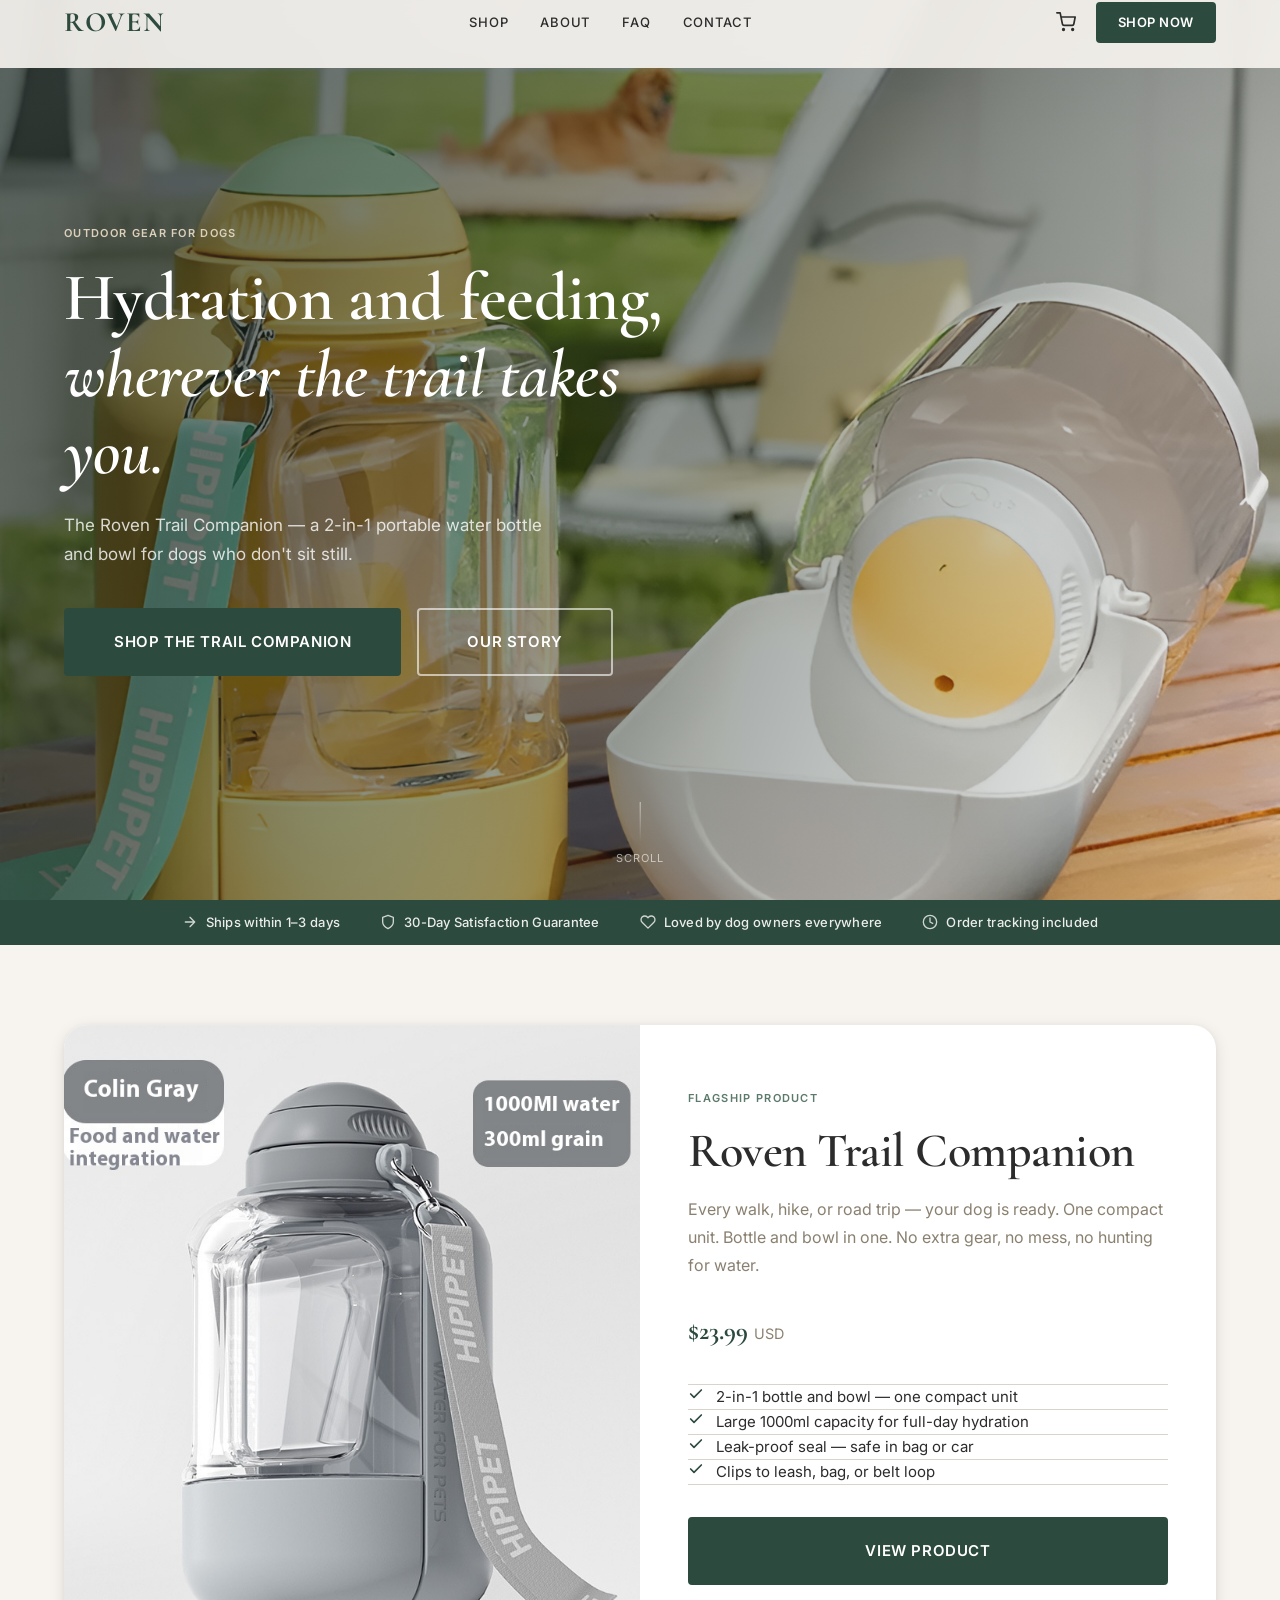
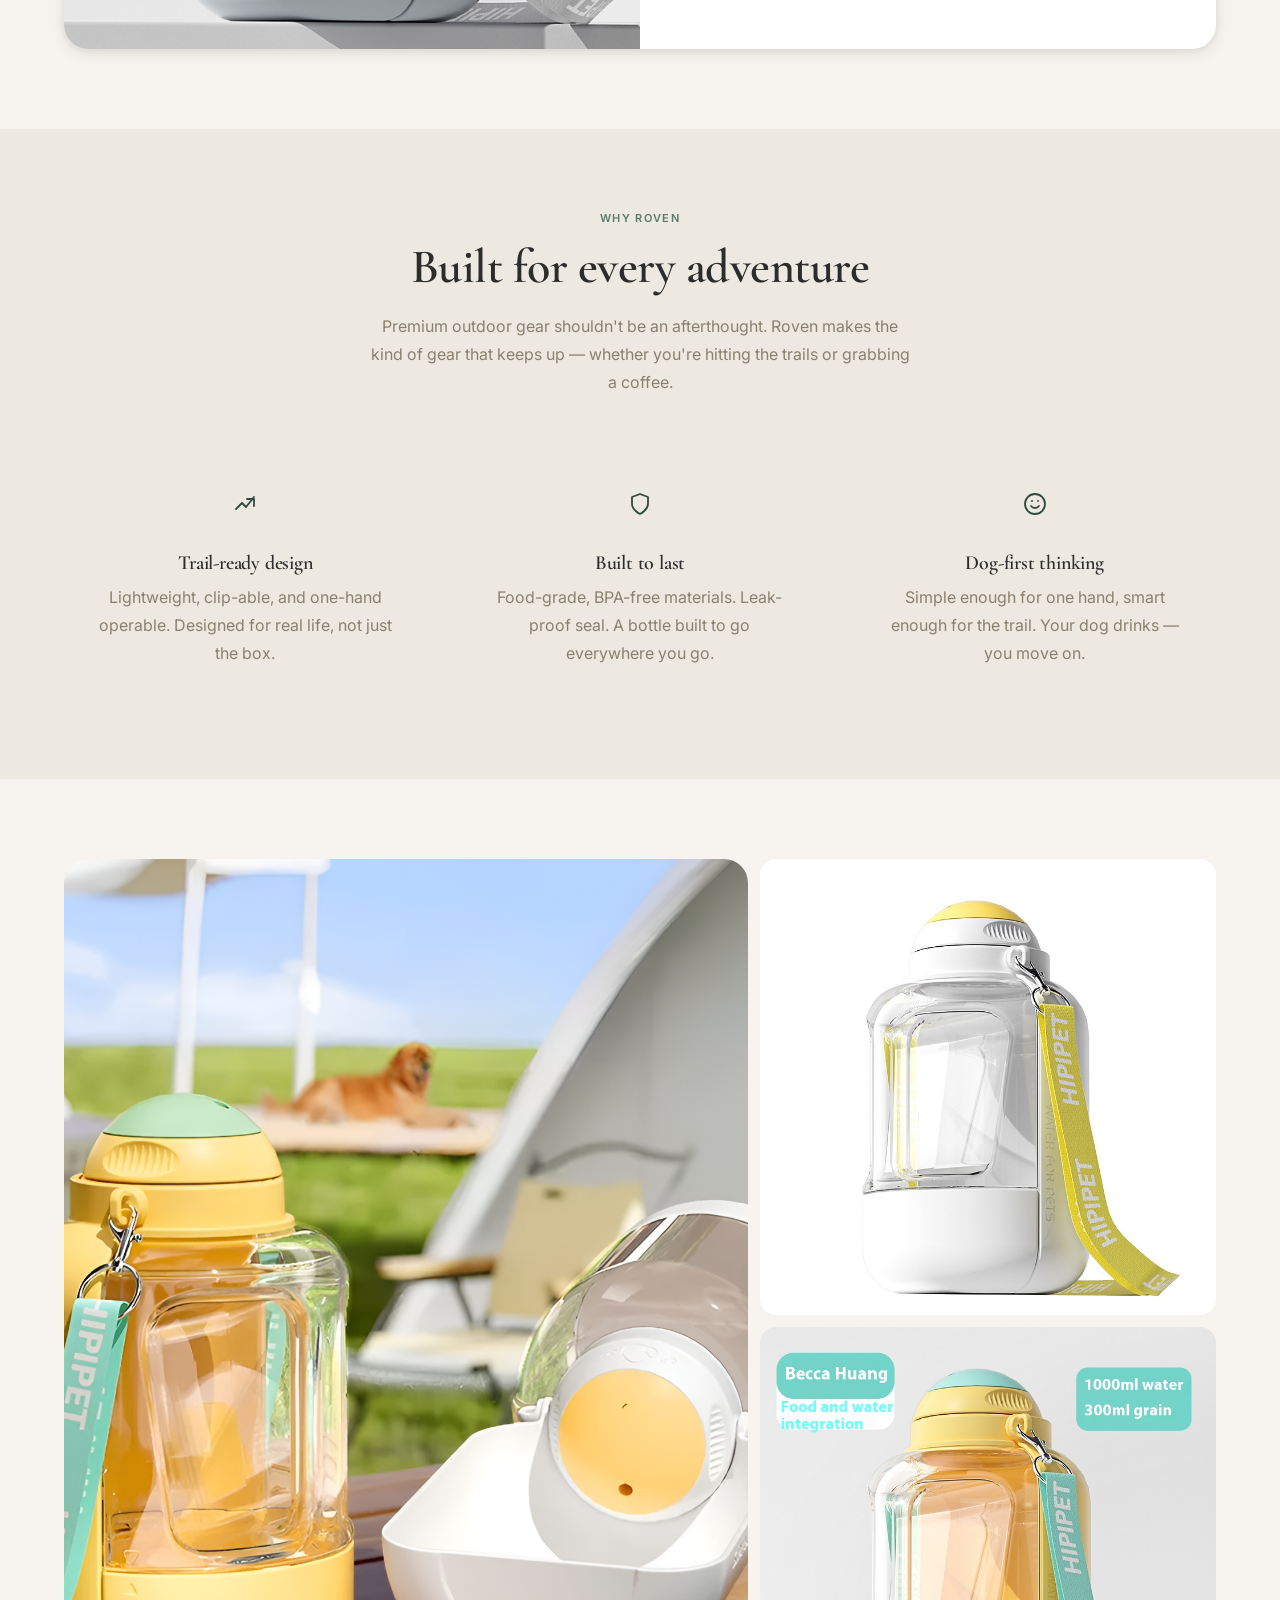
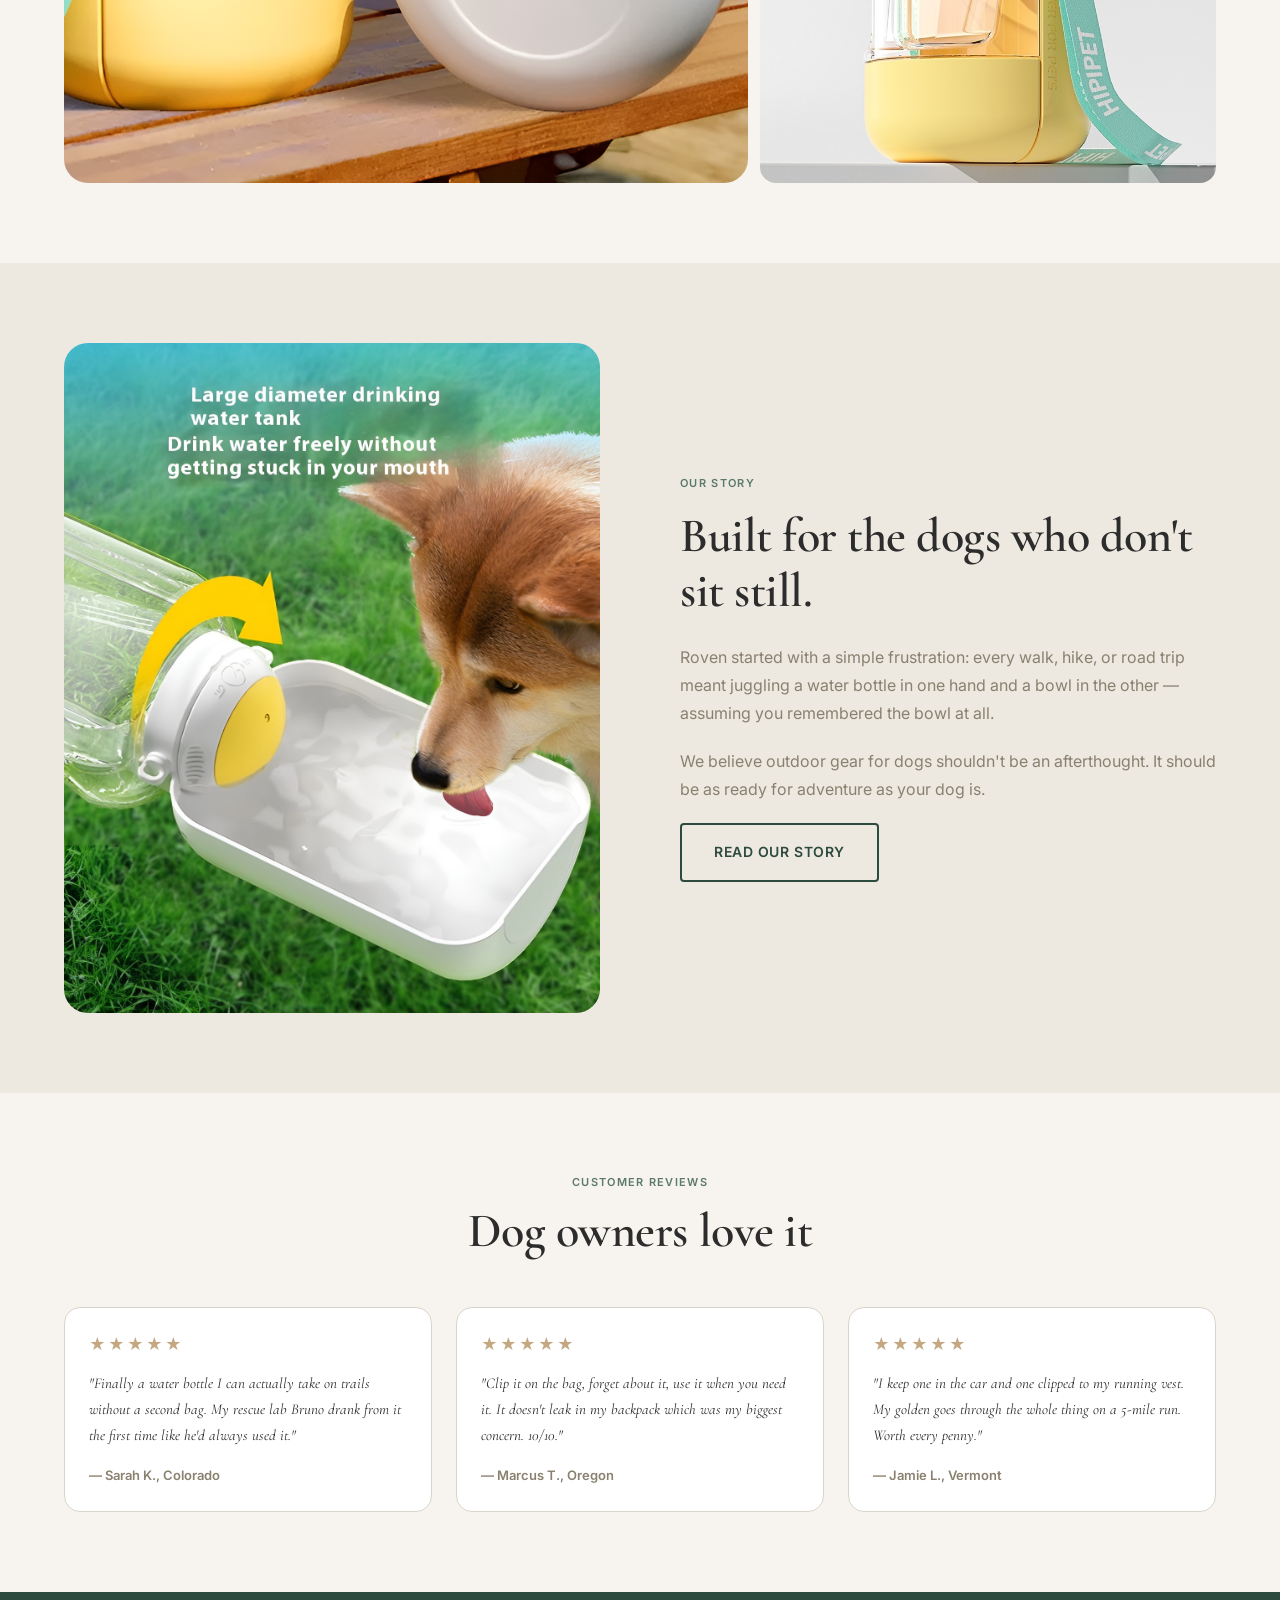
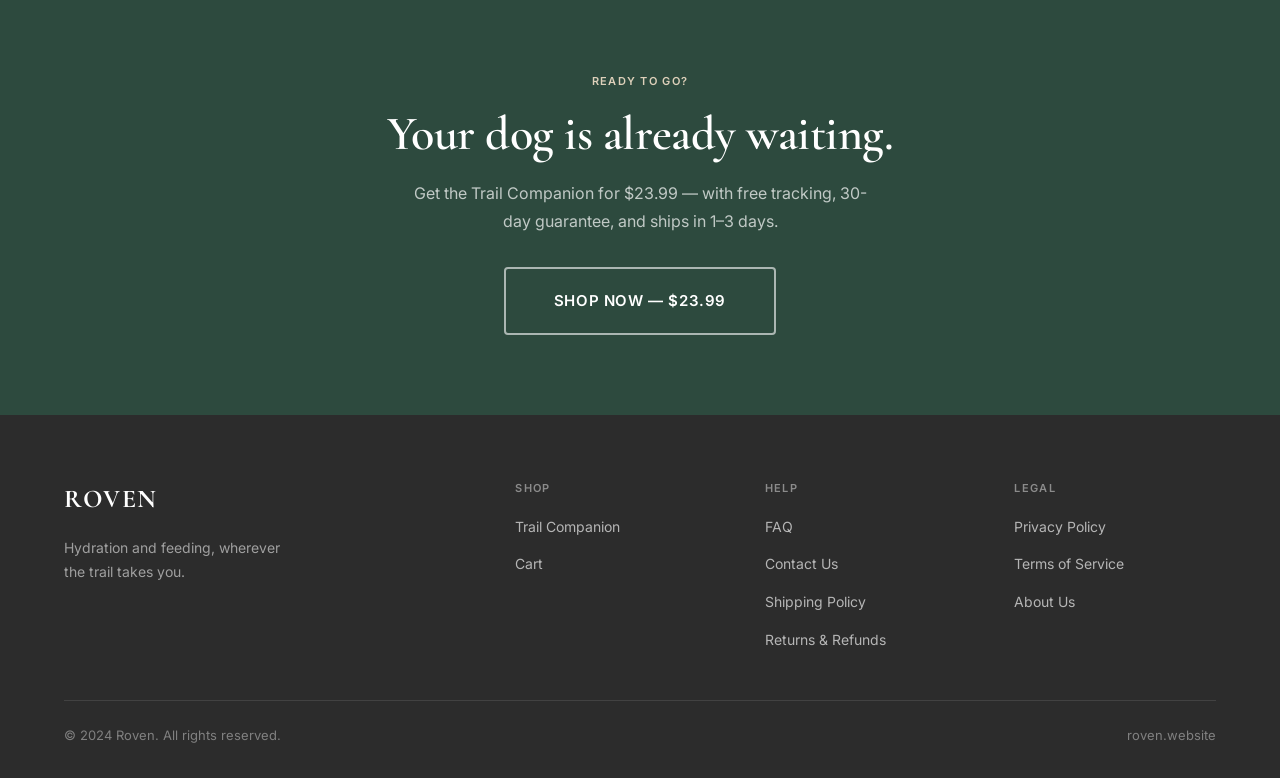
<file: index.html>
<!DOCTYPE html>
<html lang="en">
<head>
  <meta charset="UTF-8" />
  <meta name="viewport" content="width=device-width, initial-scale=1.0" />
  <title>Roven — Hydration & Feeding Gear for Dogs</title>
  <meta name="description" content="Roven makes premium outdoor gear for dogs. The Trail Companion 2-in-1 portable water bottle and bowl keeps your dog hydrated on every walk, hike, and road trip." />
  <meta name="theme-color" content="#2D4A3E" />
  <link rel="canonical" href="https://roven.website/" />
  <!-- Open Graph -->
  <meta property="og:title" content="Roven — Hydration & Feeding Gear for Dogs" />
  <meta property="og:description" content="Premium outdoor gear for dogs. Hydration and feeding, wherever the trail takes you." />
  <meta property="og:type" content="website" />
  <meta property="og:url" content="https://roven.website/" />
  <link rel="stylesheet" href="css/index.css" />
  <style>
    /* Page-specific overrides */
    .product-teaser {
      display: grid;
      grid-template-columns: 1fr 1fr;
      gap: 0;
      align-items: stretch;
      background: var(--c-white);
      border-radius: var(--r-xl);
      overflow: hidden;
      box-shadow: var(--shadow-md);
    }
    .product-teaser__img { aspect-ratio: unset; min-height: 480px; }
    .product-teaser__body {
      padding: var(--s-64) var(--s-48);
      display: flex;
      flex-direction: column;
      justify-content: center;
    }
    .product-teaser__body .label { margin-bottom: var(--s-16); }
    .product-teaser__body h2 { margin-bottom: var(--s-16); }
    .product-teaser__body > p { margin-bottom: var(--s-32); }
    .product-teaser__body .price-row {
      font-family: var(--f-serif);
      font-size: 1.6rem;
      font-weight: 700;
      color: var(--c-green);
      margin-bottom: var(--s-32);
    }
    .product-bullets {
      margin-bottom: var(--s-32);
    }
    .product-bullets li {
      display: flex;
      align-items: flex-start;
      gap: var(--s-12);
      padding-block: var(--s-10);
      border-bottom: 1px solid var(--c-border);
      font-size: 0.9375rem;
      color: var(--c-charcoal);
    }
    .product-bullets li:first-child { border-top: 1px solid var(--c-border); }
    .check { color: var(--c-green); flex-shrink: 0; margin-top: 1px; }
    .about-split {
      display: grid;
      grid-template-columns: 1fr 1fr;
      gap: var(--s-80);
      align-items: center;
    }
    .about-split__img {
      border-radius: var(--r-xl);
      overflow: hidden;
      aspect-ratio: 4/5;
    }
    .about-split__img img { width: 100%; height: 100%; object-fit: cover; }
    .about-split__body .label { margin-bottom: var(--s-16); }
    .about-split__body h2 { margin-bottom: var(--s-24); }
    .about-split__body p { margin-bottom: var(--s-20); }
    .mosaic-section .container { display: grid; grid-template-columns: 3fr 2fr; gap: var(--s-12); align-items: stretch; }
    .mosaic-tall { border-radius: var(--r-xl); overflow: hidden; }
    .mosaic-tall img { width: 100%; height: 100%; object-fit: cover; min-height: 420px; }
    .mosaic-stack { display: flex; flex-direction: column; gap: var(--s-12); }
    .mosaic-stack-item { border-radius: var(--r-lg); overflow: hidden; flex: 1; }
    .mosaic-stack-item img { width: 100%; height: 100%; object-fit: cover; min-height: 196px; }

    @media (max-width: 900px) {
      .product-teaser { grid-template-columns: 1fr; }
      .product-teaser__img { min-height: 280px; }
      .product-teaser__body { padding: var(--s-40) var(--s-32); }
      .about-split { grid-template-columns: 1fr; }
      .mosaic-section .container { grid-template-columns: 1fr; }
    }
    @media (max-width: 640px) {
      .product-teaser__body { padding: var(--s-32) var(--s-24); }
    }
  </style>
</head>
<body>

  <!-- ═══ NAVIGATION ═══ -->
  <nav class="nav" id="nav" role="navigation" aria-label="Main navigation">
    <div class="container">
      <div class="nav__inner">
        <a href="index.html" class="nav__logo" aria-label="Roven home">Roven</a>
        <div class="nav__links" role="list">
          <a href="product.html" class="nav__link" role="listitem">Shop</a>
          <a href="about.html"   class="nav__link" role="listitem">About</a>
          <a href="faq.html"     class="nav__link" role="listitem">FAQ</a>
          <a href="contact.html" class="nav__link" role="listitem">Contact</a>
        </div>
        <div class="nav__cta-wrap">
          <a href="cart.html" class="nav__cart-link" aria-label="View cart">
            <svg width="20" height="20" viewBox="0 0 24 24" fill="none" stroke="currentColor" stroke-width="2" stroke-linecap="round" stroke-linejoin="round" aria-hidden="true"><circle cx="9" cy="21" r="1"/><circle cx="20" cy="21" r="1"/><path d="M1 1h4l2.68 13.39a2 2 0 0 0 2 1.61h9.72a2 2 0 0 0 2-1.61L23 6H6"/></svg>
            <span class="cart-badge" style="display:none">0</span>
          </a>
          <a href="product.html" class="btn btn--primary nav__cta" id="nav-shop-cta">Shop Now</a>
        </div>
        <div class="nav__mobile-controls">
          <a href="cart.html" class="nav__cart-link" aria-label="View cart">
            <svg width="20" height="20" viewBox="0 0 24 24" fill="none" stroke="currentColor" stroke-width="2" stroke-linecap="round" stroke-linejoin="round" aria-hidden="true"><circle cx="9" cy="21" r="1"/><circle cx="20" cy="21" r="1"/><path d="M1 1h4l2.68 13.39a2 2 0 0 0 2 1.61h9.72a2 2 0 0 0 2-1.61L23 6H6"/></svg>
            <span class="cart-badge" style="display:none">0</span>
          </a>
          <button class="nav__hamburger" id="nav-hamburger" aria-label="Open menu" aria-expanded="false">
            <span></span><span></span><span></span>
          </button>
        </div>
      </div>
    </div>
  </nav>

  <!-- Mobile Menu -->
  <div class="nav__mobile" id="nav-mobile" role="dialog" aria-label="Mobile navigation">
    <a href="product.html" class="nav__link">Shop</a>
    <a href="about.html"   class="nav__link">About</a>
    <a href="faq.html"     class="nav__link">FAQ</a>
    <a href="contact.html" class="nav__link">Contact</a>
    <a href="product.html" class="btn btn--primary btn--full" style="margin-top:8px">Shop Now — $23.99</a>
  </div>

  <main>
    <!-- ═══ HERO ═══ -->
    <section class="hero" aria-label="Hero">
      <div class="hero__bg" style="background-image: url('assets/images/lifestyle-yellow.jpg');" role="img" aria-label="Dog drinking from Roven Trail Companion on a forest trail"></div>
      <div class="hero__overlay"></div>
      <div class="container">
        <div class="hero__content">
          <p class="label hero__label">Outdoor Gear for Dogs</p>
          <h1 class="hero__title">Hydration and feeding,<br><em>wherever the trail takes you.</em></h1>
          <p class="hero__sub">The Roven Trail Companion — a 2-in-1 portable water bottle and bowl for dogs who don't sit still.</p>
          <div class="hero__actions">
            <a href="product.html" class="btn btn--primary btn--lg" id="hero-shop-btn">Shop the Trail Companion</a>
            <a href="about.html"   class="btn btn--outline-white btn--lg" id="hero-about-btn">Our Story</a>
          </div>
        </div>
      </div>
      <div class="hero__scroll" aria-hidden="true">
        <div class="hero__scroll-line"></div>
        <span>Scroll</span>
      </div>
    </section>

    <!-- ═══ TRUST BAR ═══ -->
    <div class="trust-bar" role="complementary" aria-label="Trust signals">
      <div class="container">
        <div class="trust-bar__inner">
          <div class="trust-item">
            <svg width="16" height="16" viewBox="0 0 24 24" fill="none" stroke="currentColor" stroke-width="2" stroke-linecap="round" stroke-linejoin="round" aria-hidden="true"><path d="M5 12h14M12 5l7 7-7 7"/></svg>
            Ships within 1–3 days
          </div>
          <div class="trust-item">
            <svg width="16" height="16" viewBox="0 0 24 24" fill="none" stroke="currentColor" stroke-width="2" stroke-linecap="round" stroke-linejoin="round" aria-hidden="true"><path d="M12 22s8-4 8-10V5l-8-3-8 3v7c0 6 8 10 8 10z"/></svg>
            30-Day Satisfaction Guarantee
          </div>
          <div class="trust-item">
            <svg width="16" height="16" viewBox="0 0 24 24" fill="none" stroke="currentColor" stroke-width="2" stroke-linecap="round" stroke-linejoin="round" aria-hidden="true"><path d="M20.84 4.61a5.5 5.5 0 0 0-7.78 0L12 5.67l-1.06-1.06a5.5 5.5 0 0 0-7.78 7.78l1.06 1.06L12 21.23l7.78-7.78 1.06-1.06a5.5 5.5 0 0 0 0-7.78z"/></svg>
            Loved by dog owners everywhere
          </div>
          <div class="trust-item">
            <svg width="16" height="16" viewBox="0 0 24 24" fill="none" stroke="currentColor" stroke-width="2" stroke-linecap="round" stroke-linejoin="round" aria-hidden="true"><circle cx="12" cy="12" r="10"/><path d="M12 6v6l4 2"/></svg>
            Order tracking included
          </div>
        </div>
      </div>
    </div>

    <!-- ═══ PRODUCT TEASER ═══ -->
    <section class="section" aria-labelledby="product-teaser-heading">
      <div class="container">
        <div class="product-teaser fade-up">
          <div class="product-teaser__img">
            <img src="assets/images/product-grey-studio.jpg" alt="Roven Trail Companion — 2-in-1 portable dog water bottle with detachable bowl" loading="lazy" style="width:100%;height:100%;object-fit:cover;" />
          </div>
          <div class="product-teaser__body">
            <p class="label">Flagship Product</p>
            <h2 id="product-teaser-heading">Roven Trail Companion</h2>
            <p>Every walk, hike, or road trip — your dog is ready. One compact unit. Bottle and bowl in one. No extra gear, no mess, no hunting for water.</p>
            <div class="price-row">$23.99 <span style="font-size:0.9rem;color:var(--c-stone);font-weight:400;font-family:var(--f-sans);">USD</span></div>
            <ul class="product-bullets">
              <li><svg class="check" width="16" height="16" viewBox="0 0 24 24" fill="none" stroke="currentColor" stroke-width="2.5" stroke-linecap="round" stroke-linejoin="round" aria-hidden="true"><polyline points="20 6 9 17 4 12"/></svg>2-in-1 bottle and bowl — one compact unit</li>
              <li><svg class="check" width="16" height="16" viewBox="0 0 24 24" fill="none" stroke="currentColor" stroke-width="2.5" stroke-linecap="round" stroke-linejoin="round" aria-hidden="true"><polyline points="20 6 9 17 4 12"/></svg>Large 1000ml capacity for full-day hydration</li>
              <li><svg class="check" width="16" height="16" viewBox="0 0 24 24" fill="none" stroke="currentColor" stroke-width="2.5" stroke-linecap="round" stroke-linejoin="round" aria-hidden="true"><polyline points="20 6 9 17 4 12"/></svg>Leak-proof seal — safe in bag or car</li>
              <li><svg class="check" width="16" height="16" viewBox="0 0 24 24" fill="none" stroke="currentColor" stroke-width="2.5" stroke-linecap="round" stroke-linejoin="round" aria-hidden="true"><polyline points="20 6 9 17 4 12"/></svg>Clips to leash, bag, or belt loop</li>
            </ul>
            <a href="product.html" class="btn btn--primary btn--lg" id="teaser-shop-btn">View Product</a>
          </div>
        </div>
      </div>
    </section>

    <!-- ═══ WHY ROVEN ═══ -->
    <section class="section section--cream" aria-labelledby="why-roven-heading">
      <div class="container">
        <div class="section-header section-header--center fade-up">
          <p class="label">Why Roven</p>
          <h2 id="why-roven-heading">Built for every adventure</h2>
          <p>Premium outdoor gear shouldn't be an afterthought. Roven makes the kind of gear that keeps up — whether you're hitting the trails or grabbing a coffee.</p>
        </div>
        <div class="grid-3">
          <div class="feature-item fade-up fade-up-delay-1">
            <div class="feature-item__icon" aria-hidden="true">
              <svg width="24" height="24" viewBox="0 0 24 24" fill="none" stroke="currentColor" stroke-width="1.8" stroke-linecap="round" stroke-linejoin="round"><path d="M3 17l6-6 4 4 8-10"/><path d="M14 7h7v7"/></svg>
            </div>
            <h4>Trail-ready design</h4>
            <p>Lightweight, clip-able, and one-hand operable. Designed for real life, not just the box.</p>
          </div>
          <div class="feature-item fade-up fade-up-delay-2">
            <div class="feature-item__icon" aria-hidden="true">
              <svg width="24" height="24" viewBox="0 0 24 24" fill="none" stroke="currentColor" stroke-width="1.8" stroke-linecap="round" stroke-linejoin="round"><path d="M12 22s8-4 8-10V5l-8-3-8 3v7c0 6 8 10 8 10z"/></svg>
            </div>
            <h4>Built to last</h4>
            <p>Food-grade, BPA-free materials. Leak-proof seal. A bottle built to go everywhere you go.</p>
          </div>
          <div class="feature-item fade-up fade-up-delay-3">
            <div class="feature-item__icon" aria-hidden="true">
              <svg width="24" height="24" viewBox="0 0 24 24" fill="none" stroke="currentColor" stroke-width="1.8" stroke-linecap="round" stroke-linejoin="round"><circle cx="12" cy="12" r="10"/><path d="M8 14s1.5 2 4 2 4-2 4-2"/><line x1="9" y1="9" x2="9.01" y2="9"/><line x1="15" y1="9" x2="15.01" y2="9"/></svg>
            </div>
            <h4>Dog-first thinking</h4>
            <p>Simple enough for one hand, smart enough for the trail. Your dog drinks — you move on.</p>
          </div>
        </div>
      </div>
    </section>

    <!-- ═══ LIFESTYLE MOSAIC ═══ -->
    <section class="section mosaic-section" aria-label="Lifestyle imagery">
      <div class="container">
        <div class="mosaic-tall fade-up">
          <img src="assets/images/lifestyle-yellow.jpg" alt="Dog drinking water from Roven Trail Companion on a hiking trail" loading="lazy" />
        </div>
        <div class="mosaic-stack">
          <div class="mosaic-stack-item fade-up fade-up-delay-1">
            <img src="assets/images/product-white-studio.jpg" alt="Dog in car on a road trip, head out the window" loading="lazy" />
          </div>
          <div class="mosaic-stack-item fade-up fade-up-delay-2">
            <img src="assets/images/product-yellow-studio.jpg" alt="Roven Trail Companion clipped to a hiking backpack strap" loading="lazy" />
          </div>
        </div>
      </div>
    </section>

    <!-- ═══ ABOUT TEASER ═══ -->
    <section class="section section--cream" aria-labelledby="about-teaser-heading">
      <div class="container">
        <div class="about-split">
          <div class="about-split__img fade-up">
            <img src="assets/images/lifestyle-dog-drinking.jpg" alt="Woman and her dog on a mountain trail at golden hour" loading="lazy" />
          </div>
          <div class="about-split__body fade-up fade-up-delay-1">
            <p class="label">Our Story</p>
            <h2 id="about-teaser-heading">Built for the dogs who don't sit still.</h2>
            <p>Roven started with a simple frustration: every walk, hike, or road trip meant juggling a water bottle in one hand and a bowl in the other — assuming you remembered the bowl at all.</p>
            <p>We believe outdoor gear for dogs shouldn't be an afterthought. It should be as ready for adventure as your dog is.</p>
            <a href="about.html" class="btn btn--outline" id="home-about-btn">Read Our Story</a>
          </div>
        </div>
      </div>
    </section>

    <!-- ═══ REVIEWS ═══ -->
    <section class="section" aria-labelledby="reviews-heading">
      <div class="container">
        <div class="section-header section-header--center fade-up">
          <p class="label">Customer Reviews</p>
          <h2 id="reviews-heading">Dog owners love it</h2>
        </div>
        <div class="reviews-grid">
          <div class="review-card fade-up fade-up-delay-1">
            <div class="review-stars" aria-label="5 out of 5 stars">★★★★★</div>
            <p class="review-card__text">"Finally a water bottle I can actually take on trails without a second bag. My rescue lab Bruno drank from it the first time like he'd always used it."</p>
            <p class="review-card__author">— Sarah K., Colorado</p>
          </div>
          <div class="review-card fade-up fade-up-delay-2">
            <div class="review-stars" aria-label="5 out of 5 stars">★★★★★</div>
            <p class="review-card__text">"Clip it on the bag, forget about it, use it when you need it. It doesn't leak in my backpack which was my biggest concern. 10/10."</p>
            <p class="review-card__author">— Marcus T., Oregon</p>
          </div>
          <div class="review-card fade-up fade-up-delay-3">
            <div class="review-stars" aria-label="5 out of 5 stars">★★★★★</div>
            <p class="review-card__text">"I keep one in the car and one clipped to my running vest. My golden goes through the whole thing on a 5-mile run. Worth every penny."</p>
            <p class="review-card__author">— Jamie L., Vermont</p>
          </div>
        </div>
      </div>
    </section>

    <!-- ═══ CTA BANNER ═══ -->
    <section class="section section--green" aria-label="Call to action">
      <div class="container text-center">
        <p class="label" style="color:var(--c-sand-light);margin-bottom:var(--s-16);" class="fade-up">Ready to go?</p>
        <h2 style="color:var(--c-white);margin-bottom:var(--s-16);" class="fade-up">Your dog is already waiting.</h2>
        <p style="color:rgba(255,255,255,0.7);margin-bottom:var(--s-32);max-width:480px;margin-inline:auto;" class="fade-up">Get the Trail Companion for $23.99 — with free tracking, 30-day guarantee, and ships in 1–3 days.</p>
        <a href="product.html" class="btn btn--outline-white btn--lg fade-up" id="cta-banner-btn">Shop Now — $23.99</a>
      </div>
    </section>
  </main>

  <!-- ═══ FOOTER ═══ -->
  <footer class="footer" role="contentinfo">
    <div class="container">
      <div class="footer__grid">
        <div>
          <div class="footer__brand-logo">Roven</div>
          <p class="footer__tagline">Hydration and feeding, wherever the trail takes you.</p>
        </div>
        <div>
          <p class="footer__heading">Shop</p>
          <ul class="footer__links">
            <li><a href="product.html" class="footer__link">Trail Companion</a></li>
            <li><a href="cart.html" class="footer__link">Cart</a></li>
          </ul>
        </div>
        <div>
          <p class="footer__heading">Help</p>
          <ul class="footer__links">
            <li><a href="faq.html"      class="footer__link">FAQ</a></li>
            <li><a href="contact.html"  class="footer__link">Contact Us</a></li>
            <li><a href="shipping.html" class="footer__link">Shipping Policy</a></li>
            <li><a href="returns.html"  class="footer__link">Returns & Refunds</a></li>
          </ul>
        </div>
        <div>
          <p class="footer__heading">Legal</p>
          <ul class="footer__links">
            <li><a href="privacy.html"  class="footer__link">Privacy Policy</a></li>
            <li><a href="terms.html"    class="footer__link">Terms of Service</a></li>
            <li><a href="about.html"    class="footer__link">About Us</a></li>
          </ul>
        </div>
      </div>
      <div class="footer__bottom">
        <span>© 2024 Roven. All rights reserved.</span>
        <span>roven.website</span>
      </div>
    </div>
  </footer>

  <script src="js/main.js"></script>
</body>
</html>
</file>
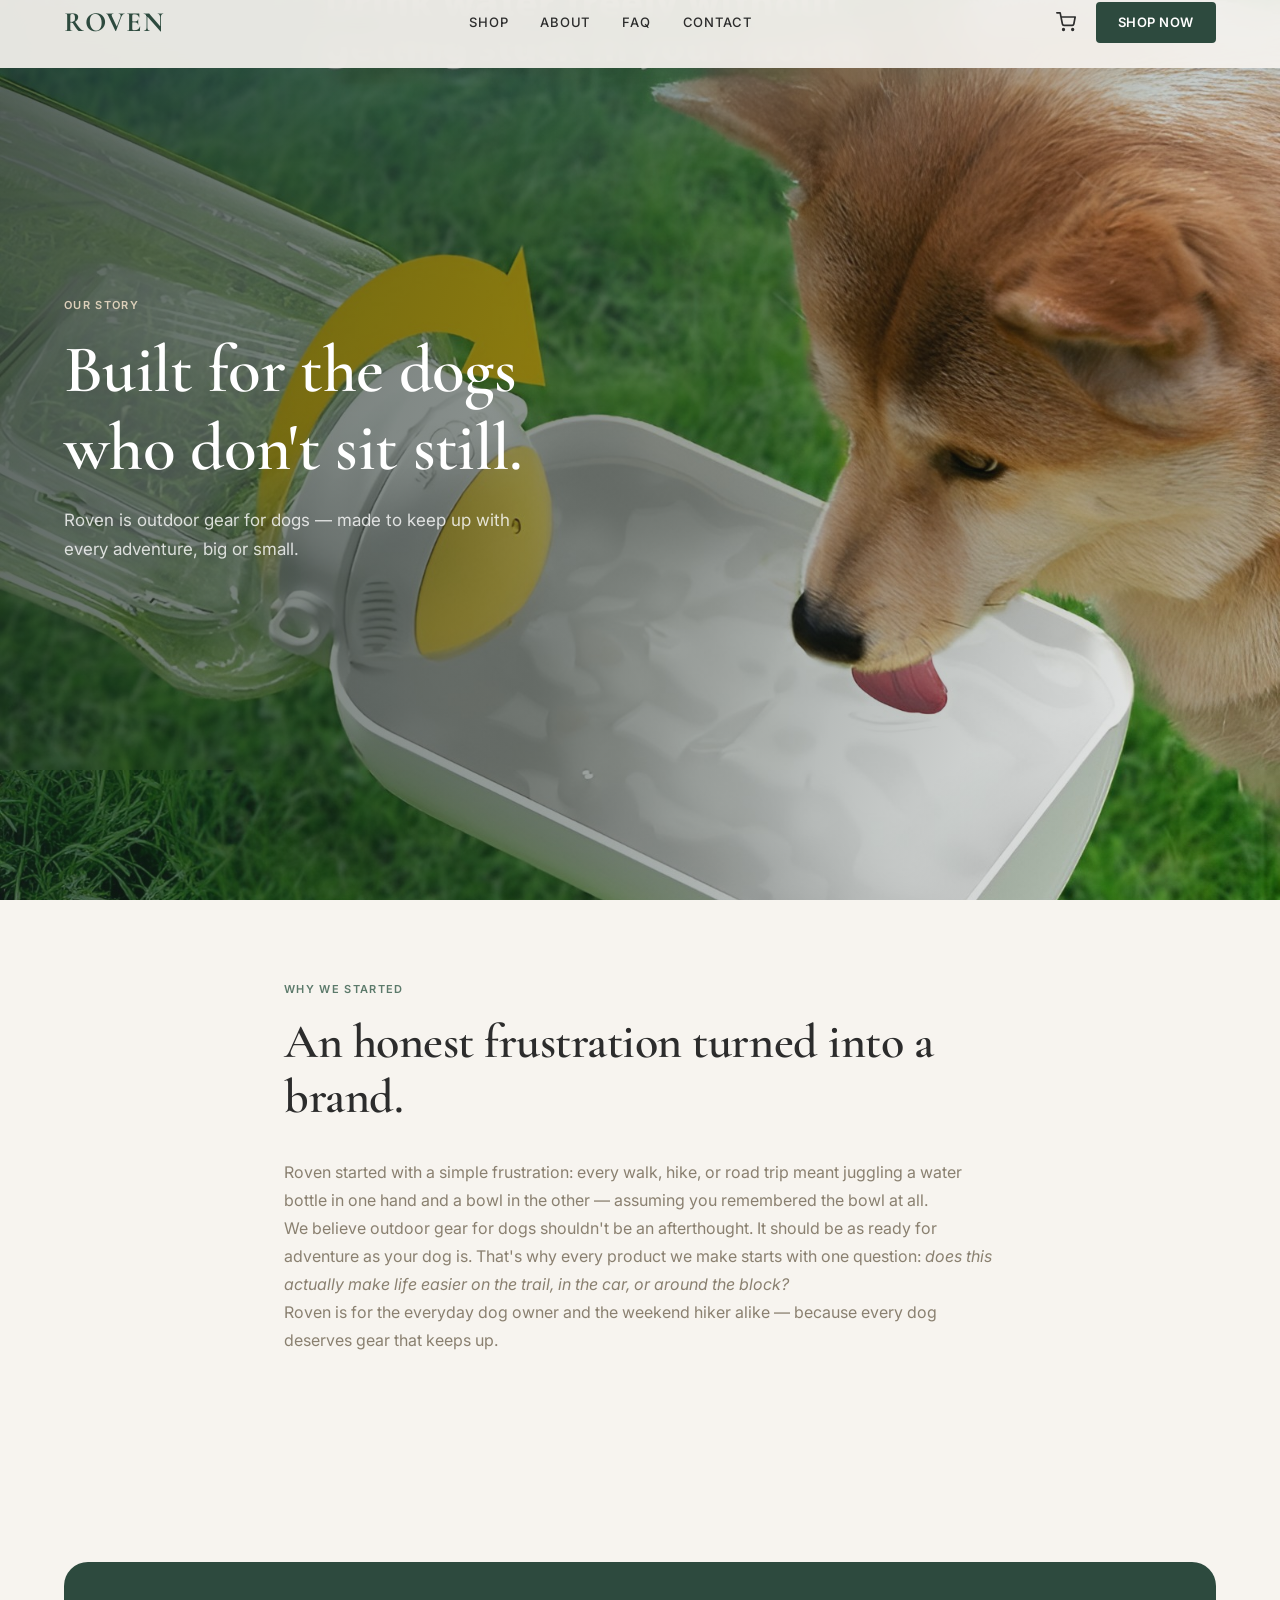
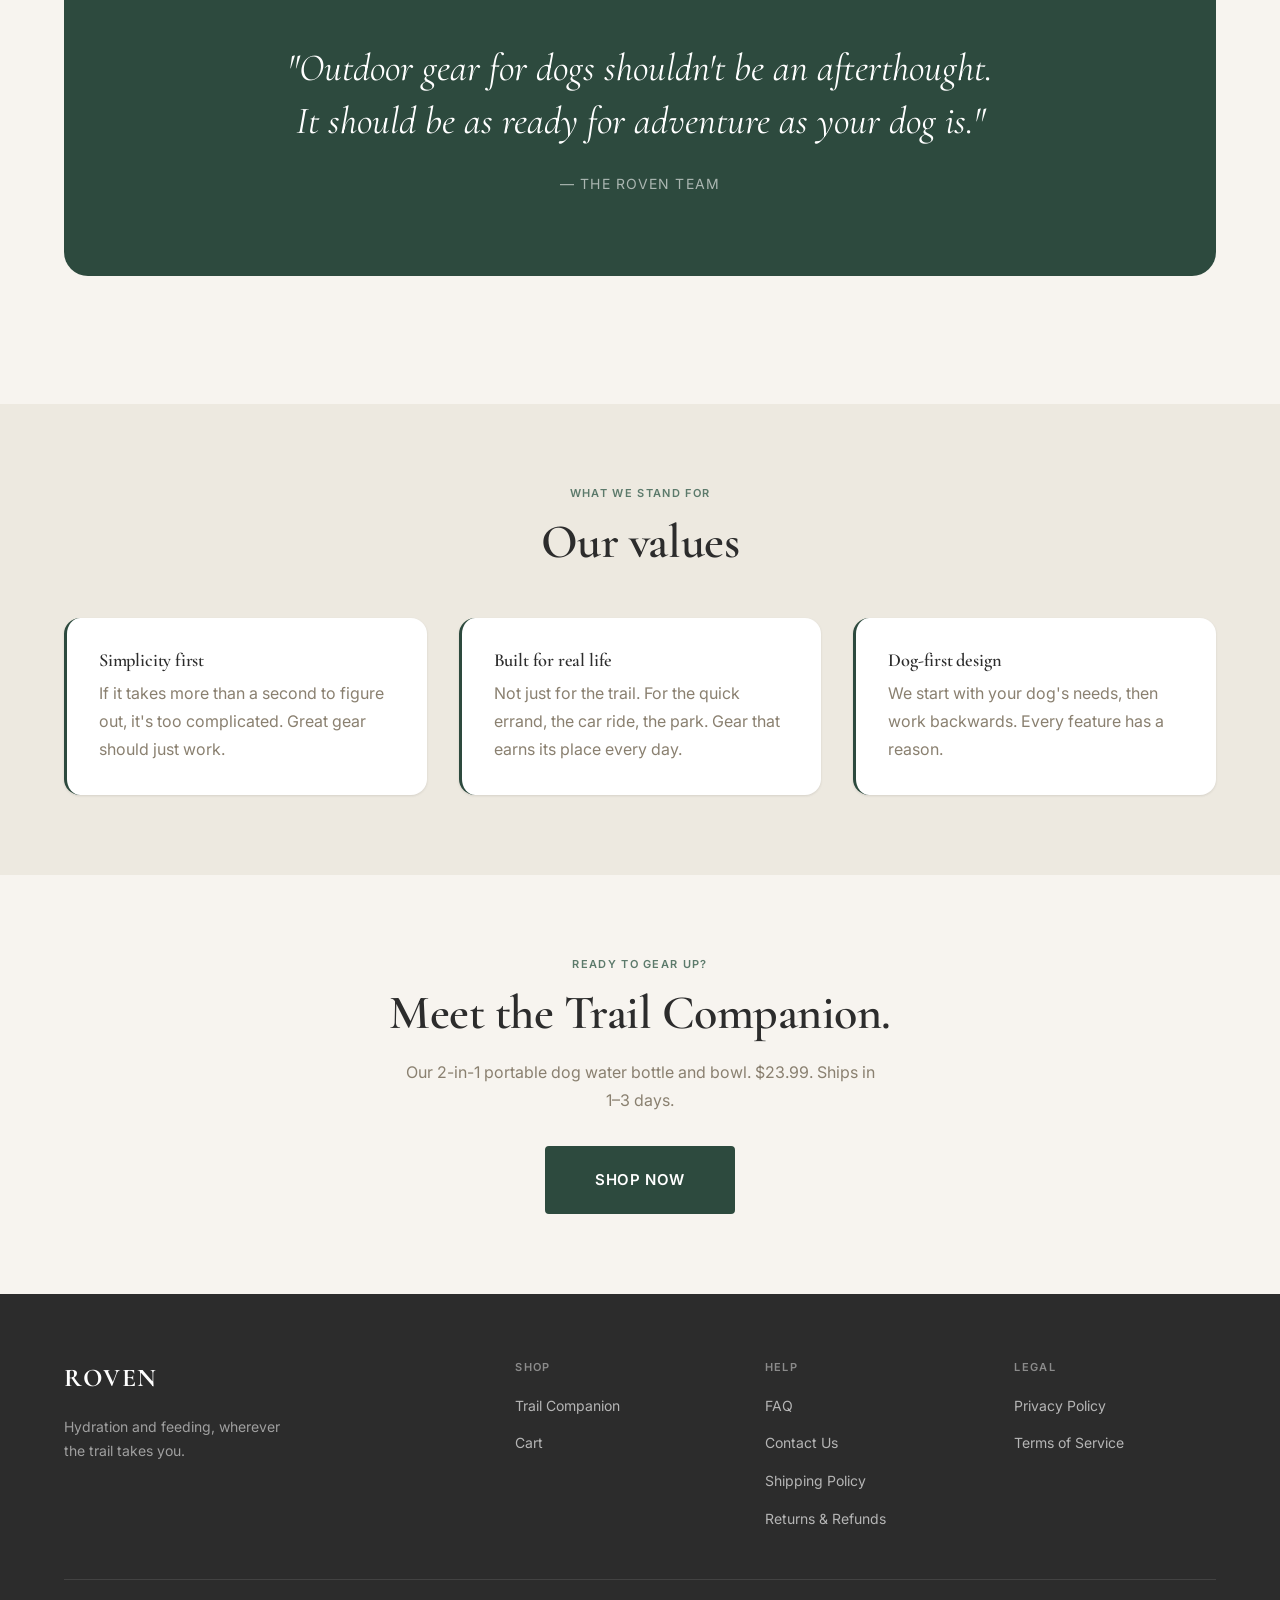
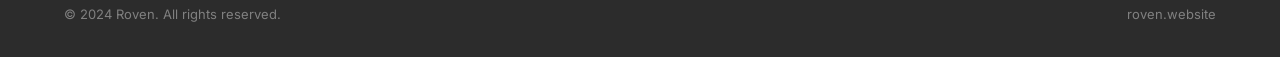
<file: about.html>
<!DOCTYPE html>
<html lang="en">

<head>
  <meta charset="UTF-8" />
  <meta name="viewport" content="width=device-width, initial-scale=1.0" />
  <title>About Us — Roven</title>
  <meta name="description"
    content="Roven started with a simple frustration. We make outdoor gear for dogs that keeps up with every adventure — from trail to sidewalk." />
  <link rel="canonical" href="https://roven.website/about" />
  <link rel="stylesheet" href="css/index.css" />
  <style>
    .about-hero-img {
      position: absolute;
      inset: 0;
      background: url('assets/images/lifestyle-dog-drinking.jpg') center/cover no-repeat;
    }

    .values-grid {
      display: grid;
      grid-template-columns: repeat(3, 1fr);
      gap: var(--s-32);
      margin-top: var(--s-48);
    }

    .value-card {
      padding: var(--s-32);
      background: var(--c-white);
      border-radius: var(--r-lg);
      box-shadow: var(--shadow-sm);
      border-left: 3px solid var(--c-green);
    }

    .value-card h4 {
      margin-bottom: var(--s-8);
      font-size: 1.15rem;
    }

    .brand-quote {
      background: var(--c-green);
      padding: var(--s-80);
      border-radius: var(--r-xl);
      text-align: center;
      margin-block: var(--s-80);
    }

    .brand-quote blockquote {
      font-family: var(--f-serif);
      font-size: clamp(1.6rem, 3vw, 2.4rem);
      font-style: italic;
      color: var(--c-white);
      line-height: 1.4;
      max-width: 720px;
      margin: 0 auto;
    }

    .brand-quote cite {
      display: block;
      margin-top: var(--s-24);
      font-family: var(--f-sans);
      font-size: 0.875rem;
      color: rgba(255, 255, 255, 0.6);
      font-style: normal;
      letter-spacing: 0.08em;
      text-transform: uppercase;
    }

    @media (max-width: 640px) {
      .values-grid {
        grid-template-columns: 1fr;
      }

      .brand-quote {
        padding: var(--s-48) var(--s-24);
      }
    }
  </style>
</head>

<body>

  <nav class="nav" id="nav" role="navigation" aria-label="Main navigation">
    <div class="container">
      <div class="nav__inner">
        <a href="index.html" class="nav__logo" aria-label="Roven home">Roven</a>
        <div class="nav__links" role="list">
          <a href="product.html" class="nav__link" role="listitem">Shop</a>
          <a href="about.html" class="nav__link" role="listitem">About</a>
          <a href="faq.html" class="nav__link" role="listitem">FAQ</a>
          <a href="contact.html" class="nav__link" role="listitem">Contact</a>
        </div>
        <div class="nav__cta-wrap">
          <a href="cart.html" class="nav__cart-link" aria-label="View cart">
            <svg width="20" height="20" viewBox="0 0 24 24" fill="none" stroke="currentColor" stroke-width="2" stroke-linecap="round" stroke-linejoin="round" aria-hidden="true"><circle cx="9" cy="21" r="1"/><circle cx="20" cy="21" r="1"/><path d="M1 1h4l2.68 13.39a2 2 0 0 0 2 1.61h9.72a2 2 0 0 0 2-1.61L23 6H6"/></svg>
            <span class="cart-badge" style="display:none">0</span>
          </a>
          <a href="product.html" class="btn btn--primary nav__cta" id="nav-shop-cta">Shop Now</a>
        </div>
        <div class="nav__mobile-controls">
          <a href="cart.html" class="nav__cart-link" aria-label="View cart">
            <svg width="20" height="20" viewBox="0 0 24 24" fill="none" stroke="currentColor" stroke-width="2" stroke-linecap="round" stroke-linejoin="round" aria-hidden="true"><circle cx="9" cy="21" r="1"/><circle cx="20" cy="21" r="1"/><path d="M1 1h4l2.68 13.39a2 2 0 0 0 2 1.61h9.72a2 2 0 0 0 2-1.61L23 6H6"/></svg>
            <span class="cart-badge" style="display:none">0</span>
          </a>
          <button class="nav__hamburger" id="nav-hamburger" aria-label="Open menu" aria-expanded="false">
            <span></span><span></span><span></span>
          </button>
        </div>
      </div>
    </div>
  </nav>
  <div class="nav__mobile" id="nav-mobile" role="dialog" aria-label="Mobile navigation">
    <a href="product.html" class="nav__link">Shop</a>
    <a href="about.html" class="nav__link">About</a>
    <a href="faq.html" class="nav__link">FAQ</a>
    <a href="contact.html" class="nav__link">Contact</a>
    <a href="product.html" class="btn btn--primary btn--full" style="margin-top:8px">Shop Now — $23.99</a>
  </div>

  <main>
    <!-- Page Hero with Image Background -->
    <section class="hero" style="min-height:65vh;" aria-label="About Roven">
      <div class="about-hero-img" role="img" aria-label="Woman and dog on a mountain trail at golden hour"></div>
      <div class="hero__overlay"></div>
      <div class="container">
        <div class="hero__content" style="max-width:560px">
          <p class="label hero__label">Our Story</p>
          <h1 class="hero__title">Built for the dogs who don't sit still.</h1>
          <p class="hero__sub">Roven is outdoor gear for dogs — made to keep up with every adventure, big or small.</p>
        </div>
      </div>
    </section>

    <!-- Brand Story -->
    <section class="section" aria-labelledby="brand-story-heading">
      <div class="container container--narrow">
        <div class="fade-up">
          <p class="label" style="margin-bottom:var(--s-16)">Why We Started</p>
          <h2 id="brand-story-heading">An honest frustration turned into a brand.</h2>
        </div>
        <div class="fade-up fade-up-delay-1" style="margin-top:var(--s-32)">
          <p>Roven started with a simple frustration: every walk, hike, or road trip meant juggling a water bottle in
            one hand and a bowl in the other — assuming you remembered the bowl at all.</p>
          <p>We believe outdoor gear for dogs shouldn't be an afterthought. It should be as ready for adventure as your
            dog is. That's why every product we make starts with one question: <em>does this actually make life easier
              on the trail, in the car, or around the block?</em></p>
          <p>Roven is for the everyday dog owner and the weekend hiker alike — because every dog deserves gear that
            keeps up.</p>
        </div>
      </div>
    </section>

    <!-- Brand Quote -->
    <section class="section--sm" aria-label="Brand philosophy">
      <div class="container">
        <div class="brand-quote fade-up">
          <blockquote>
            "Outdoor gear for dogs shouldn't be an afterthought. It should be as ready for adventure as your dog is."
          </blockquote>
          <cite>— The Roven Team</cite>
        </div>
      </div>
    </section>

    <!-- Values -->
    <section class="section section--cream" aria-labelledby="values-heading">
      <div class="container">
        <div class="section-header section-header--center fade-up">
          <p class="label">What We Stand For</p>
          <h2 id="values-heading">Our values</h2>
        </div>
        <div class="values-grid">
          <div class="value-card fade-up fade-up-delay-1">
            <h4>Simplicity first</h4>
            <p>If it takes more than a second to figure out, it's too complicated. Great gear should just work.</p>
          </div>
          <div class="value-card fade-up fade-up-delay-2">
            <h4>Built for real life</h4>
            <p>Not just for the trail. For the quick errand, the car ride, the park. Gear that earns its place every
              day.</p>
          </div>
          <div class="value-card fade-up fade-up-delay-3">
            <h4>Dog-first design</h4>
            <p>We start with your dog's needs, then work backwards. Every feature has a reason.</p>
          </div>
        </div>
      </div>
    </section>

    <!-- CTA -->
    <section class="section" aria-label="Shop call to action">
      <div class="container text-center fade-up">
        <p class="label" style="margin-bottom:var(--s-12)">Ready to gear up?</p>
        <h2 style="margin-bottom:var(--s-16)">Meet the Trail Companion.</h2>
        <p style="max-width:480px;margin:0 auto var(--s-32)">Our 2-in-1 portable dog water bottle and bowl. $23.99.
          Ships in 1–3 days.</p>
        <a href="product.html" class="btn btn--primary btn--lg" id="about-shop-btn">Shop Now</a>
      </div>
    </section>
  </main>

  <footer class="footer" role="contentinfo">
    <div class="container">
      <div class="footer__grid">
        <div>
          <div class="footer__brand-logo">Roven</div>
          <p class="footer__tagline">Hydration and feeding, wherever the trail takes you.</p>
        </div>
        <div>
          <p class="footer__heading">Shop</p>
          <ul class="footer__links">
            <li><a href="product.html" class="footer__link">Trail Companion</a></li>
            <li><a href="cart.html" class="footer__link">Cart</a></li>
          </ul>
        </div>
        <div>
          <p class="footer__heading">Help</p>
          <ul class="footer__links">
            <li><a href="faq.html" class="footer__link">FAQ</a></li>
            <li><a href="contact.html" class="footer__link">Contact Us</a></li>
            <li><a href="shipping.html" class="footer__link">Shipping Policy</a></li>
            <li><a href="returns.html" class="footer__link">Returns & Refunds</a></li>
          </ul>
        </div>
        <div>
          <p class="footer__heading">Legal</p>
          <ul class="footer__links">
            <li><a href="privacy.html" class="footer__link">Privacy Policy</a></li>
            <li><a href="terms.html" class="footer__link">Terms of Service</a></li>
          </ul>
        </div>
      </div>
      <div class="footer__bottom">
        <span>© 2024 Roven. All rights reserved.</span>
        <span>roven.website</span>
      </div>
    </div>
  </footer>

  <script src="js/main.js"></script>
</body>

</html>
</file>
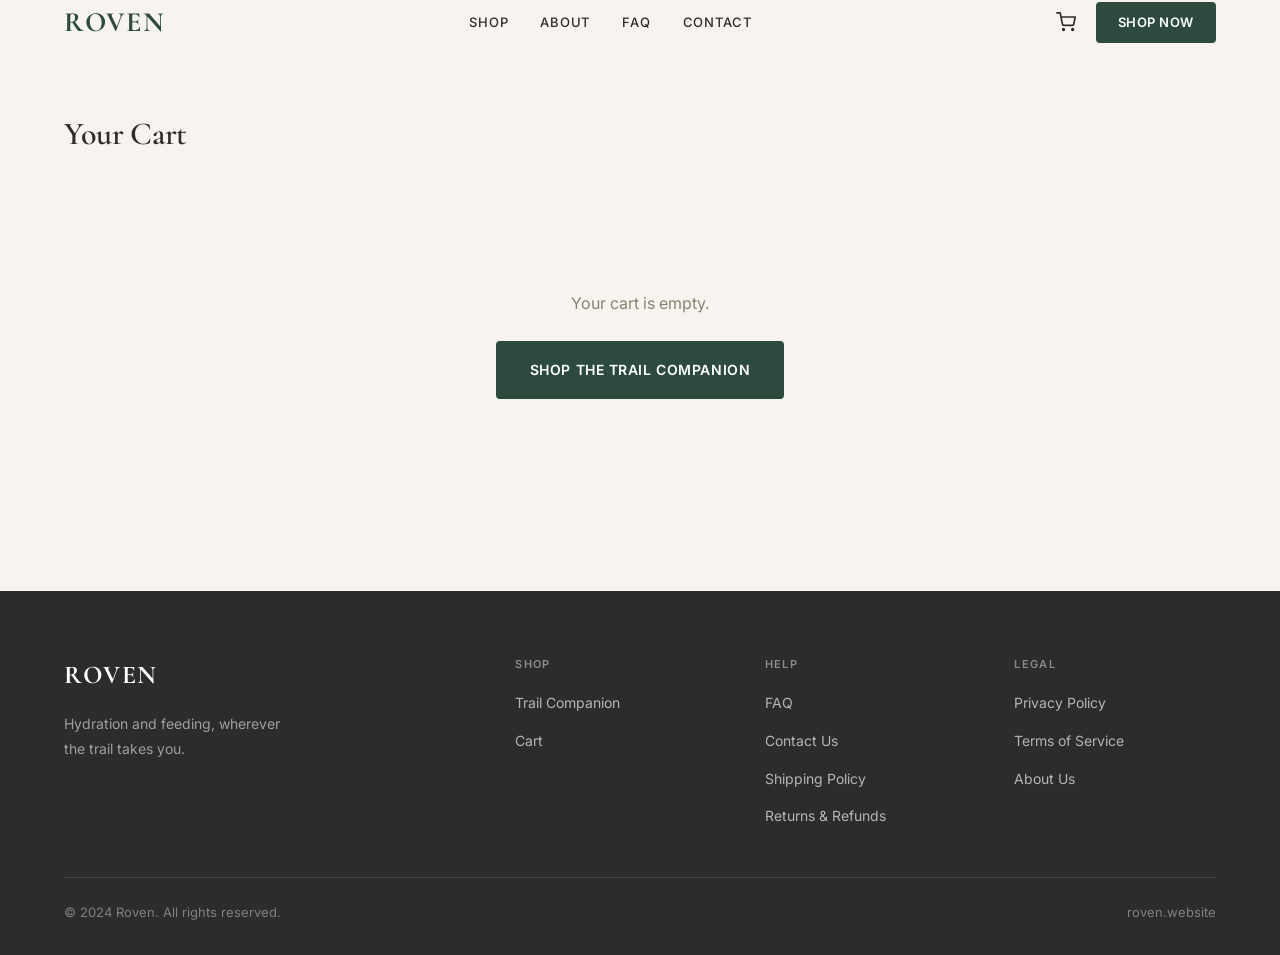
<file: cart.html>
<!DOCTYPE html>
<html lang="en">
<head>
  <meta charset="UTF-8" />
  <meta name="viewport" content="width=device-width, initial-scale=1.0" />
  <title>Your Cart | Roven</title>
  <meta name="description" content="Review your cart and check out securely through Roven's Shopify store." />
  <link rel="canonical" href="https://roven.website/cart" />
  <meta name="robots" content="noindex" />
  <link rel="stylesheet" href="css/index.css" />
</head>
<body>

  <!-- ═══ NAVIGATION ═══ -->
  <nav class="nav" id="nav" role="navigation" aria-label="Main navigation">
    <div class="container">
      <div class="nav__inner">
        <a href="index.html" class="nav__logo" aria-label="Roven home">Roven</a>
        <div class="nav__links" role="list">
          <a href="product.html" class="nav__link" role="listitem">Shop</a>
          <a href="about.html"   class="nav__link" role="listitem">About</a>
          <a href="faq.html"     class="nav__link" role="listitem">FAQ</a>
          <a href="contact.html" class="nav__link" role="listitem">Contact</a>
        </div>
        <div class="nav__cta-wrap">
          <a href="cart.html" class="nav__cart-link" aria-label="View cart" aria-current="page">
            <svg width="20" height="20" viewBox="0 0 24 24" fill="none" stroke="currentColor" stroke-width="2" stroke-linecap="round" stroke-linejoin="round" aria-hidden="true"><circle cx="9" cy="21" r="1"/><circle cx="20" cy="21" r="1"/><path d="M1 1h4l2.68 13.39a2 2 0 0 0 2 1.61h9.72a2 2 0 0 0 2-1.61L23 6H6"/></svg>
            <span class="cart-badge" style="display:none">0</span>
          </a>
          <a href="product.html" class="btn btn--primary nav__cta" id="nav-shop-cta">Shop Now</a>
        </div>
        <div class="nav__mobile-controls">
          <a href="cart.html" class="nav__cart-link" aria-label="View cart">
            <svg width="20" height="20" viewBox="0 0 24 24" fill="none" stroke="currentColor" stroke-width="2" stroke-linecap="round" stroke-linejoin="round" aria-hidden="true"><circle cx="9" cy="21" r="1"/><circle cx="20" cy="21" r="1"/><path d="M1 1h4l2.68 13.39a2 2 0 0 0 2 1.61h9.72a2 2 0 0 0 2-1.61L23 6H6"/></svg>
            <span class="cart-badge" style="display:none">0</span>
          </a>
          <button class="nav__hamburger" id="nav-hamburger" aria-label="Open menu" aria-expanded="false">
            <span></span><span></span><span></span>
          </button>
        </div>
      </div>
    </div>
  </nav>
  <div class="nav__mobile" id="nav-mobile" role="dialog" aria-label="Mobile navigation">
    <a href="product.html" class="nav__link">Shop</a>
    <a href="about.html"   class="nav__link">About</a>
    <a href="faq.html"     class="nav__link">FAQ</a>
    <a href="contact.html" class="nav__link">Contact</a>
    <a href="product.html" class="btn btn--primary btn--full" style="margin-top:8px">Shop Now — $23.99</a>
  </div>

  <main>
    <div class="cart-page-wrap">
      <div class="container">

        <h1 style="font-size:2rem;margin-bottom:var(--s-40);">Your Cart</h1>

        <div id="cart-empty" class="cart-empty">
          <p>Your cart is empty.</p>
          <a href="product.html" class="btn btn--primary">Shop the Trail Companion</a>
        </div>

        <div class="cart-layout" id="cart-summary">
          <div class="cart-items" id="cart-items" aria-label="Cart items"></div>

          <aside class="cart-summary" aria-label="Order summary">
            <h2>Order Summary</h2>
            <div class="cart-summary__row cart-summary__row--total">
              <span>Subtotal</span>
              <span id="cart-subtotal">$0.00</span>
            </div>
            <button type="button" class="btn btn--primary btn--lg btn--full" id="checkout-btn" style="margin-top:var(--s-24);">
              Proceed to Checkout
            </button>
            <p class="cart-summary__note">You'll enter shipping and payment details on Roven's secure Shopify checkout.</p>
          </aside>
        </div>

      </div>
    </div>
  </main>

  <!-- ═══ FOOTER ═══ -->
  <footer class="footer" role="contentinfo">
    <div class="container">
      <div class="footer__grid">
        <div>
          <div class="footer__brand-logo">Roven</div>
          <p class="footer__tagline">Hydration and feeding, wherever the trail takes you.</p>
        </div>
        <div>
          <p class="footer__heading">Shop</p>
          <ul class="footer__links">
            <li><a href="product.html" class="footer__link">Trail Companion</a></li>
            <li><a href="cart.html" class="footer__link">Cart</a></li>
          </ul>
        </div>
        <div>
          <p class="footer__heading">Help</p>
          <ul class="footer__links">
            <li><a href="faq.html"      class="footer__link">FAQ</a></li>
            <li><a href="contact.html"  class="footer__link">Contact Us</a></li>
            <li><a href="shipping.html" class="footer__link">Shipping Policy</a></li>
            <li><a href="returns.html"  class="footer__link">Returns & Refunds</a></li>
          </ul>
        </div>
        <div>
          <p class="footer__heading">Legal</p>
          <ul class="footer__links">
            <li><a href="privacy.html"  class="footer__link">Privacy Policy</a></li>
            <li><a href="terms.html"    class="footer__link">Terms of Service</a></li>
            <li><a href="about.html"    class="footer__link">About Us</a></li>
          </ul>
        </div>
      </div>
      <div class="footer__bottom">
        <span>© 2024 Roven. All rights reserved.</span>
        <span>roven.website</span>
      </div>
    </div>
  </footer>

  <script src="js/main.js"></script>
</body>
</html>
</file>
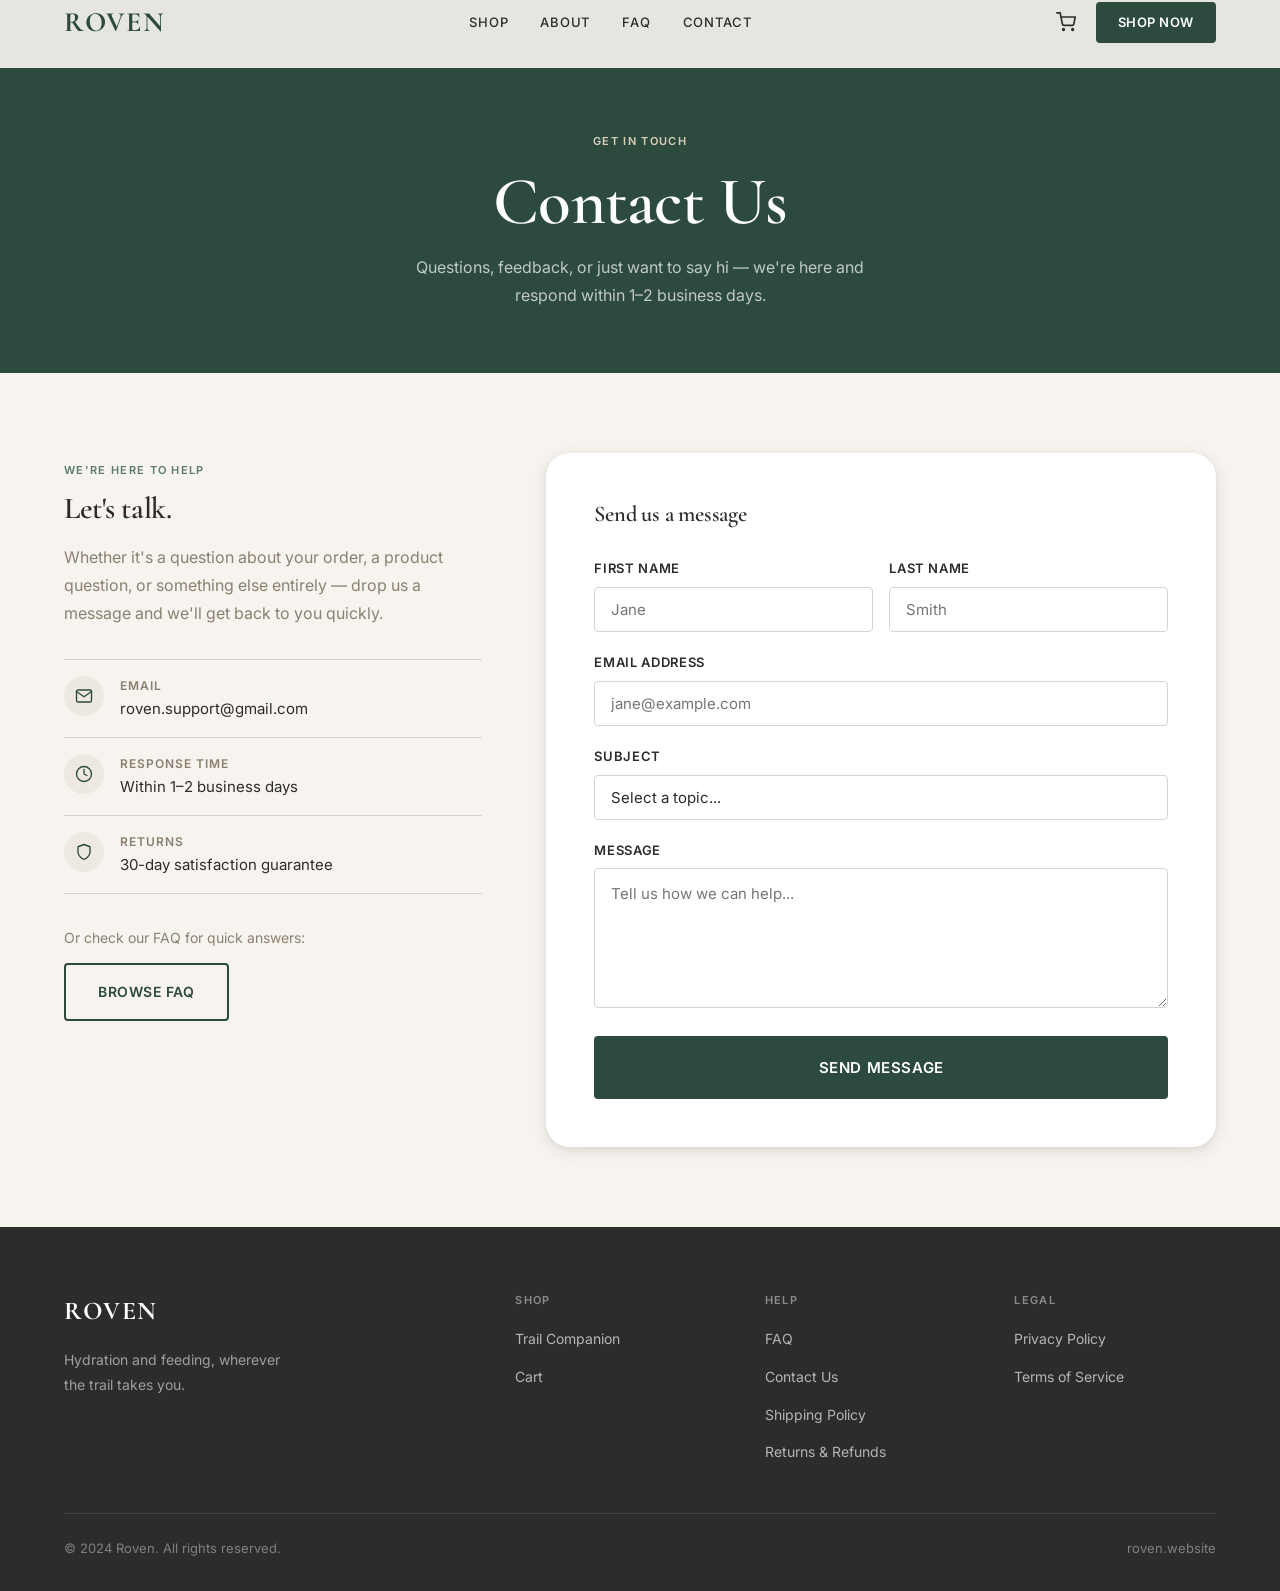
<file: contact.html>
<!DOCTYPE html>
<html lang="en">
<head>
  <meta charset="UTF-8" />
  <meta name="viewport" content="width=device-width, initial-scale=1.0" />
  <title>Contact Us — Roven</title>
  <meta name="description" content="Have a question about your Roven order or our products? Get in touch — we respond within 1–2 business days." />
  <link rel="canonical" href="https://roven.website/contact" />
  <link rel="stylesheet" href="css/index.css" />
  <style>
    .contact-layout {
      display: grid;
      grid-template-columns: 1fr 1.6fr;
      gap: var(--s-64);
      align-items: start;
    }
    .contact-info { padding-top: var(--s-8); }
    .contact-info h2 { font-size: 1.9rem; margin-bottom: var(--s-16); }
    .contact-info > p { margin-bottom: var(--s-32); }
    .contact-detail {
      display: flex;
      align-items: flex-start;
      gap: var(--s-16);
      padding-block: var(--s-16);
      border-bottom: 1px solid var(--c-border);
    }
    .contact-detail:first-of-type { border-top: 1px solid var(--c-border); }
    .contact-detail__icon {
      width: 40px;
      height: 40px;
      background: var(--c-cream);
      border-radius: var(--r-pill);
      display: flex;
      align-items: center;
      justify-content: center;
      color: var(--c-green);
      flex-shrink: 0;
    }
    .contact-detail__label {
      font-size: 0.75rem;
      font-weight: 600;
      letter-spacing: 0.08em;
      text-transform: uppercase;
      color: var(--c-stone);
      margin-bottom: 2px;
    }
    .contact-detail__value { font-size: 0.9375rem; color: var(--c-charcoal); }
    .contact-form-card {
      background: var(--c-white);
      border-radius: var(--r-xl);
      padding: var(--s-48);
      box-shadow: var(--shadow-md);
    }
    .contact-form-card h3 { font-size: 1.4rem; margin-bottom: var(--s-32); }
    .form-row { display: grid; grid-template-columns: 1fr 1fr; gap: var(--s-16); }
    @media (max-width: 900px) {
      .contact-layout { grid-template-columns: 1fr; }
    }
    @media (max-width: 640px) {
      .contact-form-card { padding: var(--s-32) var(--s-24); }
      .form-row { grid-template-columns: 1fr; }
    }
  </style>
</head>
<body>

  <nav class="nav" id="nav" role="navigation" aria-label="Main navigation">
    <div class="container">
      <div class="nav__inner">
        <a href="index.html" class="nav__logo" aria-label="Roven home">Roven</a>
        <div class="nav__links" role="list">
          <a href="product.html" class="nav__link" role="listitem">Shop</a>
          <a href="about.html"   class="nav__link" role="listitem">About</a>
          <a href="faq.html"     class="nav__link" role="listitem">FAQ</a>
          <a href="contact.html" class="nav__link" role="listitem">Contact</a>
        </div>
        <div class="nav__cta-wrap">
          <a href="cart.html" class="nav__cart-link" aria-label="View cart">
            <svg width="20" height="20" viewBox="0 0 24 24" fill="none" stroke="currentColor" stroke-width="2" stroke-linecap="round" stroke-linejoin="round" aria-hidden="true"><circle cx="9" cy="21" r="1"/><circle cx="20" cy="21" r="1"/><path d="M1 1h4l2.68 13.39a2 2 0 0 0 2 1.61h9.72a2 2 0 0 0 2-1.61L23 6H6"/></svg>
            <span class="cart-badge" style="display:none">0</span>
          </a>
          <a href="product.html" class="btn btn--primary nav__cta" id="nav-shop-cta">Shop Now</a>
        </div>
        <div class="nav__mobile-controls">
          <a href="cart.html" class="nav__cart-link" aria-label="View cart">
            <svg width="20" height="20" viewBox="0 0 24 24" fill="none" stroke="currentColor" stroke-width="2" stroke-linecap="round" stroke-linejoin="round" aria-hidden="true"><circle cx="9" cy="21" r="1"/><circle cx="20" cy="21" r="1"/><path d="M1 1h4l2.68 13.39a2 2 0 0 0 2 1.61h9.72a2 2 0 0 0 2-1.61L23 6H6"/></svg>
            <span class="cart-badge" style="display:none">0</span>
          </a>
          <button class="nav__hamburger" id="nav-hamburger" aria-label="Open menu" aria-expanded="false">
            <span></span><span></span><span></span>
          </button>
        </div>
      </div>
    </div>
  </nav>
  <div class="nav__mobile" id="nav-mobile" role="dialog" aria-label="Mobile navigation">
    <a href="product.html" class="nav__link">Shop</a>
    <a href="about.html"   class="nav__link">About</a>
    <a href="faq.html"     class="nav__link">FAQ</a>
    <a href="contact.html" class="nav__link">Contact</a>
    <a href="product.html" class="btn btn--primary btn--full" style="margin-top:8px">Shop Now — $23.99</a>
  </div>

  <main>
    <section class="page-hero" aria-label="Contact header">
      <div class="container">
        <p class="label">Get in Touch</p>
        <h1>Contact Us</h1>
        <p>Questions, feedback, or just want to say hi — we're here and respond within 1–2 business days.</p>
      </div>
    </section>

    <section class="section" aria-label="Contact form">
      <div class="container">
        <div class="contact-layout">

          <div class="contact-info fade-up">
            <p class="label" style="margin-bottom:var(--s-12)">We're here to help</p>
            <h2>Let's talk.</h2>
            <p>Whether it's a question about your order, a product question, or something else entirely — drop us a message and we'll get back to you quickly.</p>

            <div class="contact-detail">
              <div class="contact-detail__icon" aria-hidden="true">
                <svg width="18" height="18" viewBox="0 0 24 24" fill="none" stroke="currentColor" stroke-width="1.8" stroke-linecap="round" stroke-linejoin="round"><path d="M4 4h16c1.1 0 2 .9 2 2v12c0 1.1-.9 2-2 2H4c-1.1 0-2-.9-2-2V6c0-1.1.9-2 2-2z"/><polyline points="22,6 12,13 2,6"/></svg>
              </div>
              <div>
                <div class="contact-detail__label">Email</div>
                <div class="contact-detail__value">roven.support@gmail.com</div>
              </div>
            </div>

            <div class="contact-detail">
              <div class="contact-detail__icon" aria-hidden="true">
                <svg width="18" height="18" viewBox="0 0 24 24" fill="none" stroke="currentColor" stroke-width="1.8" stroke-linecap="round" stroke-linejoin="round"><circle cx="12" cy="12" r="10"/><polyline points="12 6 12 12 16 14"/></svg>
              </div>
              <div>
                <div class="contact-detail__label">Response Time</div>
                <div class="contact-detail__value">Within 1–2 business days</div>
              </div>
            </div>

            <div class="contact-detail">
              <div class="contact-detail__icon" aria-hidden="true">
                <svg width="18" height="18" viewBox="0 0 24 24" fill="none" stroke="currentColor" stroke-width="1.8" stroke-linecap="round" stroke-linejoin="round"><path d="M12 22s8-4 8-10V5l-8-3-8 3v7c0 6 8 10 8 10z"/></svg>
              </div>
              <div>
                <div class="contact-detail__label">Returns</div>
                <div class="contact-detail__value">30-day satisfaction guarantee</div>
              </div>
            </div>

            <div style="margin-top:var(--s-32)">
              <p style="font-size:0.875rem;margin-bottom:var(--s-12)">Or check our FAQ for quick answers:</p>
              <a href="faq.html" class="btn btn--outline" id="contact-faq-btn">Browse FAQ</a>
            </div>
          </div>

          <div class="contact-form-card fade-up fade-up-delay-1">
            <h3>Send us a message</h3>
            <form id="contact-form" novalidate aria-label="Contact form">
              <div class="form-row">
                <div class="form-group">
                  <label class="form-label" for="contact-first-name">First Name</label>
                  <input type="text" id="contact-first-name" name="first_name" class="form-control" placeholder="Jane" required autocomplete="given-name" />
                </div>
                <div class="form-group">
                  <label class="form-label" for="contact-last-name">Last Name</label>
                  <input type="text" id="contact-last-name" name="last_name" class="form-control" placeholder="Smith" required autocomplete="family-name" />
                </div>
              </div>
              <div class="form-group">
                <label class="form-label" for="contact-email">Email Address</label>
                <input type="email" id="contact-email" name="email" class="form-control" placeholder="jane@example.com" required autocomplete="email" />
              </div>
              <div class="form-group">
                <label class="form-label" for="contact-subject">Subject</label>
                <select id="contact-subject" name="subject" class="form-control">
                  <option value="">Select a topic...</option>
                  <option value="order">Order & Tracking</option>
                  <option value="return">Returns & Refunds</option>
                  <option value="product">Product Question</option>
                  <option value="other">Other</option>
                </select>
              </div>
              <div class="form-group">
                <label class="form-label" for="contact-message">Message</label>
                <textarea id="contact-message" name="message" class="form-control" placeholder="Tell us how we can help..." required></textarea>
              </div>
              <button type="submit" class="btn btn--primary btn--full btn--lg" id="contact-submit-btn">Send Message</button>
            </form>
          </div>
        </div>
      </div>
    </section>
  </main>

  <footer class="footer" role="contentinfo">
    <div class="container">
      <div class="footer__grid">
        <div>
          <div class="footer__brand-logo">Roven</div>
          <p class="footer__tagline">Hydration and feeding, wherever the trail takes you.</p>
        </div>
        <div>
          <p class="footer__heading">Shop</p>
          <ul class="footer__links"><li><a href="product.html" class="footer__link">Trail Companion</a></li><li><a href="cart.html" class="footer__link">Cart</a></li></ul>
        </div>
        <div>
          <p class="footer__heading">Help</p>
          <ul class="footer__links">
            <li><a href="faq.html"      class="footer__link">FAQ</a></li>
            <li><a href="contact.html"  class="footer__link">Contact Us</a></li>
            <li><a href="shipping.html" class="footer__link">Shipping Policy</a></li>
            <li><a href="returns.html"  class="footer__link">Returns & Refunds</a></li>
          </ul>
        </div>
        <div>
          <p class="footer__heading">Legal</p>
          <ul class="footer__links">
            <li><a href="privacy.html" class="footer__link">Privacy Policy</a></li>
            <li><a href="terms.html"   class="footer__link">Terms of Service</a></li>
          </ul>
        </div>
      </div>
      <div class="footer__bottom">
        <span>© 2024 Roven. All rights reserved.</span>
        <span>roven.website</span>
      </div>
    </div>
  </footer>

  <script src="js/main.js"></script>
</body>
</html>
</file>
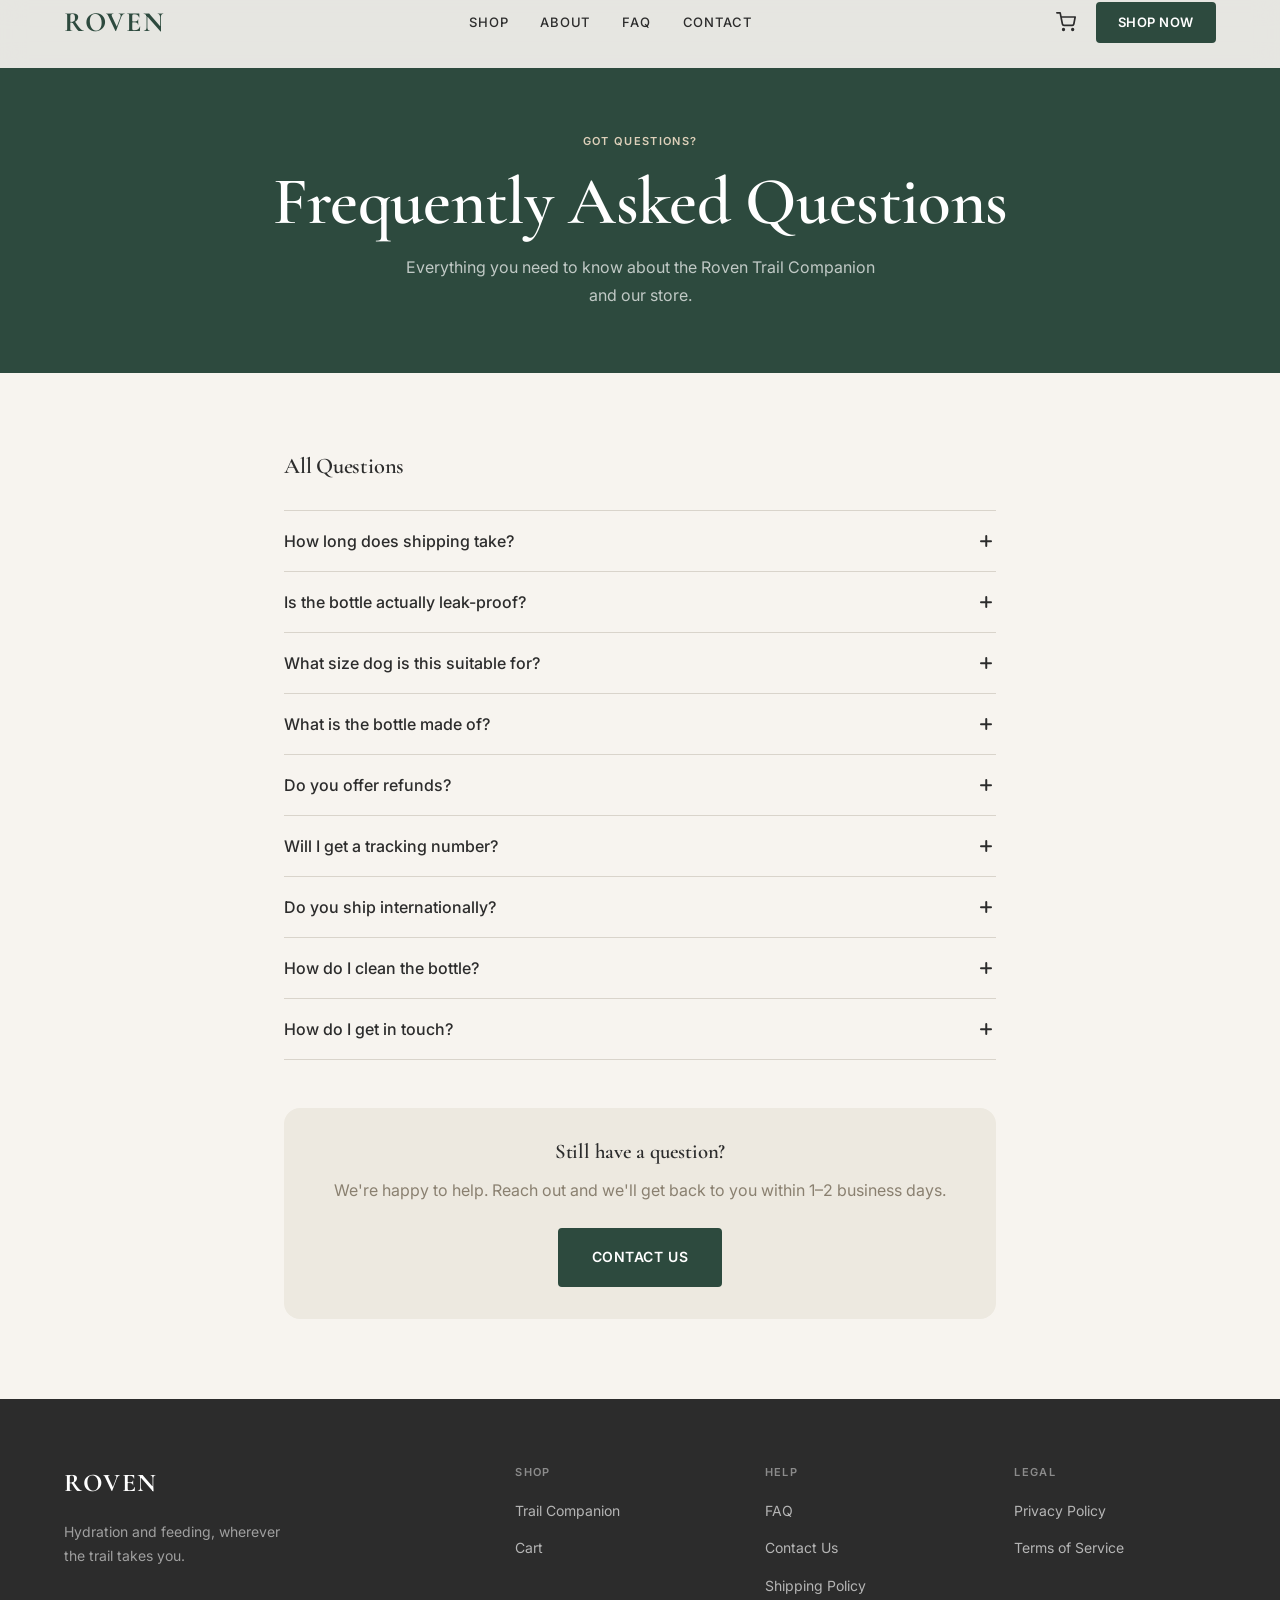
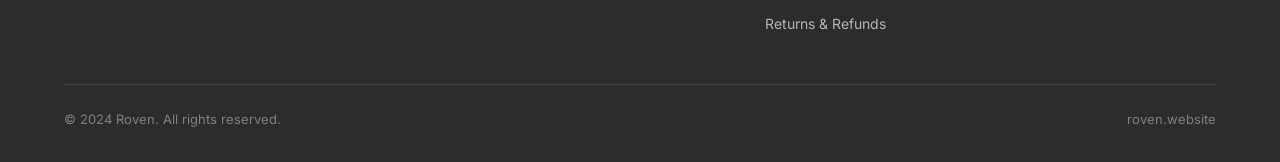
<file: faq.html>
<!DOCTYPE html>
<html lang="en">
<head>
  <meta charset="UTF-8" />
  <meta name="viewport" content="width=device-width, initial-scale=1.0" />
  <title>FAQ — Roven</title>
  <meta name="description" content="Frequently asked questions about the Roven Trail Companion dog water bottle — shipping, materials, sizing, returns, and more." />
  <link rel="canonical" href="https://roven.website/faq" />
  <link rel="stylesheet" href="css/index.css" />
</head>
<body>

  <nav class="nav" id="nav" role="navigation" aria-label="Main navigation">
    <div class="container">
      <div class="nav__inner">
        <a href="index.html" class="nav__logo" aria-label="Roven home">Roven</a>
        <div class="nav__links" role="list">
          <a href="product.html" class="nav__link" role="listitem">Shop</a>
          <a href="about.html"   class="nav__link" role="listitem">About</a>
          <a href="faq.html"     class="nav__link" role="listitem">FAQ</a>
          <a href="contact.html" class="nav__link" role="listitem">Contact</a>
        </div>
        <div class="nav__cta-wrap">
          <a href="cart.html" class="nav__cart-link" aria-label="View cart">
            <svg width="20" height="20" viewBox="0 0 24 24" fill="none" stroke="currentColor" stroke-width="2" stroke-linecap="round" stroke-linejoin="round" aria-hidden="true"><circle cx="9" cy="21" r="1"/><circle cx="20" cy="21" r="1"/><path d="M1 1h4l2.68 13.39a2 2 0 0 0 2 1.61h9.72a2 2 0 0 0 2-1.61L23 6H6"/></svg>
            <span class="cart-badge" style="display:none">0</span>
          </a>
          <a href="product.html" class="btn btn--primary nav__cta" id="nav-shop-cta">Shop Now</a>
        </div>
        <div class="nav__mobile-controls">
          <a href="cart.html" class="nav__cart-link" aria-label="View cart">
            <svg width="20" height="20" viewBox="0 0 24 24" fill="none" stroke="currentColor" stroke-width="2" stroke-linecap="round" stroke-linejoin="round" aria-hidden="true"><circle cx="9" cy="21" r="1"/><circle cx="20" cy="21" r="1"/><path d="M1 1h4l2.68 13.39a2 2 0 0 0 2 1.61h9.72a2 2 0 0 0 2-1.61L23 6H6"/></svg>
            <span class="cart-badge" style="display:none">0</span>
          </a>
          <button class="nav__hamburger" id="nav-hamburger" aria-label="Open menu" aria-expanded="false">
            <span></span><span></span><span></span>
          </button>
        </div>
      </div>
    </div>
  </nav>
  <div class="nav__mobile" id="nav-mobile" role="dialog" aria-label="Mobile navigation">
    <a href="product.html" class="nav__link">Shop</a>
    <a href="about.html"   class="nav__link">About</a>
    <a href="faq.html"     class="nav__link">FAQ</a>
    <a href="contact.html" class="nav__link">Contact</a>
    <a href="product.html" class="btn btn--primary btn--full" style="margin-top:8px">Shop Now — $23.99</a>
  </div>

  <main>
    <section class="page-hero" aria-label="FAQ header">
      <div class="container">
        <p class="label">Got Questions?</p>
        <h1>Frequently Asked Questions</h1>
        <p>Everything you need to know about the Roven Trail Companion and our store.</p>
      </div>
    </section>

    <section class="section" aria-labelledby="faq-heading">
      <div class="container container--narrow">
        <h2 id="faq-heading" style="font-size:1.4rem;margin-bottom:var(--s-32)">All Questions</h2>

        <div class="accordion" role="list">

          <div class="accordion__item" role="listitem">
            <button class="accordion__trigger" aria-expanded="false" id="faq-shipping">
              How long does shipping take?
              <span class="accordion__icon" aria-hidden="true"></span>
            </button>
            <div class="accordion__body">
              <div class="accordion__content">
                Orders are processed within 1–3 business days. Once shipped, delivery typically takes 5–10 business days to US addresses. You'll receive a tracking number via email as soon as your order ships.
              </div>
            </div>
          </div>

          <div class="accordion__item" role="listitem">
            <button class="accordion__trigger" aria-expanded="false" id="faq-leakproof">
              Is the bottle actually leak-proof?
              <span class="accordion__icon" aria-hidden="true"></span>
            </button>
            <div class="accordion__body">
              <div class="accordion__content">
                Yes. The Trail Companion uses a sealed twist-close design that prevents spills when stored in bags, cars, or backpacks. As long as the lid is fully twisted shut, the bottle won't leak.
              </div>
            </div>
          </div>

          <div class="accordion__item" role="listitem">
            <button class="accordion__trigger" aria-expanded="false" id="faq-dog-size">
              What size dog is this suitable for?
              <span class="accordion__icon" aria-hidden="true"></span>
            </button>
            <div class="accordion__body">
              <div class="accordion__content">
                The Trail Companion is suitable for most small to large dogs. The detachable bowl is sized generously enough for large breeds, and the 1000ml capacity is more than enough for a full-day adventure with most dogs.
              </div>
            </div>
          </div>

          <div class="accordion__item" role="listitem">
            <button class="accordion__trigger" aria-expanded="false" id="faq-material">
              What is the bottle made of?
              <span class="accordion__icon" aria-hidden="true"></span>
            </button>
            <div class="accordion__body">
              <div class="accordion__content">
                The Trail Companion is made from food-grade, BPA-free plastic — safe for your dog to drink from repeatedly. If you have specific material questions, feel free to reach out to us via our <a href="contact.html" style="color:var(--c-green);text-decoration:underline">Contact page</a>.
              </div>
            </div>
          </div>

          <div class="accordion__item" role="listitem">
            <button class="accordion__trigger" aria-expanded="false" id="faq-refund">
              Do you offer refunds?
              <span class="accordion__icon" aria-hidden="true"></span>
            </button>
            <div class="accordion__body">
              <div class="accordion__content">
                Yes. We offer a 30-day satisfaction guarantee. If you're not happy with your purchase for any reason, contact us within 30 days of delivery and we'll make it right. See our full <a href="returns.html" style="color:var(--c-green);text-decoration:underline">Return & Refund Policy</a> for details.
              </div>
            </div>
          </div>

          <div class="accordion__item" role="listitem">
            <button class="accordion__trigger" aria-expanded="false" id="faq-tracking">
              Will I get a tracking number?
              <span class="accordion__icon" aria-hidden="true"></span>
            </button>
            <div class="accordion__body">
              <div class="accordion__content">
                Yes — a tracking number is provided via email once your order ships. You can use this to follow your package every step of the way.
              </div>
            </div>
          </div>

          <div class="accordion__item" role="listitem">
            <button class="accordion__trigger" aria-expanded="false" id="faq-international">
              Do you ship internationally?
              <span class="accordion__icon" aria-hidden="true"></span>
            </button>
            <div class="accordion__body">
              <div class="accordion__content">
                We currently ship to the United States. International shipping availability may expand in the future. For questions about shipping to a specific country, please <a href="contact.html" style="color:var(--c-green);text-decoration:underline">contact us</a>.
              </div>
            </div>
          </div>

          <div class="accordion__item" role="listitem">
            <button class="accordion__trigger" aria-expanded="false" id="faq-clean">
              How do I clean the bottle?
              <span class="accordion__icon" aria-hidden="true"></span>
            </button>
            <div class="accordion__body">
              <div class="accordion__content">
                Rinse with warm water after each use. The bowl detaches fully for easy hand washing. We recommend hand washing to preserve the seal — do not place in a dishwasher at high heat or microwave.
              </div>
            </div>
          </div>

          <div class="accordion__item" role="listitem">
            <button class="accordion__trigger" aria-expanded="false" id="faq-contact">
              How do I get in touch?
              <span class="accordion__icon" aria-hidden="true"></span>
            </button>
            <div class="accordion__body">
              <div class="accordion__content">
                You can reach us through our <a href="contact.html" style="color:var(--c-green);text-decoration:underline">Contact page</a>. We respond to all inquiries within 1–2 business days.
              </div>
            </div>
          </div>

        </div>

        <div style="margin-top:var(--s-48);padding:var(--s-32);background:var(--c-cream);border-radius:var(--r-lg);text-align:center;">
          <h3 style="font-size:1.3rem;margin-bottom:var(--s-12)">Still have a question?</h3>
          <p style="margin-bottom:var(--s-24)">We're happy to help. Reach out and we'll get back to you within 1–2 business days.</p>
          <a href="contact.html" class="btn btn--primary" id="faq-contact-btn">Contact Us</a>
        </div>
      </div>
    </section>
  </main>

  <footer class="footer" role="contentinfo">
    <div class="container">
      <div class="footer__grid">
        <div>
          <div class="footer__brand-logo">Roven</div>
          <p class="footer__tagline">Hydration and feeding, wherever the trail takes you.</p>
        </div>
        <div>
          <p class="footer__heading">Shop</p>
          <ul class="footer__links"><li><a href="product.html" class="footer__link">Trail Companion</a></li><li><a href="cart.html" class="footer__link">Cart</a></li></ul>
        </div>
        <div>
          <p class="footer__heading">Help</p>
          <ul class="footer__links">
            <li><a href="faq.html"      class="footer__link">FAQ</a></li>
            <li><a href="contact.html"  class="footer__link">Contact Us</a></li>
            <li><a href="shipping.html" class="footer__link">Shipping Policy</a></li>
            <li><a href="returns.html"  class="footer__link">Returns & Refunds</a></li>
          </ul>
        </div>
        <div>
          <p class="footer__heading">Legal</p>
          <ul class="footer__links">
            <li><a href="privacy.html" class="footer__link">Privacy Policy</a></li>
            <li><a href="terms.html"   class="footer__link">Terms of Service</a></li>
          </ul>
        </div>
      </div>
      <div class="footer__bottom">
        <span>© 2024 Roven. All rights reserved.</span>
        <span>roven.website</span>
      </div>
    </div>
  </footer>

  <script src="js/main.js"></script>
</body>
</html>
</file>
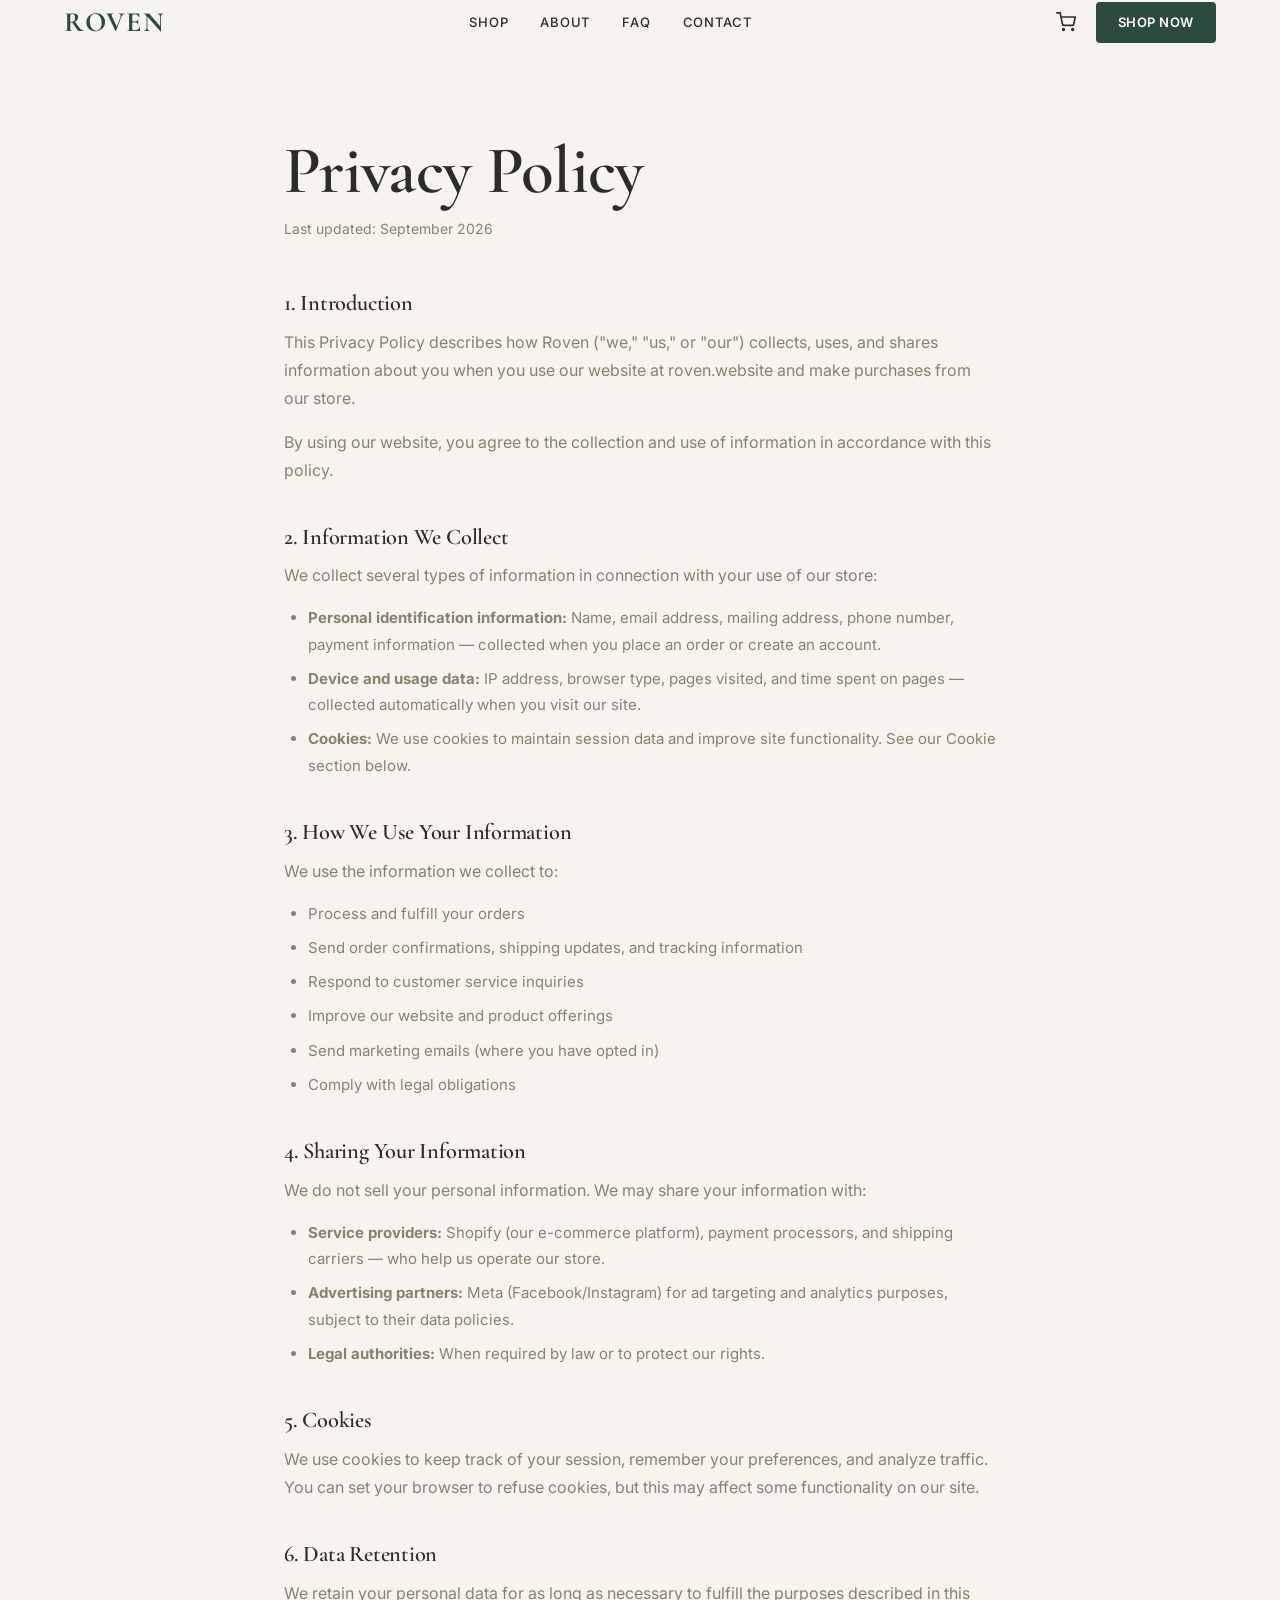
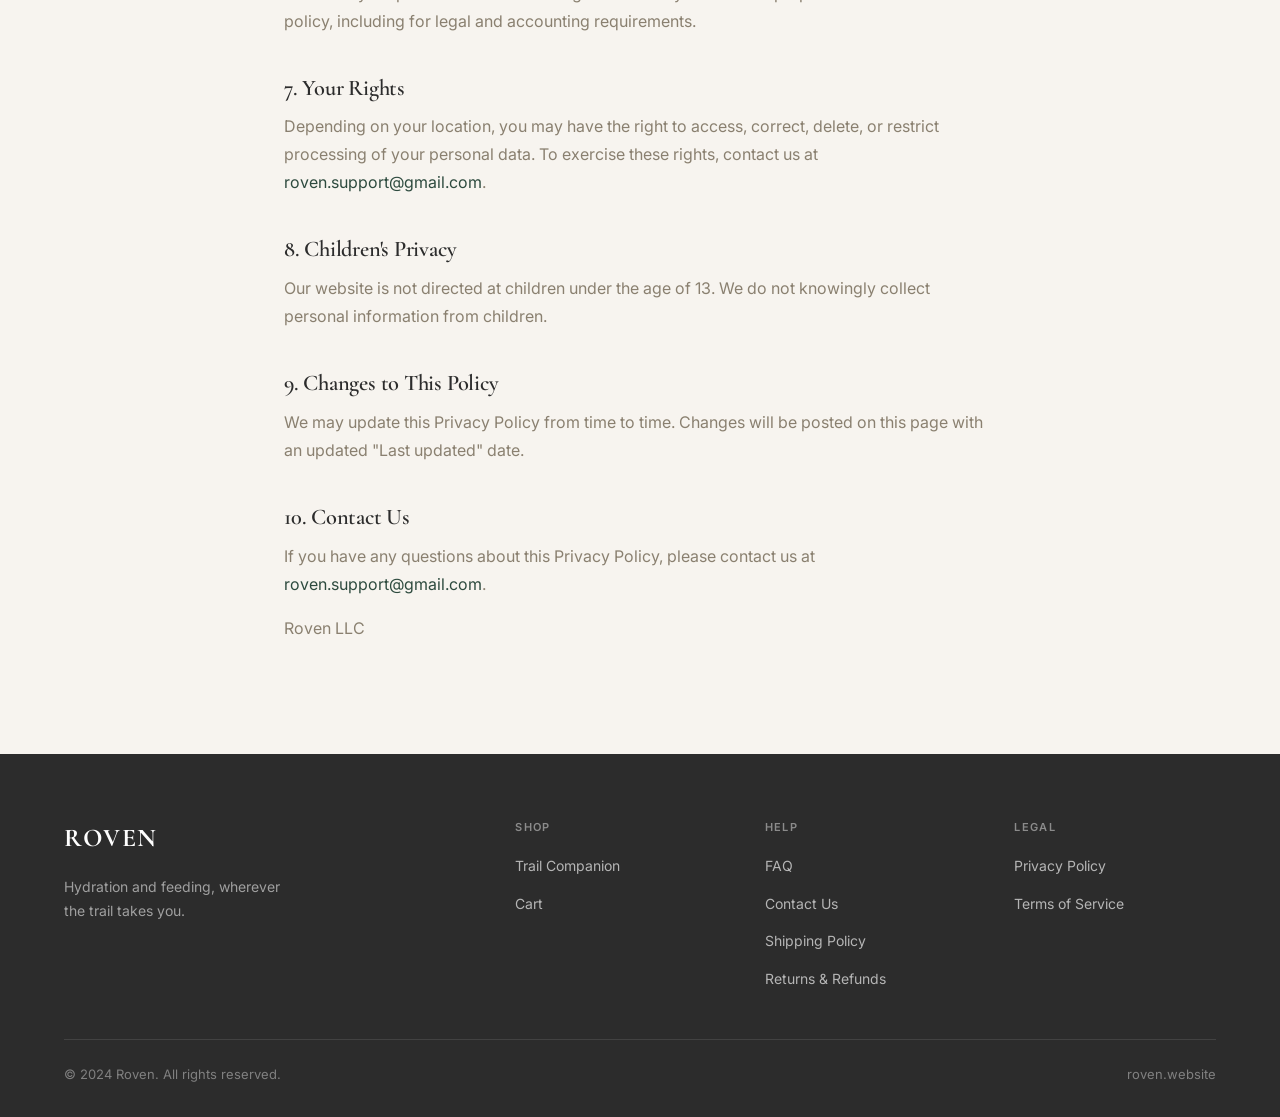
<file: privacy.html>
<!DOCTYPE html>
<html lang="en">
<head>
  <meta charset="UTF-8" />
  <meta name="viewport" content="width=device-width, initial-scale=1.0" />
  <title>Privacy Policy — Roven</title>
  <meta name="description" content="Roven's privacy policy — how we collect, use, and protect your personal information." />
  <link rel="canonical" href="https://roven.website/privacy" />
  <link rel="stylesheet" href="css/index.css" />
</head>
<body>
  <nav class="nav" id="nav" role="navigation" aria-label="Main navigation">
    <div class="container">
      <div class="nav__inner">
        <a href="index.html" class="nav__logo" aria-label="Roven home">Roven</a>
        <div class="nav__links" role="list">
          <a href="product.html" class="nav__link" role="listitem">Shop</a>
          <a href="about.html"   class="nav__link" role="listitem">About</a>
          <a href="faq.html"     class="nav__link" role="listitem">FAQ</a>
          <a href="contact.html" class="nav__link" role="listitem">Contact</a>
        </div>
        <div class="nav__cta-wrap">
          <a href="cart.html" class="nav__cart-link" aria-label="View cart">
            <svg width="20" height="20" viewBox="0 0 24 24" fill="none" stroke="currentColor" stroke-width="2" stroke-linecap="round" stroke-linejoin="round" aria-hidden="true"><circle cx="9" cy="21" r="1"/><circle cx="20" cy="21" r="1"/><path d="M1 1h4l2.68 13.39a2 2 0 0 0 2 1.61h9.72a2 2 0 0 0 2-1.61L23 6H6"/></svg>
            <span class="cart-badge" style="display:none">0</span>
          </a>
          <a href="product.html" class="btn btn--primary nav__cta" id="nav-shop-cta">Shop Now</a>
        </div>
        <div class="nav__mobile-controls">
          <a href="cart.html" class="nav__cart-link" aria-label="View cart">
            <svg width="20" height="20" viewBox="0 0 24 24" fill="none" stroke="currentColor" stroke-width="2" stroke-linecap="round" stroke-linejoin="round" aria-hidden="true"><circle cx="9" cy="21" r="1"/><circle cx="20" cy="21" r="1"/><path d="M1 1h4l2.68 13.39a2 2 0 0 0 2 1.61h9.72a2 2 0 0 0 2-1.61L23 6H6"/></svg>
            <span class="cart-badge" style="display:none">0</span>
          </a>
          <button class="nav__hamburger" id="nav-hamburger" aria-label="Open menu" aria-expanded="false">
            <span></span><span></span><span></span>
          </button>
        </div>
      </div>
    </div>
  </nav>
  <div class="nav__mobile" id="nav-mobile" role="dialog" aria-label="Mobile navigation">
    <a href="product.html" class="nav__link">Shop</a>
    <a href="about.html"   class="nav__link">About</a>
    <a href="faq.html"     class="nav__link">FAQ</a>
    <a href="contact.html" class="nav__link">Contact</a>
    <a href="product.html" class="btn btn--primary btn--full" style="margin-top:8px">Shop Now — $23.99</a>
  </div>

  <main>
    <div class="policy-page">
      <div class="container container--narrow">

        <h1>Privacy Policy</h1>
        <p class="policy-date">Last updated: September 2026</p>
        <div class="policy-body">

          <h2>1. Introduction</h2>
          <p>This Privacy Policy describes how Roven ("we," "us," or "our") collects, uses, and shares information about you when you use our website at roven.website and make purchases from our store.</p>
          <p>By using our website, you agree to the collection and use of information in accordance with this policy.</p>

          <h2>2. Information We Collect</h2>
          <p>We collect several types of information in connection with your use of our store:</p>
          <ul>
            <li><strong>Personal identification information:</strong> Name, email address, mailing address, phone number, payment information — collected when you place an order or create an account.</li>
            <li><strong>Device and usage data:</strong> IP address, browser type, pages visited, and time spent on pages — collected automatically when you visit our site.</li>
            <li><strong>Cookies:</strong> We use cookies to maintain session data and improve site functionality. See our Cookie section below.</li>
          </ul>

          <h2>3. How We Use Your Information</h2>
          <p>We use the information we collect to:</p>
          <ul>
            <li>Process and fulfill your orders</li>
            <li>Send order confirmations, shipping updates, and tracking information</li>
            <li>Respond to customer service inquiries</li>
            <li>Improve our website and product offerings</li>
            <li>Send marketing emails (where you have opted in)</li>
            <li>Comply with legal obligations</li>
          </ul>

          <h2>4. Sharing Your Information</h2>
          <p>We do not sell your personal information. We may share your information with:</p>
          <ul>
            <li><strong>Service providers:</strong> Shopify (our e-commerce platform), payment processors, and shipping carriers — who help us operate our store.</li>
            <li><strong>Advertising partners:</strong> Meta (Facebook/Instagram) for ad targeting and analytics purposes, subject to their data policies.</li>
            <li><strong>Legal authorities:</strong> When required by law or to protect our rights.</li>
          </ul>

          <h2>5. Cookies</h2>
          <p>We use cookies to keep track of your session, remember your preferences, and analyze traffic. You can set your browser to refuse cookies, but this may affect some functionality on our site.</p>

          <h2>6. Data Retention</h2>
          <p>We retain your personal data for as long as necessary to fulfill the purposes described in this policy, including for legal and accounting requirements.</p>

          <h2>7. Your Rights</h2>
          <p>Depending on your location, you may have the right to access, correct, delete, or restrict processing of your personal data. To exercise these rights, contact us at <a href="contact.html" style="color:var(--c-green)">roven.support@gmail.com</a>.</p>

          <h2>8. Children's Privacy</h2>
          <p>Our website is not directed at children under the age of 13. We do not knowingly collect personal information from children.</p>

          <h2>9. Changes to This Policy</h2>
          <p>We may update this Privacy Policy from time to time. Changes will be posted on this page with an updated "Last updated" date.</p>

          <h2>10. Contact Us</h2>
          <p>If you have any questions about this Privacy Policy, please contact us at <a href="contact.html" style="color:var(--c-green)">roven.support@gmail.com</a>.</p>
          <p>Roven LLC</p>
        </div>
      </div>
    </div>
  </main>

  <footer class="footer" role="contentinfo">
    <div class="container">
      <div class="footer__grid">
        <div>
          <div class="footer__brand-logo">Roven</div>
          <p class="footer__tagline">Hydration and feeding, wherever the trail takes you.</p>
        </div>
        <div>
          <p class="footer__heading">Shop</p>
          <ul class="footer__links"><li><a href="product.html" class="footer__link">Trail Companion</a></li><li><a href="cart.html" class="footer__link">Cart</a></li></ul>
        </div>
        <div>
          <p class="footer__heading">Help</p>
          <ul class="footer__links">
            <li><a href="faq.html"      class="footer__link">FAQ</a></li>
            <li><a href="contact.html"  class="footer__link">Contact Us</a></li>
            <li><a href="shipping.html" class="footer__link">Shipping Policy</a></li>
            <li><a href="returns.html"  class="footer__link">Returns & Refunds</a></li>
          </ul>
        </div>
        <div>
          <p class="footer__heading">Legal</p>
          <ul class="footer__links">
            <li><a href="privacy.html" class="footer__link">Privacy Policy</a></li>
            <li><a href="terms.html"   class="footer__link">Terms of Service</a></li>
          </ul>
        </div>
      </div>
      <div class="footer__bottom">
        <span>© 2024 Roven. All rights reserved.</span>
        <span>roven.website</span>
      </div>
    </div>
  </footer>
  <script src="js/main.js"></script>
</body>
</html>
</file>
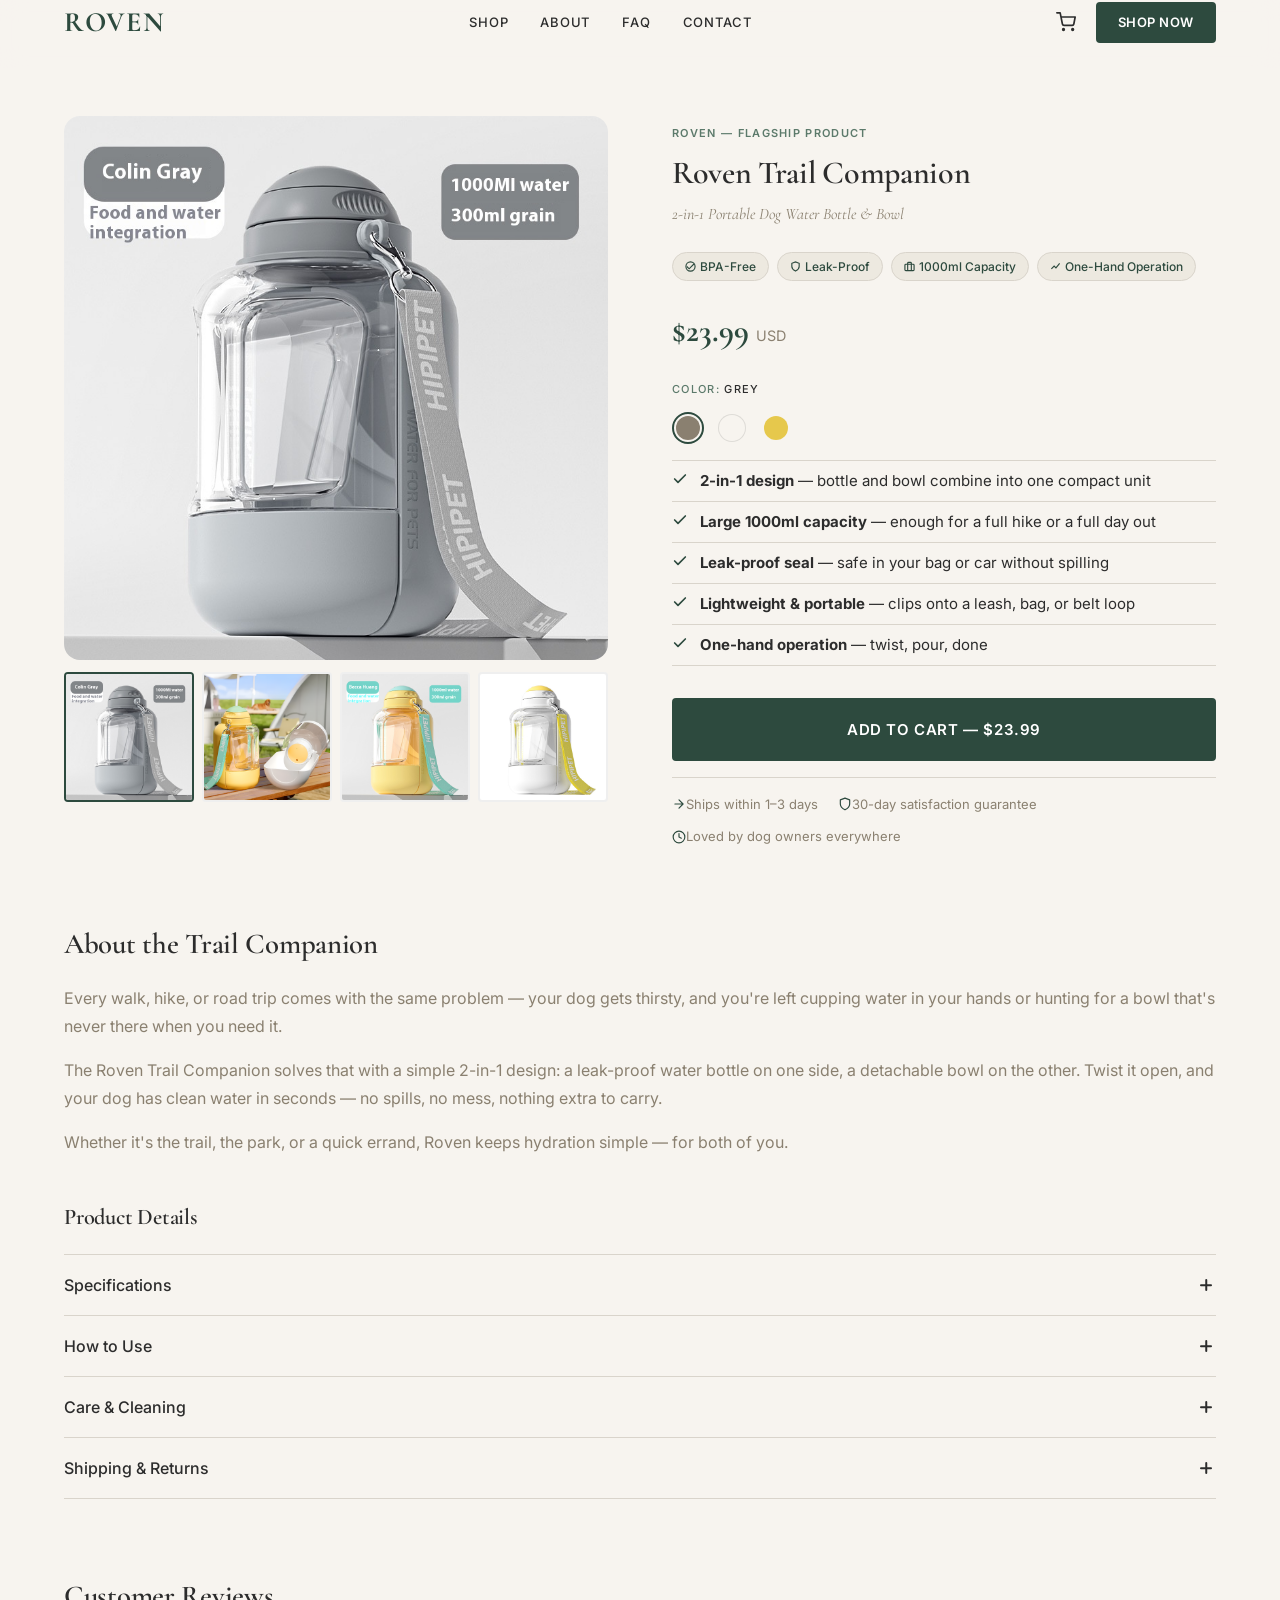
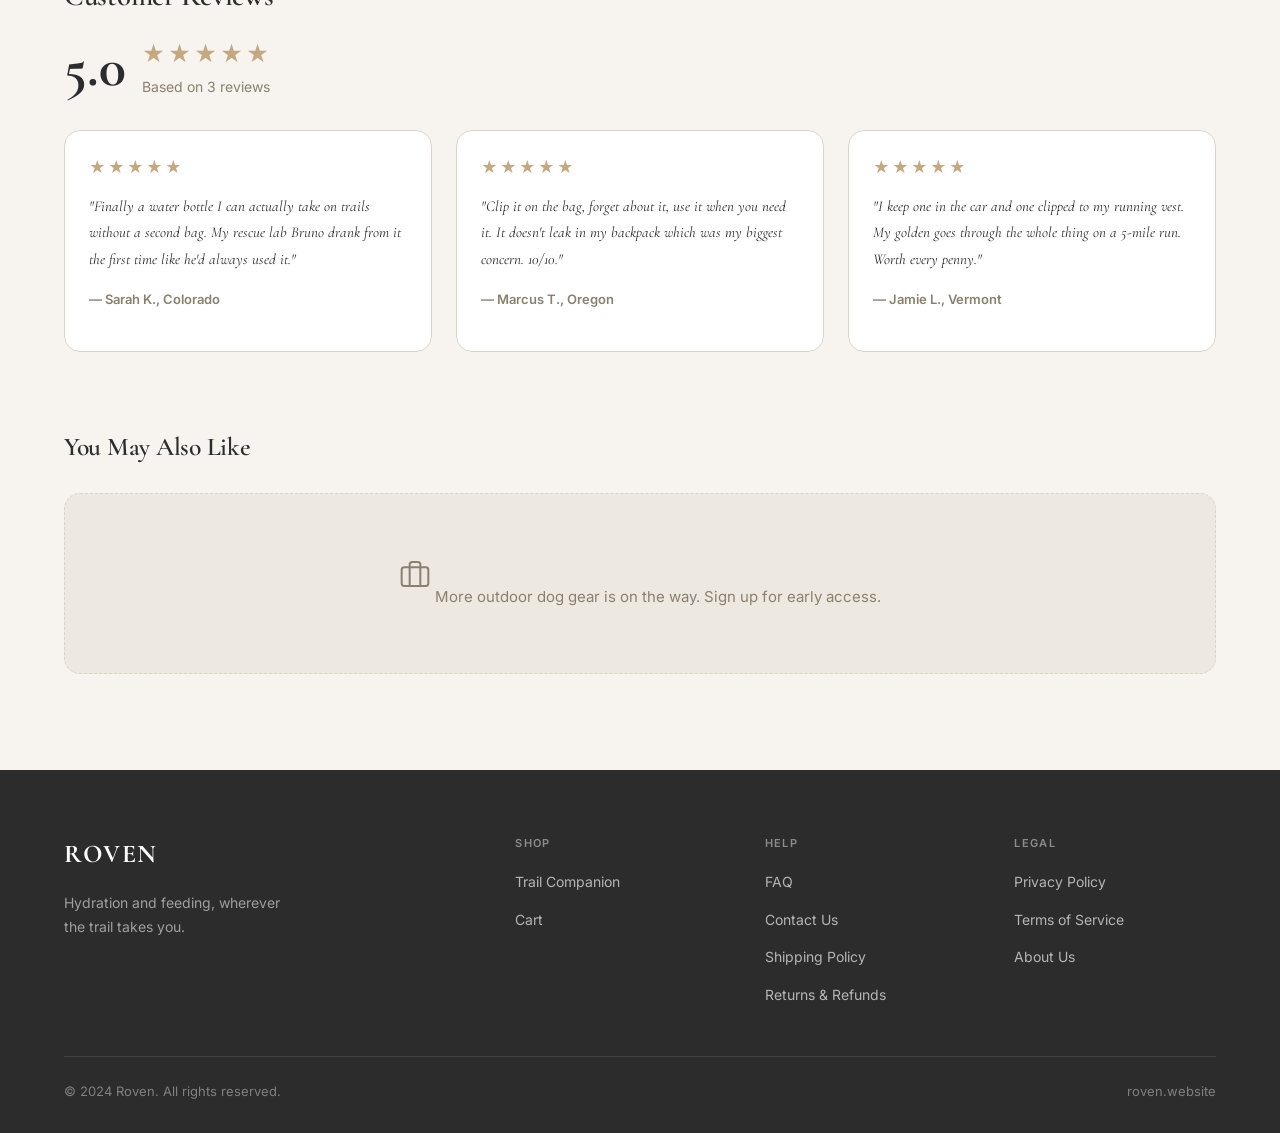
<file: product.html>
<!DOCTYPE html>
<html lang="en">
<head>
  <meta charset="UTF-8" />
  <meta name="viewport" content="width=device-width, initial-scale=1.0" />
  <title>Roven Trail Companion — 2-in-1 Portable Dog Water Bottle & Bowl | Roven</title>
  <meta name="description" content="The Roven Trail Companion is a 2-in-1 portable dog water bottle and bowl. Leak-proof, 1000ml, clips to any bag. Perfect for hikes, walks, and road trips. $23.99." />
  <link rel="canonical" href="https://roven.website/product" />
  <meta property="og:title" content="Roven Trail Companion — 2-in-1 Portable Dog Water Bottle & Bowl" />
  <meta property="og:description" content="Hydration and feeding, wherever the trail takes you. $23.99 with free tracking and 30-day guarantee." />
  <meta property="og:type" content="product" />
  <link rel="stylesheet" href="css/index.css" />
  <style>
    .product-page-wrap {
      padding-top: calc(var(--nav-h) + var(--s-48));
      padding-bottom: var(--s-96);
    }
    .product-description { margin-top: var(--s-80); }
    .product-description h2 { font-size: 1.8rem; margin-bottom: var(--s-24); }
    .product-description p { margin-bottom: var(--s-16); }
    .product-description ul {
      list-style: disc;
      padding-left: var(--s-24);
      margin-bottom: var(--s-16);
    }
    .product-description li {
      color: var(--c-stone);
      font-size: 0.9375rem;
      line-height: 1.8;
      margin-bottom: var(--s-4);
    }
    .accordion-section { margin-top: var(--s-48); }
    .accordion-section h3 { font-size: 1.4rem; margin-bottom: var(--s-24); }
    .rating-summary {
      display: flex;
      align-items: center;
      gap: var(--s-16);
      margin-bottom: var(--s-32);
    }
    .rating-big {
      font-family: var(--f-serif);
      font-size: 3.5rem;
      font-weight: 700;
      color: var(--c-charcoal);
      line-height: 1;
    }
    .rating-meta { display: flex; flex-direction: column; gap: var(--s-4); }
    .rating-stars-lg { color: var(--c-sand); font-size: 1.4rem; letter-spacing: 3px; }
    .review-count { font-size: 0.875rem; color: var(--c-stone); }
    .you-may-like { margin-top: var(--s-80); }
    .you-may-like h2 { font-size: 1.6rem; margin-bottom: var(--s-32); }
    .coming-soon-card {
      background: var(--c-cream);
      border: 1px dashed var(--c-border);
      border-radius: var(--r-lg);
      padding: var(--s-64) var(--s-32);
      text-align: center;
      color: var(--c-stone);
      font-size: 0.9375rem;
    }
  </style>
</head>
<body>

  <!-- ═══ NAVIGATION ═══ -->
  <nav class="nav" id="nav" role="navigation" aria-label="Main navigation">
    <div class="container">
      <div class="nav__inner">
        <a href="index.html" class="nav__logo" aria-label="Roven home">Roven</a>
        <div class="nav__links" role="list">
          <a href="product.html" class="nav__link" role="listitem">Shop</a>
          <a href="about.html"   class="nav__link" role="listitem">About</a>
          <a href="faq.html"     class="nav__link" role="listitem">FAQ</a>
          <a href="contact.html" class="nav__link" role="listitem">Contact</a>
        </div>
        <div class="nav__cta-wrap">
          <a href="cart.html" class="nav__cart-link" aria-label="View cart">
            <svg width="20" height="20" viewBox="0 0 24 24" fill="none" stroke="currentColor" stroke-width="2" stroke-linecap="round" stroke-linejoin="round" aria-hidden="true"><circle cx="9" cy="21" r="1"/><circle cx="20" cy="21" r="1"/><path d="M1 1h4l2.68 13.39a2 2 0 0 0 2 1.61h9.72a2 2 0 0 0 2-1.61L23 6H6"/></svg>
            <span class="cart-badge" style="display:none">0</span>
          </a>
          <a href="product.html" class="btn btn--primary nav__cta" id="nav-shop-cta">Shop Now</a>
        </div>
        <div class="nav__mobile-controls">
          <a href="cart.html" class="nav__cart-link" aria-label="View cart">
            <svg width="20" height="20" viewBox="0 0 24 24" fill="none" stroke="currentColor" stroke-width="2" stroke-linecap="round" stroke-linejoin="round" aria-hidden="true"><circle cx="9" cy="21" r="1"/><circle cx="20" cy="21" r="1"/><path d="M1 1h4l2.68 13.39a2 2 0 0 0 2 1.61h9.72a2 2 0 0 0 2-1.61L23 6H6"/></svg>
            <span class="cart-badge" style="display:none">0</span>
          </a>
          <button class="nav__hamburger" id="nav-hamburger" aria-label="Open menu" aria-expanded="false">
            <span></span><span></span><span></span>
          </button>
        </div>
      </div>
    </div>
  </nav>
  <div class="nav__mobile" id="nav-mobile" role="dialog" aria-label="Mobile navigation">
    <a href="product.html" class="nav__link">Shop</a>
    <a href="about.html"   class="nav__link">About</a>
    <a href="faq.html"     class="nav__link">FAQ</a>
    <a href="contact.html" class="nav__link">Contact</a>
    <a href="product.html" class="btn btn--primary btn--full" style="margin-top:8px">Shop Now — $23.99</a>
  </div>

  <main>
    <div class="product-page-wrap">
      <div class="container">

        <!-- ── Product Layout ── -->
        <div class="product-layout">

          <!-- Gallery -->
          <div class="gallery" aria-label="Product images">
            <div class="gallery__main" id="gallery-main">
              <img src="assets/images/product-grey-studio.jpg" alt="Roven Trail Companion 2-in-1 dog water bottle and bowl — flat lay on natural stone" id="gallery-main-img" loading="eager" />
            </div>
            <div class="gallery__thumbs" role="list" aria-label="Product image thumbnails">
              <button class="gallery__thumb active" role="listitem" aria-label="Product flat lay photo" id="thumb-0">
                <img src="assets/images/product-grey-studio.jpg" alt="Trail Companion flat lay" />
              </button>
              <button class="gallery__thumb" role="listitem" aria-label="Lifestyle photo on trail" id="thumb-1">
                <img src="assets/images/lifestyle-yellow.jpg" alt="Dog drinking on trail" />
              </button>
              <button class="gallery__thumb" role="listitem" aria-label="Bottle clipped to backpack" id="thumb-2">
                <img src="assets/images/product-yellow-studio.jpg" alt="Bottle on backpack" />
              </button>
              <button class="gallery__thumb" role="listitem" aria-label="Road trip lifestyle photo" id="thumb-3">
                <img src="assets/images/product-white-studio.jpg" alt="Dog on road trip" />
              </button>
            </div>
          </div>

          <!-- Buy Box -->
          <div class="buy-box" aria-label="Purchase options">
            <p class="label" style="margin-bottom:var(--s-12)">Roven — Flagship Product</p>
            <h1 class="buy-box__title">Roven Trail Companion</h1>
            <p class="buy-box__sub">2-in-1 Portable Dog Water Bottle & Bowl</p>

            <div class="buy-box__badges">
              <span class="badge">
                <svg width="11" height="11" viewBox="0 0 24 24" fill="none" stroke="currentColor" stroke-width="2.5" aria-hidden="true"><circle cx="12" cy="12" r="10"/><polyline points="20 6 9 17 4 12"/></svg>
                BPA-Free
              </span>
              <span class="badge">
                <svg width="11" height="11" viewBox="0 0 24 24" fill="none" stroke="currentColor" stroke-width="2.5" aria-hidden="true"><path d="M12 22s8-4 8-10V5l-8-3-8 3v7c0 6 8 10 8 10z"/></svg>
                Leak-Proof
              </span>
              <span class="badge">
                <svg width="11" height="11" viewBox="0 0 24 24" fill="none" stroke="currentColor" stroke-width="2.5" aria-hidden="true"><rect x="2" y="7" width="20" height="14" rx="2" ry="2"/><path d="M16 21V5a2 2 0 0 0-2-2h-4a2 2 0 0 0-2 2v16"/></svg>
                1000ml Capacity
              </span>
              <span class="badge">
                <svg width="11" height="11" viewBox="0 0 24 24" fill="none" stroke="currentColor" stroke-width="2.5" aria-hidden="true"><path d="M3 17l6-6 4 4 8-10"/></svg>
                One-Hand Operation
              </span>
            </div>

            <div class="buy-box__price" aria-label="Price: $23.99 USD">
              $23.99 <span style="font-size:0.9rem;color:var(--c-stone);font-weight:400;font-family:var(--f-sans);">USD</span>
            </div>

            <div class="buy-box__color-selector" style="margin-top: var(--s-24); margin-bottom: var(--s-16);">
              <p class="label" style="margin-bottom: var(--s-12); font-weight: 500;">Color: <span id="selected-color-name" style="color: var(--c-charcoal);">Grey</span></p>
              <div class="color-swatches" style="display: flex; gap: var(--s-12);" role="group" aria-label="Select color">
                <button type="button" class="color-swatch active" data-color="Grey" aria-label="Grey" aria-pressed="true" style="width: 32px; height: 32px; border-radius: 50%; border: 2px solid var(--c-green); background-color: #8A8070; padding: 2px; background-clip: content-box; transition: all var(--t-fast);"></button>
                <button type="button" class="color-swatch" data-color="White" aria-label="White" aria-pressed="false" style="width: 32px; height: 32px; border-radius: 50%; border: 2px solid transparent; background-color: #F7F4EF; padding: 2px; background-clip: content-box; transition: all var(--t-fast); box-shadow: inset 0 0 0 1px rgba(0,0,0,0.1);"></button>
                <button type="button" class="color-swatch" data-color="Yellow" aria-label="Yellow" aria-pressed="false" style="width: 32px; height: 32px; border-radius: 50%; border: 2px solid transparent; background-color: #E6C84C; padding: 2px; background-clip: content-box; transition: all var(--t-fast);"></button>
              </div>
            </div>

            <ul class="buy-box__bullets" aria-label="Product features">
              <li>
                <svg class="bullet-check" width="16" height="16" viewBox="0 0 24 24" fill="none" stroke="currentColor" stroke-width="2.5" stroke-linecap="round" stroke-linejoin="round" aria-hidden="true"><polyline points="20 6 9 17 4 12"/></svg>
                <span><strong>2-in-1 design</strong> — bottle and bowl combine into one compact unit</span>
              </li>
              <li>
                <svg class="bullet-check" width="16" height="16" viewBox="0 0 24 24" fill="none" stroke="currentColor" stroke-width="2.5" stroke-linecap="round" stroke-linejoin="round" aria-hidden="true"><polyline points="20 6 9 17 4 12"/></svg>
                <span><strong>Large 1000ml capacity</strong> — enough for a full hike or a full day out</span>
              </li>
              <li>
                <svg class="bullet-check" width="16" height="16" viewBox="0 0 24 24" fill="none" stroke="currentColor" stroke-width="2.5" stroke-linecap="round" stroke-linejoin="round" aria-hidden="true"><polyline points="20 6 9 17 4 12"/></svg>
                <span><strong>Leak-proof seal</strong> — safe in your bag or car without spilling</span>
              </li>
              <li>
                <svg class="bullet-check" width="16" height="16" viewBox="0 0 24 24" fill="none" stroke="currentColor" stroke-width="2.5" stroke-linecap="round" stroke-linejoin="round" aria-hidden="true"><polyline points="20 6 9 17 4 12"/></svg>
                <span><strong>Lightweight & portable</strong> — clips onto a leash, bag, or belt loop</span>
              </li>
              <li>
                <svg class="bullet-check" width="16" height="16" viewBox="0 0 24 24" fill="none" stroke="currentColor" stroke-width="2.5" stroke-linecap="round" stroke-linejoin="round" aria-hidden="true"><polyline points="20 6 9 17 4 12"/></svg>
                <span><strong>One-hand operation</strong> — twist, pour, done</span>
              </li>
            </ul>

            <div class="buy-box__cta">
              <button class="btn btn--primary btn--lg btn--full" id="add-to-cart-btn" type="button" data-selected-color="Grey" aria-label="Add Roven Trail Companion to cart">
                Add to Cart — $23.99
              </button>
            </div>

            <div class="buy-box__trust" aria-label="Purchase guarantees">
              <div class="buy-box__trust-item">
                <svg width="14" height="14" viewBox="0 0 24 24" fill="none" stroke="currentColor" stroke-width="2" stroke-linecap="round" stroke-linejoin="round" aria-hidden="true"><path d="M5 12h14M12 5l7 7-7 7"/></svg>
                Ships within 1–3 days
              </div>
              <div class="buy-box__trust-item">
                <svg width="14" height="14" viewBox="0 0 24 24" fill="none" stroke="currentColor" stroke-width="2" stroke-linecap="round" stroke-linejoin="round" aria-hidden="true"><path d="M12 22s8-4 8-10V5l-8-3-8 3v7c0 6 8 10 8 10z"/></svg>
                30-day satisfaction guarantee
              </div>
              <div class="buy-box__trust-item">
                <svg width="14" height="14" viewBox="0 0 24 24" fill="none" stroke="currentColor" stroke-width="2" stroke-linecap="round" stroke-linejoin="round" aria-hidden="true"><circle cx="12" cy="12" r="10"/><path d="M12 6v6l4 2"/></svg>
                Loved by dog owners everywhere
              </div>
            </div>
          </div>
        </div>

        <!-- ── Full Description ── -->
        <div class="product-description fade-up" aria-labelledby="product-desc-heading">
          <h2 id="product-desc-heading">About the Trail Companion</h2>
          <p>Every walk, hike, or road trip comes with the same problem — your dog gets thirsty, and you're left cupping water in your hands or hunting for a bowl that's never there when you need it.</p>
          <p>The Roven Trail Companion solves that with a simple 2-in-1 design: a leak-proof water bottle on one side, a detachable bowl on the other. Twist it open, and your dog has clean water in seconds — no spills, no mess, nothing extra to carry.</p>
          <p>Whether it's the trail, the park, or a quick errand, Roven keeps hydration simple — for both of you.</p>

          <div class="accordion-section" aria-labelledby="product-details-heading">
            <h3 id="product-details-heading">Product Details</h3>
            <div class="accordion" role="list">
              <div class="accordion__item" role="listitem">
                <button class="accordion__trigger" aria-expanded="false" id="acc-specs">
                  Specifications
                  <span class="accordion__icon" aria-hidden="true"></span>
                </button>
                <div class="accordion__body">
                  <div class="accordion__content">
                    <ul style="list-style:disc;padding-left:1.5rem;">
                      <li>Capacity: 1000ml</li>
                      <li>Available colors: Grey, White, Yellow</li>
                      <li>Material: Food-grade BPA-free plastic</li>
                      <li>Clip included for leash/bag attachment</li>
                      <li>Detachable collapsible bowl</li>
                      <li>Twist-open mechanism — one-hand operable</li>
                    </ul>
                  </div>
                </div>
              </div>
              <div class="accordion__item" role="listitem">
                <button class="accordion__trigger" aria-expanded="false" id="acc-use">
                  How to Use
                  <span class="accordion__icon" aria-hidden="true"></span>
                </button>
                <div class="accordion__body">
                  <div class="accordion__content">
                    Fill the bottle with fresh water before heading out. When your dog needs water, twist open the lid — the attached bowl pops out. Pour water into the bowl. When your dog is done, pour excess water back into the bottle, twist to close, and clip back onto your bag. That's it.
                  </div>
                </div>
              </div>
              <div class="accordion__item" role="listitem">
                <button class="accordion__trigger" aria-expanded="false" id="acc-care">
                  Care & Cleaning
                  <span class="accordion__icon" aria-hidden="true"></span>
                </button>
                <div class="accordion__body">
                  <div class="accordion__content">
                    Rinse with warm water after each use. The bowl detaches fully for easy hand washing. Do not microwave. Not dishwasher safe at high heat — hand wash recommended to preserve the seal.
                  </div>
                </div>
              </div>
              <div class="accordion__item" role="listitem">
                <button class="accordion__trigger" aria-expanded="false" id="acc-shipping">
                  Shipping & Returns
                  <span class="accordion__icon" aria-hidden="true"></span>
                </button>
                <div class="accordion__body">
                  <div class="accordion__content">
                    Orders ship within 1–3 business days. Delivery typically takes 5–10 business days. Tracking number provided via email. We offer a 30-day satisfaction guarantee — see our <a href="returns.html" style="color:var(--c-green);text-decoration:underline">Returns Policy</a> for full details.
                  </div>
                </div>
              </div>
            </div>
          </div>
        </div>

        <!-- ── Reviews ── -->
        <section class="product-description fade-up" aria-labelledby="reviews-section-heading">
          <h2 id="reviews-section-heading" style="font-size:1.8rem;margin-bottom:var(--s-24);">Customer Reviews</h2>
          <div class="rating-summary">
            <div class="rating-big" aria-label="5 stars average">5.0</div>
            <div class="rating-meta">
              <div class="rating-stars-lg" aria-hidden="true">★★★★★</div>
              <div class="review-count">Based on 3 reviews</div>
            </div>
          </div>
          <div class="reviews-grid">
            <div class="review-card">
              <div class="review-stars" aria-label="5 stars">★★★★★</div>
              <p class="review-card__text">"Finally a water bottle I can actually take on trails without a second bag. My rescue lab Bruno drank from it the first time like he'd always used it."</p>
              <p class="review-card__author">— Sarah K., Colorado</p>
            </div>
            <div class="review-card">
              <div class="review-stars" aria-label="5 stars">★★★★★</div>
              <p class="review-card__text">"Clip it on the bag, forget about it, use it when you need it. It doesn't leak in my backpack which was my biggest concern. 10/10."</p>
              <p class="review-card__author">— Marcus T., Oregon</p>
            </div>
            <div class="review-card">
              <div class="review-stars" aria-label="5 stars">★★★★★</div>
              <p class="review-card__text">"I keep one in the car and one clipped to my running vest. My golden goes through the whole thing on a 5-mile run. Worth every penny."</p>
              <p class="review-card__author">— Jamie L., Vermont</p>
            </div>
          </div>
        </section>

        <!-- ── You May Also Like ── -->
        <div class="you-may-like fade-up" aria-label="More products coming soon">
          <h2>You May Also Like</h2>
          <div class="coming-soon-card">
            <svg width="32" height="32" viewBox="0 0 24 24" fill="none" stroke="currentColor" stroke-width="1.5" stroke-linecap="round" stroke-linejoin="round" style="margin:0 auto var(--s-12);color:var(--c-stone)" aria-hidden="true"><rect x="2" y="7" width="20" height="14" rx="2" ry="2"/><path d="M16 21V5a2 2 0 0 0-2-2h-4a2 2 0 0 0-2 2v16"/></svg>
            More outdoor dog gear is on the way. Sign up for early access.
          </div>
        </div>

      </div>
    </div>
  </main>

  <!-- ═══ FOOTER ═══ -->
  <footer class="footer" role="contentinfo">
    <div class="container">
      <div class="footer__grid">
        <div>
          <div class="footer__brand-logo">Roven</div>
          <p class="footer__tagline">Hydration and feeding, wherever the trail takes you.</p>
        </div>
        <div>
          <p class="footer__heading">Shop</p>
          <ul class="footer__links">
            <li><a href="product.html" class="footer__link">Trail Companion</a></li>
            <li><a href="cart.html" class="footer__link">Cart</a></li>
          </ul>
        </div>
        <div>
          <p class="footer__heading">Help</p>
          <ul class="footer__links">
            <li><a href="faq.html"      class="footer__link">FAQ</a></li>
            <li><a href="contact.html"  class="footer__link">Contact Us</a></li>
            <li><a href="shipping.html" class="footer__link">Shipping Policy</a></li>
            <li><a href="returns.html"  class="footer__link">Returns & Refunds</a></li>
          </ul>
        </div>
        <div>
          <p class="footer__heading">Legal</p>
          <ul class="footer__links">
            <li><a href="privacy.html"  class="footer__link">Privacy Policy</a></li>
            <li><a href="terms.html"    class="footer__link">Terms of Service</a></li>
            <li><a href="about.html"    class="footer__link">About Us</a></li>
          </ul>
        </div>
      </div>
      <div class="footer__bottom">
        <span>© 2024 Roven. All rights reserved.</span>
        <span>roven.website</span>
      </div>
    </div>
  </footer>

  <script src="js/main.js"></script>
</body>
</html>
</file>
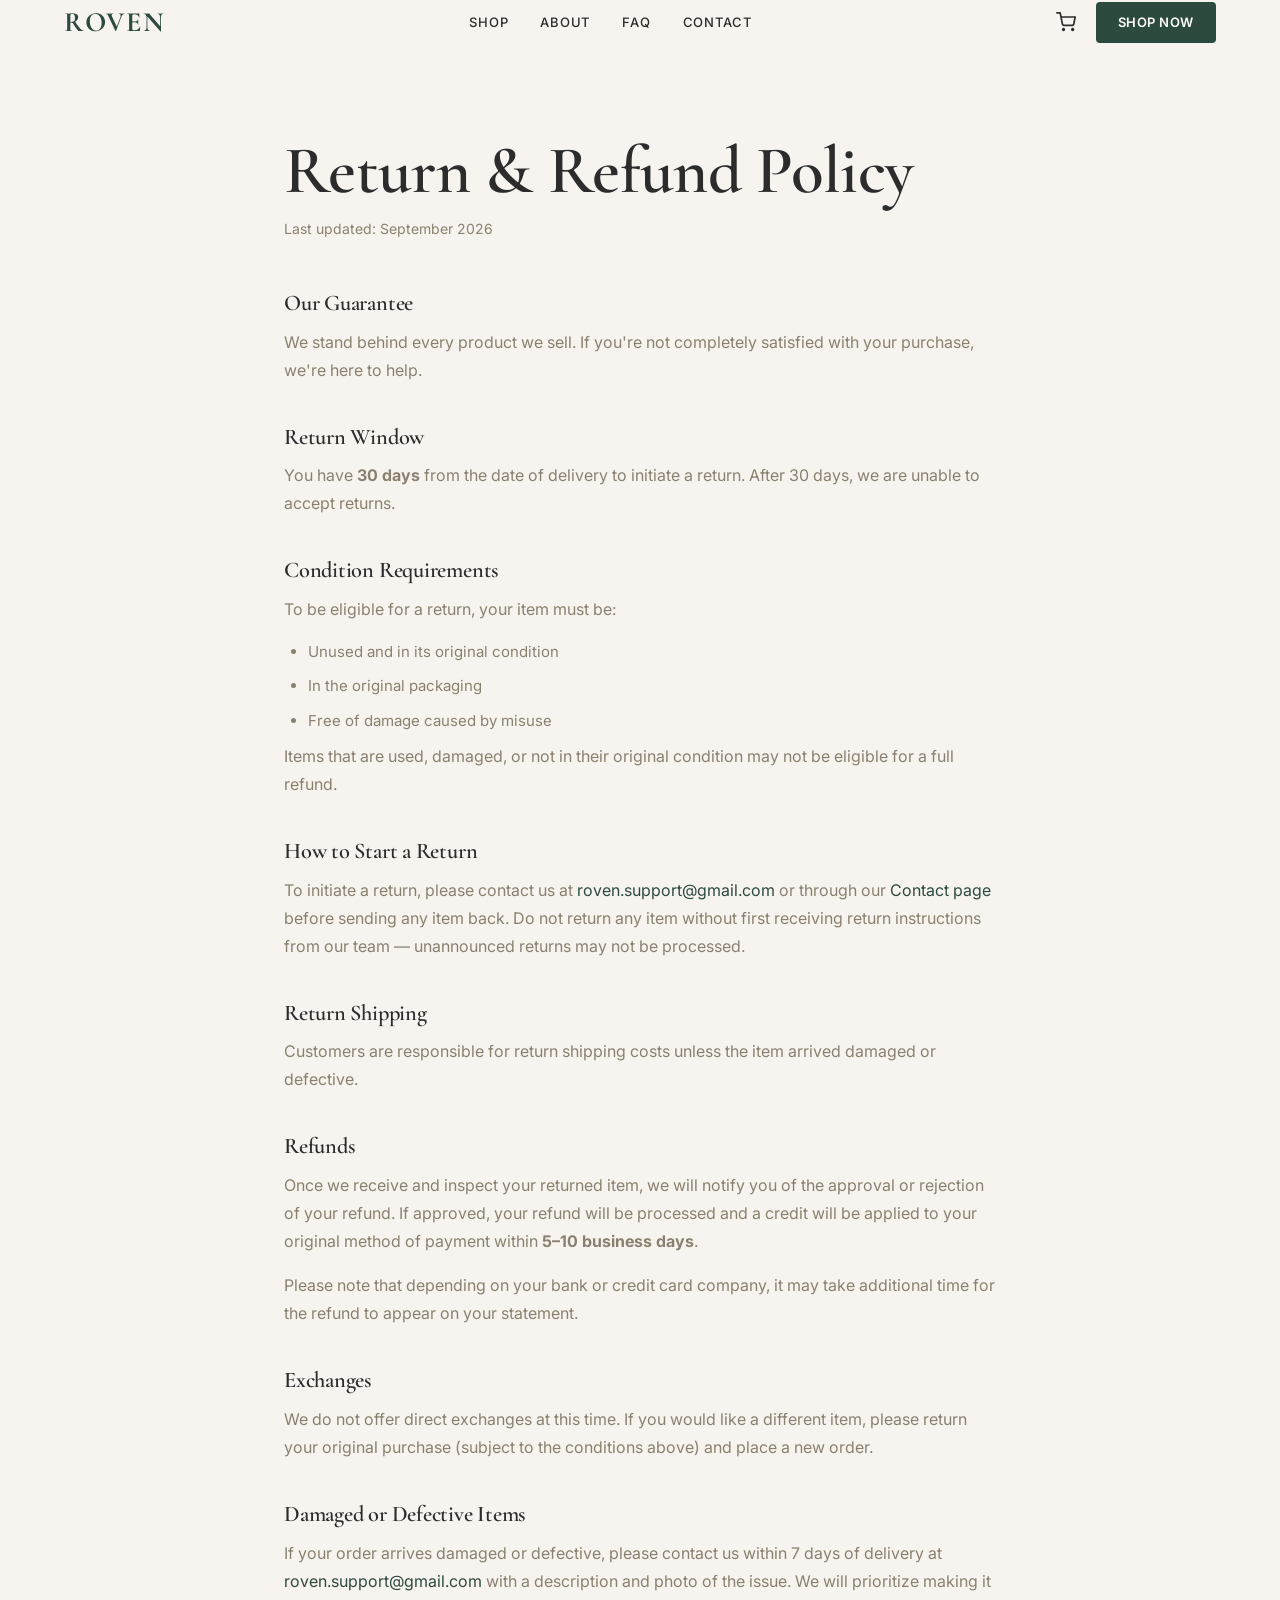
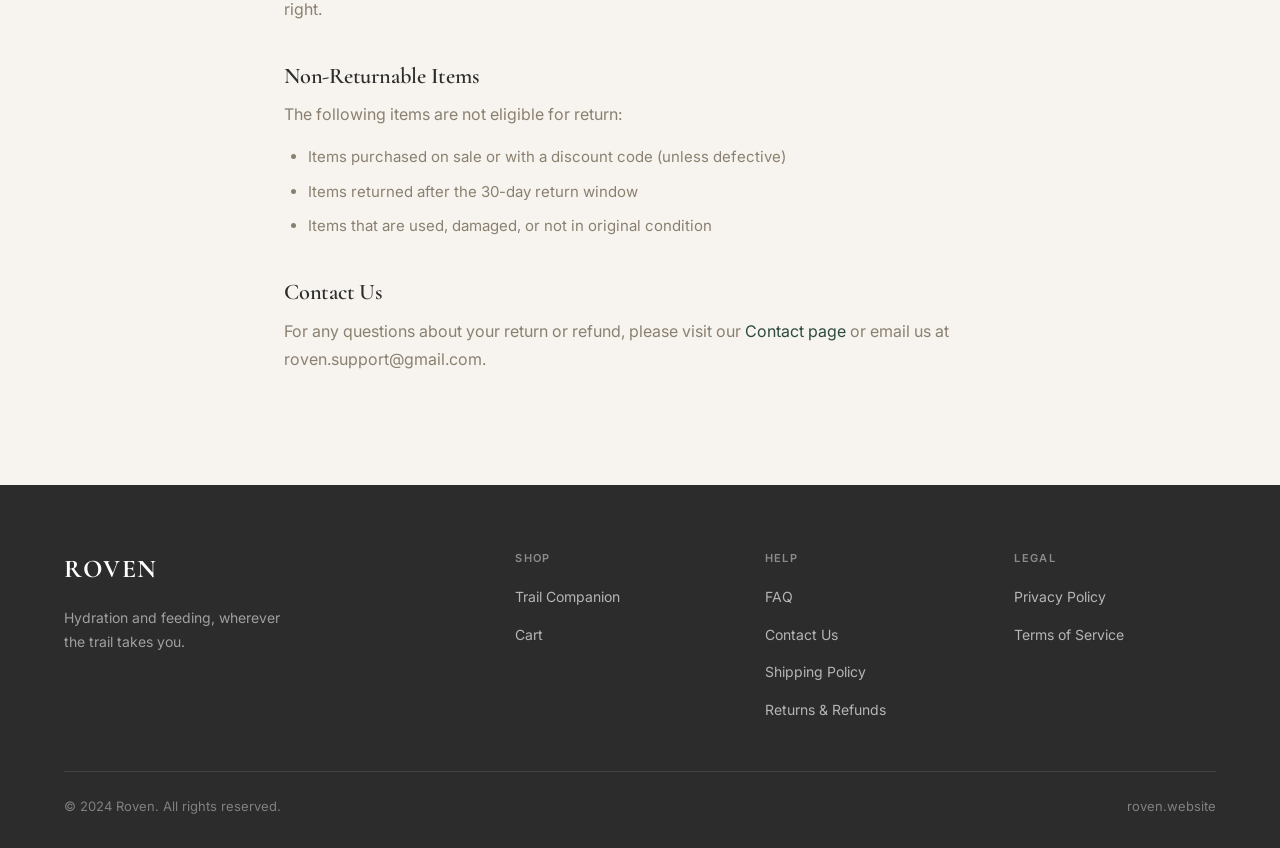
<file: returns.html>
<!DOCTYPE html>
<html lang="en">
<head>
  <meta charset="UTF-8" />
  <meta name="viewport" content="width=device-width, initial-scale=1.0" />
  <title>Return & Refund Policy — Roven</title>
  <meta name="description" content="Roven's 30-day return and refund policy. We stand behind every product we sell." />
  <link rel="canonical" href="https://roven.website/returns" />
  <link rel="stylesheet" href="css/index.css" />
</head>
<body>
  <nav class="nav" id="nav" role="navigation" aria-label="Main navigation">
    <div class="container">
      <div class="nav__inner">
        <a href="index.html" class="nav__logo" aria-label="Roven home">Roven</a>
        <div class="nav__links" role="list">
          <a href="product.html" class="nav__link" role="listitem">Shop</a>
          <a href="about.html"   class="nav__link" role="listitem">About</a>
          <a href="faq.html"     class="nav__link" role="listitem">FAQ</a>
          <a href="contact.html" class="nav__link" role="listitem">Contact</a>
        </div>
        <div class="nav__cta-wrap">
          <a href="cart.html" class="nav__cart-link" aria-label="View cart">
            <svg width="20" height="20" viewBox="0 0 24 24" fill="none" stroke="currentColor" stroke-width="2" stroke-linecap="round" stroke-linejoin="round" aria-hidden="true"><circle cx="9" cy="21" r="1"/><circle cx="20" cy="21" r="1"/><path d="M1 1h4l2.68 13.39a2 2 0 0 0 2 1.61h9.72a2 2 0 0 0 2-1.61L23 6H6"/></svg>
            <span class="cart-badge" style="display:none">0</span>
          </a>
          <a href="product.html" class="btn btn--primary nav__cta" id="nav-shop-cta">Shop Now</a>
        </div>
        <div class="nav__mobile-controls">
          <a href="cart.html" class="nav__cart-link" aria-label="View cart">
            <svg width="20" height="20" viewBox="0 0 24 24" fill="none" stroke="currentColor" stroke-width="2" stroke-linecap="round" stroke-linejoin="round" aria-hidden="true"><circle cx="9" cy="21" r="1"/><circle cx="20" cy="21" r="1"/><path d="M1 1h4l2.68 13.39a2 2 0 0 0 2 1.61h9.72a2 2 0 0 0 2-1.61L23 6H6"/></svg>
            <span class="cart-badge" style="display:none">0</span>
          </a>
          <button class="nav__hamburger" id="nav-hamburger" aria-label="Open menu" aria-expanded="false">
            <span></span><span></span><span></span>
          </button>
        </div>
      </div>
    </div>
  </nav>
  <div class="nav__mobile" id="nav-mobile" role="dialog" aria-label="Mobile navigation">
    <a href="product.html" class="nav__link">Shop</a>
    <a href="about.html"   class="nav__link">About</a>
    <a href="faq.html"     class="nav__link">FAQ</a>
    <a href="contact.html" class="nav__link">Contact</a>
    <a href="product.html" class="btn btn--primary btn--full" style="margin-top:8px">Shop Now — $23.99</a>
  </div>

  <main>
    <div class="policy-page">
      <div class="container container--narrow">

        <h1>Return & Refund Policy</h1>
        <p class="policy-date">Last updated: September 2026</p>
        <div class="policy-body">

          <h2>Our Guarantee</h2>
          <p>We stand behind every product we sell. If you're not completely satisfied with your purchase, we're here to help.</p>

          <h2>Return Window</h2>
          <p>You have <strong>30 days</strong> from the date of delivery to initiate a return. After 30 days, we are unable to accept returns.</p>

          <h2>Condition Requirements</h2>
          <p>To be eligible for a return, your item must be:</p>
          <ul>
            <li>Unused and in its original condition</li>
            <li>In the original packaging</li>
            <li>Free of damage caused by misuse</li>
          </ul>
          <p>Items that are used, damaged, or not in their original condition may not be eligible for a full refund.</p>

          <h2>How to Start a Return</h2>
          <p>To initiate a return, please contact us at <a href="contact.html" style="color:var(--c-green)">roven.support@gmail.com</a> or through our <a href="contact.html" style="color:var(--c-green)">Contact page</a> before sending any item back. Do not return any item without first receiving return instructions from our team — unannounced returns may not be processed.</p>

          <h2>Return Shipping</h2>
          <p>Customers are responsible for return shipping costs unless the item arrived damaged or defective.</p>

          <h2>Refunds</h2>
          <p>Once we receive and inspect your returned item, we will notify you of the approval or rejection of your refund. If approved, your refund will be processed and a credit will be applied to your original method of payment within <strong>5–10 business days</strong>.</p>
          <p>Please note that depending on your bank or credit card company, it may take additional time for the refund to appear on your statement.</p>

          <h2>Exchanges</h2>
          <p>We do not offer direct exchanges at this time. If you would like a different item, please return your original purchase (subject to the conditions above) and place a new order.</p>

          <h2>Damaged or Defective Items</h2>
          <p>If your order arrives damaged or defective, please contact us within 7 days of delivery at <a href="contact.html" style="color:var(--c-green)">roven.support@gmail.com</a> with a description and photo of the issue. We will prioritize making it right.</p>

          <h2>Non-Returnable Items</h2>
          <p>The following items are not eligible for return:</p>
          <ul>
            <li>Items purchased on sale or with a discount code (unless defective)</li>
            <li>Items returned after the 30-day return window</li>
            <li>Items that are used, damaged, or not in original condition</li>
          </ul>

          <h2>Contact Us</h2>
          <p>For any questions about your return or refund, please visit our <a href="contact.html" style="color:var(--c-green)">Contact page</a> or email us at roven.support@gmail.com.</p>
        </div>
      </div>
    </div>
  </main>

  <footer class="footer" role="contentinfo">
    <div class="container">
      <div class="footer__grid">
        <div>
          <div class="footer__brand-logo">Roven</div>
          <p class="footer__tagline">Hydration and feeding, wherever the trail takes you.</p>
        </div>
        <div>
          <p class="footer__heading">Shop</p>
          <ul class="footer__links"><li><a href="product.html" class="footer__link">Trail Companion</a></li><li><a href="cart.html" class="footer__link">Cart</a></li></ul>
        </div>
        <div>
          <p class="footer__heading">Help</p>
          <ul class="footer__links">
            <li><a href="faq.html"      class="footer__link">FAQ</a></li>
            <li><a href="contact.html"  class="footer__link">Contact Us</a></li>
            <li><a href="shipping.html" class="footer__link">Shipping Policy</a></li>
            <li><a href="returns.html"  class="footer__link">Returns & Refunds</a></li>
          </ul>
        </div>
        <div>
          <p class="footer__heading">Legal</p>
          <ul class="footer__links">
            <li><a href="privacy.html" class="footer__link">Privacy Policy</a></li>
            <li><a href="terms.html"   class="footer__link">Terms of Service</a></li>
          </ul>
        </div>
      </div>
      <div class="footer__bottom">
        <span>© 2024 Roven. All rights reserved.</span>
        <span>roven.website</span>
      </div>
    </div>
  </footer>
  <script src="js/main.js"></script>
</body>
</html>
</file>
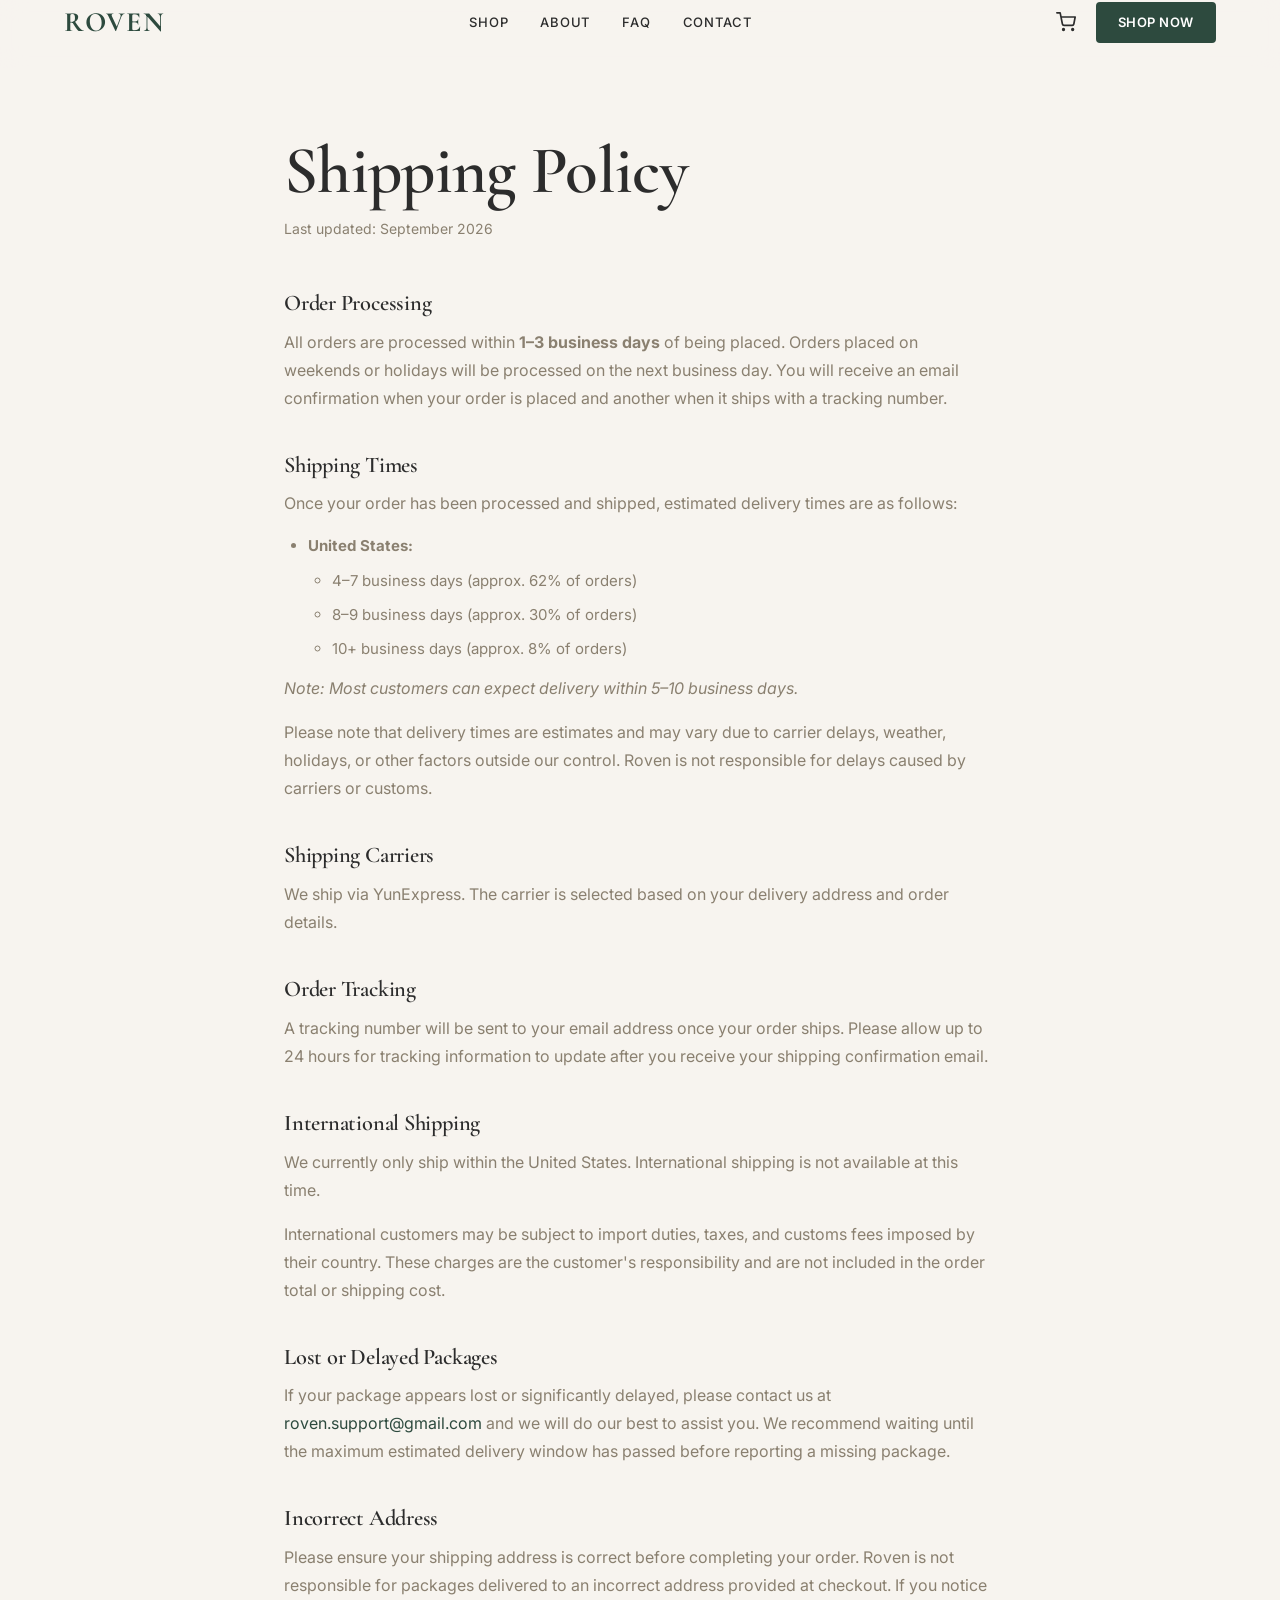
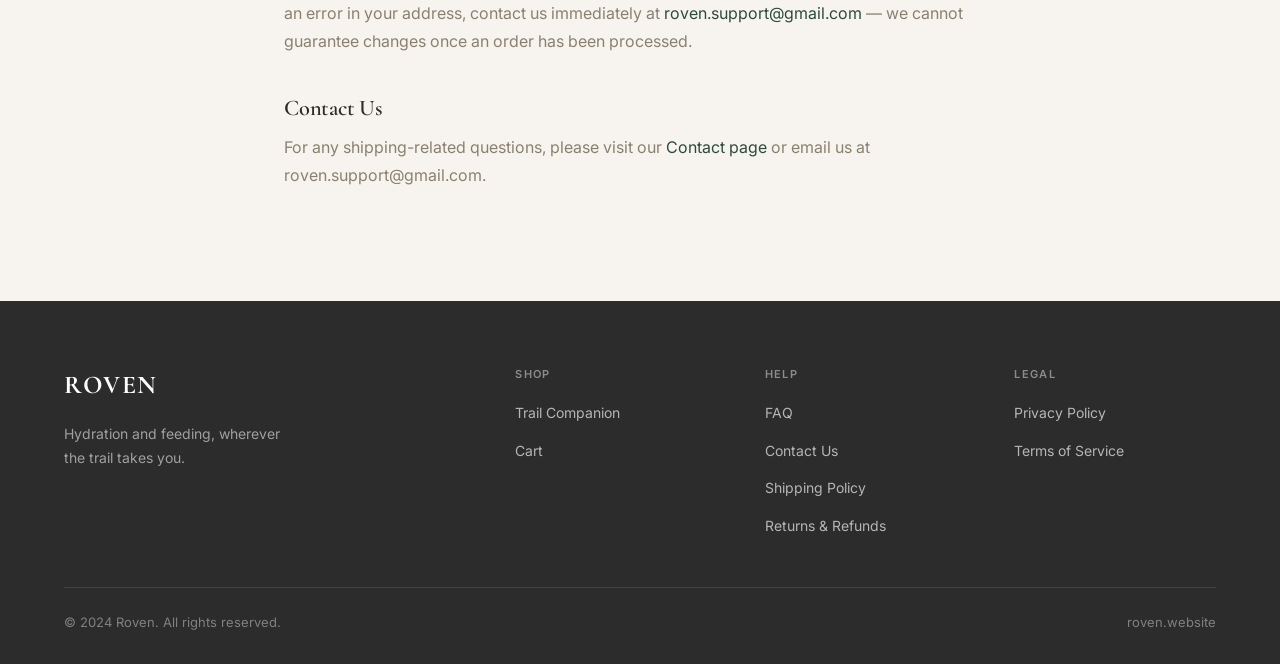
<file: shipping.html>
<!DOCTYPE html>
<html lang="en">
<head>
  <meta charset="UTF-8" />
  <meta name="viewport" content="width=device-width, initial-scale=1.0" />
  <title>Shipping Policy — Roven</title>
  <meta name="description" content="Roven shipping policy — processing times, delivery estimates, tracking, and more." />
  <link rel="canonical" href="https://roven.website/shipping" />
  <link rel="stylesheet" href="css/index.css" />
</head>
<body>
  <nav class="nav" id="nav" role="navigation" aria-label="Main navigation">
    <div class="container">
      <div class="nav__inner">
        <a href="index.html" class="nav__logo" aria-label="Roven home">Roven</a>
        <div class="nav__links" role="list">
          <a href="product.html" class="nav__link" role="listitem">Shop</a>
          <a href="about.html"   class="nav__link" role="listitem">About</a>
          <a href="faq.html"     class="nav__link" role="listitem">FAQ</a>
          <a href="contact.html" class="nav__link" role="listitem">Contact</a>
        </div>
        <div class="nav__cta-wrap">
          <a href="cart.html" class="nav__cart-link" aria-label="View cart">
            <svg width="20" height="20" viewBox="0 0 24 24" fill="none" stroke="currentColor" stroke-width="2" stroke-linecap="round" stroke-linejoin="round" aria-hidden="true"><circle cx="9" cy="21" r="1"/><circle cx="20" cy="21" r="1"/><path d="M1 1h4l2.68 13.39a2 2 0 0 0 2 1.61h9.72a2 2 0 0 0 2-1.61L23 6H6"/></svg>
            <span class="cart-badge" style="display:none">0</span>
          </a>
          <a href="product.html" class="btn btn--primary nav__cta" id="nav-shop-cta">Shop Now</a>
        </div>
        <div class="nav__mobile-controls">
          <a href="cart.html" class="nav__cart-link" aria-label="View cart">
            <svg width="20" height="20" viewBox="0 0 24 24" fill="none" stroke="currentColor" stroke-width="2" stroke-linecap="round" stroke-linejoin="round" aria-hidden="true"><circle cx="9" cy="21" r="1"/><circle cx="20" cy="21" r="1"/><path d="M1 1h4l2.68 13.39a2 2 0 0 0 2 1.61h9.72a2 2 0 0 0 2-1.61L23 6H6"/></svg>
            <span class="cart-badge" style="display:none">0</span>
          </a>
          <button class="nav__hamburger" id="nav-hamburger" aria-label="Open menu" aria-expanded="false">
            <span></span><span></span><span></span>
          </button>
        </div>
      </div>
    </div>
  </nav>
  <div class="nav__mobile" id="nav-mobile" role="dialog" aria-label="Mobile navigation">
    <a href="product.html" class="nav__link">Shop</a>
    <a href="about.html"   class="nav__link">About</a>
    <a href="faq.html"     class="nav__link">FAQ</a>
    <a href="contact.html" class="nav__link">Contact</a>
    <a href="product.html" class="btn btn--primary btn--full" style="margin-top:8px">Shop Now — $23.99</a>
  </div>

  <main>
    <div class="policy-page">
      <div class="container container--narrow">

        <h1>Shipping Policy</h1>
        <p class="policy-date">Last updated: September 2026</p>
        <div class="policy-body">

          <h2>Order Processing</h2>
          <p>All orders are processed within <strong>1–3 business days</strong> of being placed. Orders placed on weekends or holidays will be processed on the next business day. You will receive an email confirmation when your order is placed and another when it ships with a tracking number.</p>

          <h2>Shipping Times</h2>
          <p>Once your order has been processed and shipped, estimated delivery times are as follows:</p>
          <ul>
            <li><strong>United States:</strong>
              <ul style="list-style: circle; margin-top: var(--s-8); margin-bottom: var(--s-12);">
                <li>4–7 business days (approx. 62% of orders)</li>
                <li>8–9 business days (approx. 30% of orders)</li>
                <li>10+ business days (approx. 8% of orders)</li>
              </ul>
            </li>
          </ul>
          <p><em>Note: Most customers can expect delivery within 5–10 business days.</em></p>
          <p>Please note that delivery times are estimates and may vary due to carrier delays, weather, holidays, or other factors outside our control. Roven is not responsible for delays caused by carriers or customs.</p>

          <h2>Shipping Carriers</h2>
          <p>We ship via YunExpress. The carrier is selected based on your delivery address and order details.</p>

          <h2>Order Tracking</h2>
          <p>A tracking number will be sent to your email address once your order ships. Please allow up to 24 hours for tracking information to update after you receive your shipping confirmation email.</p>

          <h2>International Shipping</h2>
          <p>We currently only ship within the United States. International shipping is not available at this time.</p>
          <p>International customers may be subject to import duties, taxes, and customs fees imposed by their country. These charges are the customer's responsibility and are not included in the order total or shipping cost.</p>

          <h2>Lost or Delayed Packages</h2>
          <p>If your package appears lost or significantly delayed, please contact us at <a href="contact.html" style="color:var(--c-green)">roven.support@gmail.com</a> and we will do our best to assist you. We recommend waiting until the maximum estimated delivery window has passed before reporting a missing package.</p>

          <h2>Incorrect Address</h2>
          <p>Please ensure your shipping address is correct before completing your order. Roven is not responsible for packages delivered to an incorrect address provided at checkout. If you notice an error in your address, contact us immediately at <a href="contact.html" style="color:var(--c-green)">roven.support@gmail.com</a> — we cannot guarantee changes once an order has been processed.</p>

          <h2>Contact Us</h2>
          <p>For any shipping-related questions, please visit our <a href="contact.html" style="color:var(--c-green)">Contact page</a> or email us at roven.support@gmail.com.</p>
        </div>
      </div>
    </div>
  </main>

  <footer class="footer" role="contentinfo">
    <div class="container">
      <div class="footer__grid">
        <div>
          <div class="footer__brand-logo">Roven</div>
          <p class="footer__tagline">Hydration and feeding, wherever the trail takes you.</p>
        </div>
        <div>
          <p class="footer__heading">Shop</p>
          <ul class="footer__links"><li><a href="product.html" class="footer__link">Trail Companion</a></li><li><a href="cart.html" class="footer__link">Cart</a></li></ul>
        </div>
        <div>
          <p class="footer__heading">Help</p>
          <ul class="footer__links">
            <li><a href="faq.html"      class="footer__link">FAQ</a></li>
            <li><a href="contact.html"  class="footer__link">Contact Us</a></li>
            <li><a href="shipping.html" class="footer__link">Shipping Policy</a></li>
            <li><a href="returns.html"  class="footer__link">Returns & Refunds</a></li>
          </ul>
        </div>
        <div>
          <p class="footer__heading">Legal</p>
          <ul class="footer__links">
            <li><a href="privacy.html" class="footer__link">Privacy Policy</a></li>
            <li><a href="terms.html"   class="footer__link">Terms of Service</a></li>
          </ul>
        </div>
      </div>
      <div class="footer__bottom">
        <span>© 2024 Roven. All rights reserved.</span>
        <span>roven.website</span>
      </div>
    </div>
  </footer>
  <script src="js/main.js"></script>
</body>
</html>
</file>
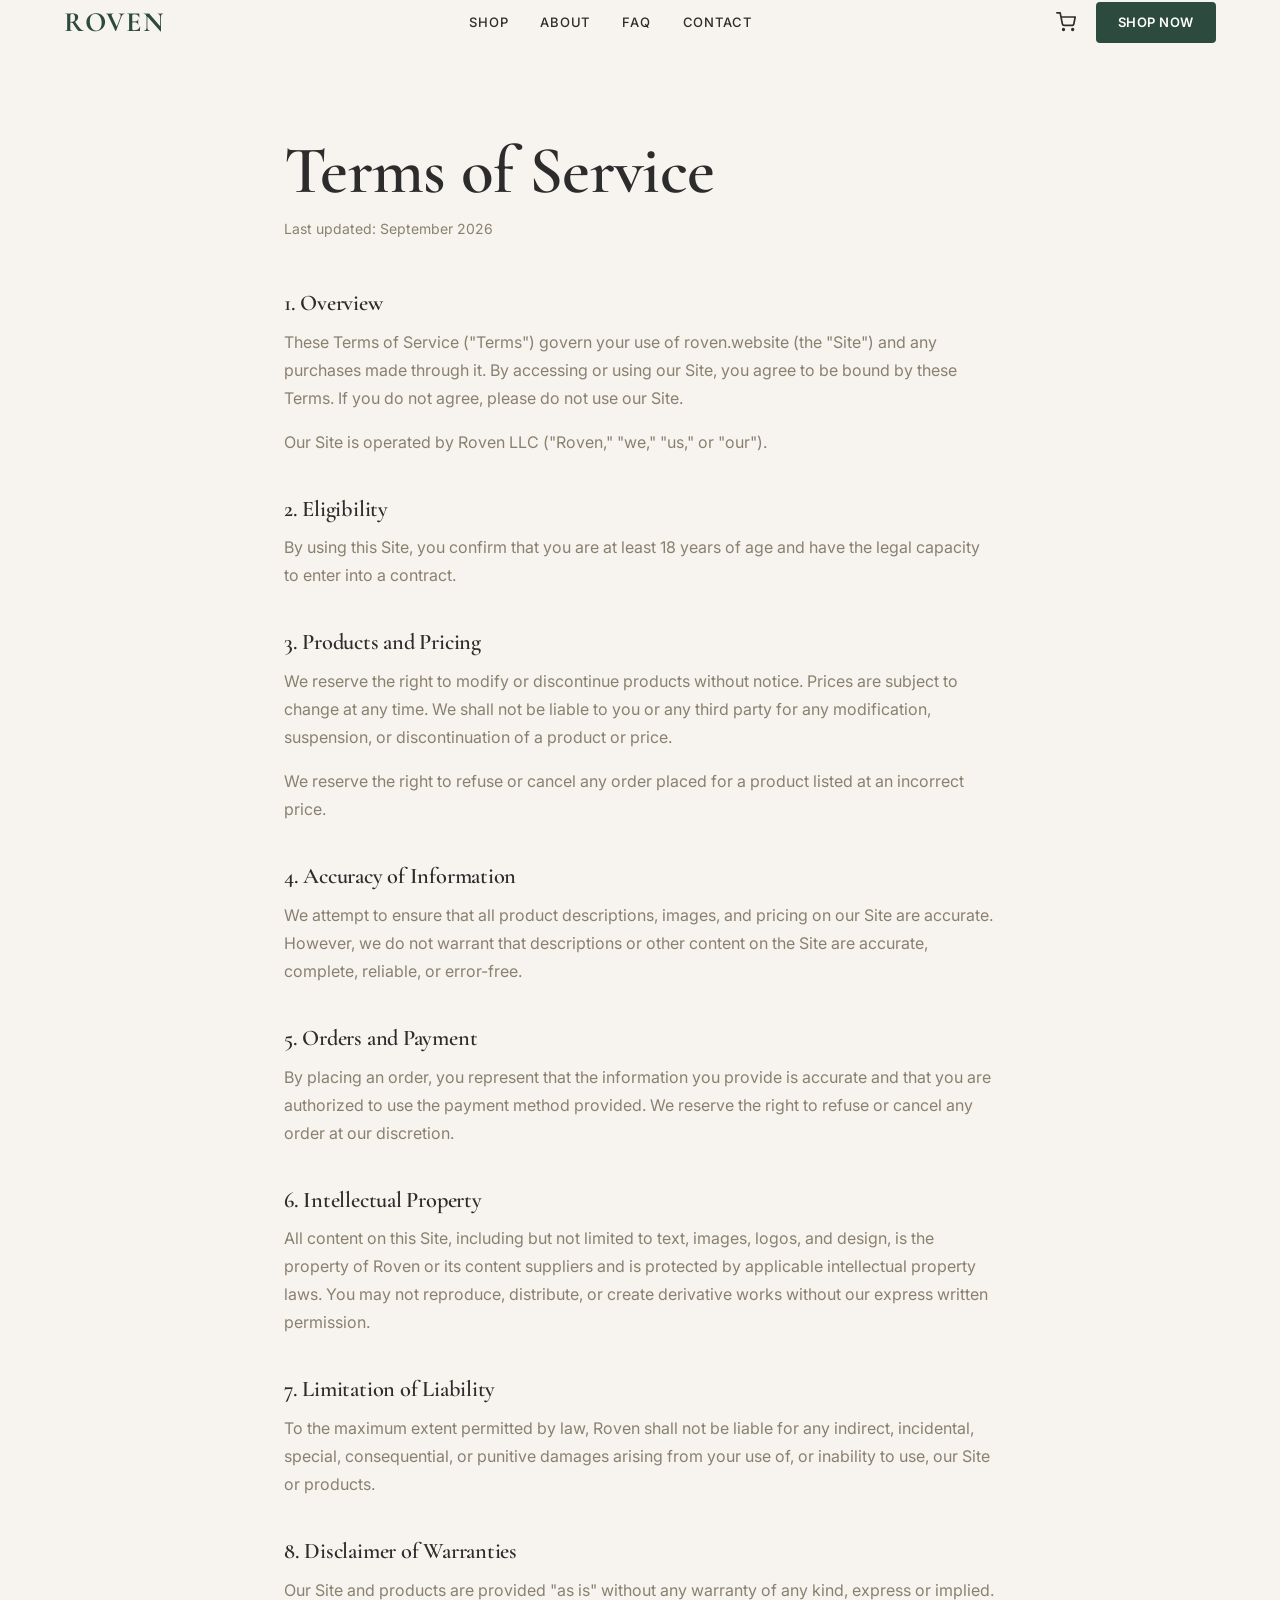
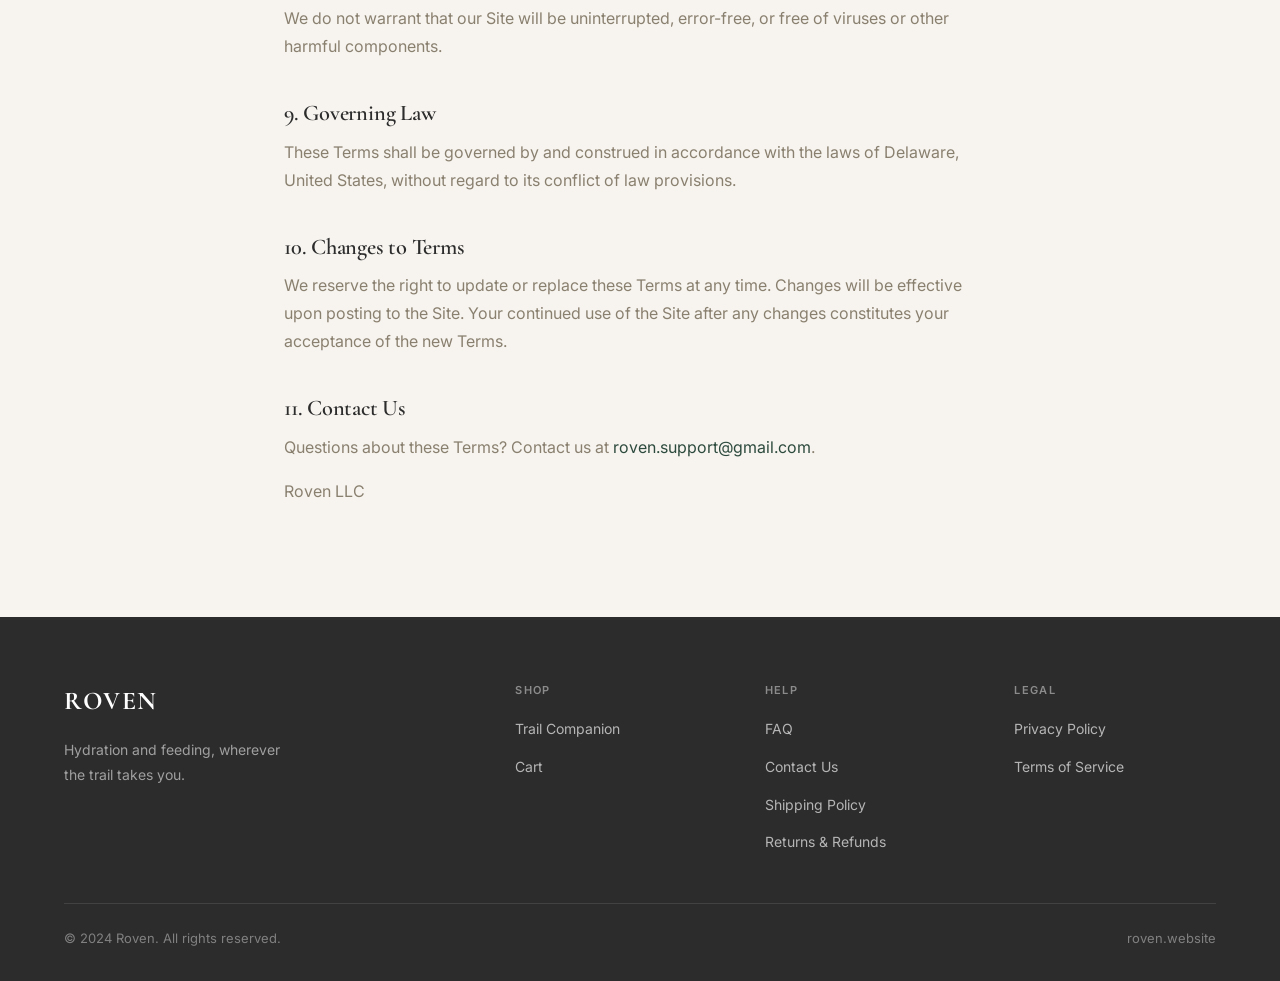
<file: terms.html>
<!DOCTYPE html>
<html lang="en">
<head>
  <meta charset="UTF-8" />
  <meta name="viewport" content="width=device-width, initial-scale=1.0" />
  <title>Terms of Service — Roven</title>
  <meta name="description" content="Roven Terms of Service — the terms and conditions governing your use of roven.website." />
  <link rel="canonical" href="https://roven.website/terms" />
  <link rel="stylesheet" href="css/index.css" />
</head>
<body>
  <nav class="nav" id="nav" role="navigation" aria-label="Main navigation">
    <div class="container">
      <div class="nav__inner">
        <a href="index.html" class="nav__logo" aria-label="Roven home">Roven</a>
        <div class="nav__links" role="list">
          <a href="product.html" class="nav__link" role="listitem">Shop</a>
          <a href="about.html"   class="nav__link" role="listitem">About</a>
          <a href="faq.html"     class="nav__link" role="listitem">FAQ</a>
          <a href="contact.html" class="nav__link" role="listitem">Contact</a>
        </div>
        <div class="nav__cta-wrap">
          <a href="cart.html" class="nav__cart-link" aria-label="View cart">
            <svg width="20" height="20" viewBox="0 0 24 24" fill="none" stroke="currentColor" stroke-width="2" stroke-linecap="round" stroke-linejoin="round" aria-hidden="true"><circle cx="9" cy="21" r="1"/><circle cx="20" cy="21" r="1"/><path d="M1 1h4l2.68 13.39a2 2 0 0 0 2 1.61h9.72a2 2 0 0 0 2-1.61L23 6H6"/></svg>
            <span class="cart-badge" style="display:none">0</span>
          </a>
          <a href="product.html" class="btn btn--primary nav__cta" id="nav-shop-cta">Shop Now</a>
        </div>
        <div class="nav__mobile-controls">
          <a href="cart.html" class="nav__cart-link" aria-label="View cart">
            <svg width="20" height="20" viewBox="0 0 24 24" fill="none" stroke="currentColor" stroke-width="2" stroke-linecap="round" stroke-linejoin="round" aria-hidden="true"><circle cx="9" cy="21" r="1"/><circle cx="20" cy="21" r="1"/><path d="M1 1h4l2.68 13.39a2 2 0 0 0 2 1.61h9.72a2 2 0 0 0 2-1.61L23 6H6"/></svg>
            <span class="cart-badge" style="display:none">0</span>
          </a>
          <button class="nav__hamburger" id="nav-hamburger" aria-label="Open menu" aria-expanded="false">
            <span></span><span></span><span></span>
          </button>
        </div>
      </div>
    </div>
  </nav>
  <div class="nav__mobile" id="nav-mobile" role="dialog" aria-label="Mobile navigation">
    <a href="product.html" class="nav__link">Shop</a>
    <a href="about.html"   class="nav__link">About</a>
    <a href="faq.html"     class="nav__link">FAQ</a>
    <a href="contact.html" class="nav__link">Contact</a>
    <a href="product.html" class="btn btn--primary btn--full" style="margin-top:8px">Shop Now — $23.99</a>
  </div>

  <main>
    <div class="policy-page">
      <div class="container container--narrow">

        <h1>Terms of Service</h1>
        <p class="policy-date">Last updated: September 2026</p>
        <div class="policy-body">

          <h2>1. Overview</h2>
          <p>These Terms of Service ("Terms") govern your use of roven.website (the "Site") and any purchases made through it. By accessing or using our Site, you agree to be bound by these Terms. If you do not agree, please do not use our Site.</p>
          <p>Our Site is operated by Roven LLC ("Roven," "we," "us," or "our").</p>

          <h2>2. Eligibility</h2>
          <p>By using this Site, you confirm that you are at least 18 years of age and have the legal capacity to enter into a contract.</p>

          <h2>3. Products and Pricing</h2>
          <p>We reserve the right to modify or discontinue products without notice. Prices are subject to change at any time. We shall not be liable to you or any third party for any modification, suspension, or discontinuation of a product or price.</p>
          <p>We reserve the right to refuse or cancel any order placed for a product listed at an incorrect price.</p>

          <h2>4. Accuracy of Information</h2>
          <p>We attempt to ensure that all product descriptions, images, and pricing on our Site are accurate. However, we do not warrant that descriptions or other content on the Site are accurate, complete, reliable, or error-free.</p>

          <h2>5. Orders and Payment</h2>
          <p>By placing an order, you represent that the information you provide is accurate and that you are authorized to use the payment method provided. We reserve the right to refuse or cancel any order at our discretion.</p>

          <h2>6. Intellectual Property</h2>
          <p>All content on this Site, including but not limited to text, images, logos, and design, is the property of Roven or its content suppliers and is protected by applicable intellectual property laws. You may not reproduce, distribute, or create derivative works without our express written permission.</p>

          <h2>7. Limitation of Liability</h2>
          <p>To the maximum extent permitted by law, Roven shall not be liable for any indirect, incidental, special, consequential, or punitive damages arising from your use of, or inability to use, our Site or products.</p>

          <h2>8. Disclaimer of Warranties</h2>
          <p>Our Site and products are provided "as is" without any warranty of any kind, express or implied. We do not warrant that our Site will be uninterrupted, error-free, or free of viruses or other harmful components.</p>

          <h2>9. Governing Law</h2>
          <p>These Terms shall be governed by and construed in accordance with the laws of Delaware, United States, without regard to its conflict of law provisions.</p>

          <h2>10. Changes to Terms</h2>
          <p>We reserve the right to update or replace these Terms at any time. Changes will be effective upon posting to the Site. Your continued use of the Site after any changes constitutes your acceptance of the new Terms.</p>

          <h2>11. Contact Us</h2>
          <p>Questions about these Terms? Contact us at <a href="contact.html" style="color:var(--c-green)">roven.support@gmail.com</a>.</p>
          <p>Roven LLC</p>
        </div>
      </div>
    </div>
  </main>

  <footer class="footer" role="contentinfo">
    <div class="container">
      <div class="footer__grid">
        <div>
          <div class="footer__brand-logo">Roven</div>
          <p class="footer__tagline">Hydration and feeding, wherever the trail takes you.</p>
        </div>
        <div>
          <p class="footer__heading">Shop</p>
          <ul class="footer__links"><li><a href="product.html" class="footer__link">Trail Companion</a></li><li><a href="cart.html" class="footer__link">Cart</a></li></ul>
        </div>
        <div>
          <p class="footer__heading">Help</p>
          <ul class="footer__links">
            <li><a href="faq.html"      class="footer__link">FAQ</a></li>
            <li><a href="contact.html"  class="footer__link">Contact Us</a></li>
            <li><a href="shipping.html" class="footer__link">Shipping Policy</a></li>
            <li><a href="returns.html"  class="footer__link">Returns & Refunds</a></li>
          </ul>
        </div>
        <div>
          <p class="footer__heading">Legal</p>
          <ul class="footer__links">
            <li><a href="privacy.html" class="footer__link">Privacy Policy</a></li>
            <li><a href="terms.html"   class="footer__link">Terms of Service</a></li>
          </ul>
        </div>
      </div>
      <div class="footer__bottom">
        <span>© 2024 Roven. All rights reserved.</span>
        <span>roven.website</span>
      </div>
    </div>
  </footer>
  <script src="js/main.js"></script>
</body>
</html>
</file>
<file: css/index.css>
/* =============================================
   ROVEN — Design System
   ============================================= */

@import url('https://fonts.googleapis.com/css2?family=Cormorant+Garamond:ital,wght@0,400;0,500;0,600;0,700;1,400;1,600&family=Inter:wght@300;400;500;600&display=swap');

/* =============================================
   TOKENS
   ============================================= */
:root {
  /* Colors */
  --c-green: #2D4A3E;
  --c-green-mid: #3A5F50;
  --c-sage: #5C7A6B;
  --c-sage-light: #8FAF9E;
  --c-sand: #C4A882;
  --c-sand-light: #DDD0BA;
  --c-charcoal: #2C2C2C;
  --c-stone: #8A8070;
  --c-offwhite: #F7F4EF;
  --c-cream: #EDE9E0;
  --c-white: #FFFFFF;
  --c-border: #D9D4CB;

  /* Fonts */
  --f-serif: 'Cormorant Garamond', Georgia, serif;
  --f-sans: 'Inter', system-ui, sans-serif;

  /* Spacing scale */
  --s-2: 0.125rem;
  --s-4: 0.25rem;
  --s-8: 0.5rem;
  --s-12: 0.75rem;
  --s-16: 1rem;
  --s-20: 1.25rem;
  --s-24: 1.5rem;
  --s-32: 2rem;
  --s-40: 2.5rem;
  --s-48: 3rem;
  --s-64: 4rem;
  --s-80: 5rem;
  --s-96: 6rem;
  --s-120: 7.5rem;

  /* Radii */
  --r-sm: 4px;
  --r-md: 8px;
  --r-lg: 16px;
  --r-xl: 24px;
  --r-pill: 999px;

  /* Shadows */
  --shadow-sm: 0 1px 3px rgba(44, 44, 44, .08), 0 1px 2px rgba(44, 44, 44, .04);
  --shadow-md: 0 4px 16px rgba(44, 44, 44, .10), 0 2px 6px rgba(44, 44, 44, .06);
  --shadow-lg: 0 12px 40px rgba(44, 44, 44, .14), 0 4px 12px rgba(44, 44, 44, .08);

  /* Transitions */
  --t-fast: 150ms ease;
  --t-base: 250ms ease;
  --t-slow: 400ms ease;
  --t-spring: 350ms cubic-bezier(0.34, 1.56, 0.64, 1);

  /* Nav height */
  --nav-h: 68px;
}

/* =============================================
   RESET & BASE
   ============================================= */
*,
*::before,
*::after {
  box-sizing: border-box;
  margin: 0;
  padding: 0;
}

html {
  scroll-behavior: smooth;
  font-size: 16px;
}

body {
  font-family: var(--f-sans);
  background-color: var(--c-offwhite);
  color: var(--c-charcoal);
  line-height: 1.6;
  -webkit-font-smoothing: antialiased;
}

img,
video {
  display: block;
  max-width: 100%;
}

a {
  color: inherit;
  text-decoration: none;
}

ul,
ol {
  list-style: none;
}

button,
input,
textarea,
select {
  font-family: inherit;
  font-size: inherit;
}

button {
  cursor: pointer;
}

/* =============================================
   TYPOGRAPHY
   ============================================= */
h1,
h2,
h3,
h4,
h5 {
  font-family: var(--f-serif);
  font-weight: 600;
  line-height: 1.15;
  letter-spacing: -0.01em;
  color: var(--c-charcoal);
}

h1 {
  font-size: clamp(2.4rem, 6vw, 4.2rem);
}

h2 {
  font-size: clamp(1.9rem, 4vw, 3rem);
}

h3 {
  font-size: clamp(1.4rem, 2.5vw, 1.9rem);
}

h4 {
  font-size: 1.2rem;
}

h5 {
  font-size: 1rem;
}

p {
  font-family: var(--f-sans);
  line-height: 1.75;
  color: var(--c-stone);
}

.serif {
  font-family: var(--f-serif);
}

.italic {
  font-style: italic;
}

.text-sm {
  font-size: 0.8125rem;
}

.text-base {
  font-size: 1rem;
}

.text-lg {
  font-size: 1.125rem;
}

.text-xl {
  font-size: 1.25rem;
}

.text-charcoal {
  color: var(--c-charcoal);
}

.text-stone {
  color: var(--c-stone);
}

.text-green {
  color: var(--c-green);
}

.text-sand {
  color: var(--c-sand);
}

.text-white {
  color: var(--c-white);
}

.label {
  font-family: var(--f-sans);
  font-size: 0.6875rem;
  font-weight: 600;
  letter-spacing: 0.12em;
  text-transform: uppercase;
  color: var(--c-sage);
}

/* =============================================
   LAYOUT
   ============================================= */
.container {
  width: 100%;
  max-width: 1200px;
  margin-inline: auto;
  padding-inline: var(--s-24);
}

.container--narrow {
  max-width: 760px;
}

.container--wide {
  max-width: 1400px;
}

.section {
  padding-block: var(--s-80);
}

.section--sm {
  padding-block: var(--s-48);
}

.section--lg {
  padding-block: var(--s-120);
}

.section--cream {
  background-color: var(--c-cream);
}

.section--green {
  background-color: var(--c-green);
}

.section--white {
  background-color: var(--c-white);
}

.grid-2 {
  display: grid;
  grid-template-columns: 1fr 1fr;
  gap: var(--s-32);
}

.grid-3 {
  display: grid;
  grid-template-columns: repeat(3, 1fr);
  gap: var(--s-32);
}

.grid-4 {
  display: grid;
  grid-template-columns: repeat(4, 1fr);
  gap: var(--s-24);
}

.flex {
  display: flex;
}

.flex-center {
  display: flex;
  align-items: center;
  justify-content: center;
}

.flex-between {
  display: flex;
  align-items: center;
  justify-content: space-between;
}

.gap-8 {
  gap: var(--s-8);
}

.gap-12 {
  gap: var(--s-12);
}

.gap-16 {
  gap: var(--s-16);
}

.gap-24 {
  gap: var(--s-24);
}

.gap-32 {
  gap: var(--s-32);
}

.text-center {
  text-align: center;
}

.text-left {
  text-align: left;
}

/* =============================================
   BUTTONS
   ============================================= */
.btn {
  display: inline-flex;
  align-items: center;
  justify-content: center;
  gap: var(--s-8);
  padding: var(--s-16) var(--s-32);
  border-radius: var(--r-sm);
  font-family: var(--f-sans);
  font-size: 0.875rem;
  font-weight: 600;
  letter-spacing: 0.04em;
  text-transform: uppercase;
  border: 2px solid transparent;
  transition: all var(--t-base);
  white-space: nowrap;
  position: relative;
  overflow: hidden;
}

.btn::after {
  content: '';
  position: absolute;
  inset: 0;
  background: rgba(255, 255, 255, 0);
  transition: background var(--t-base);
}

.btn:hover::after {
  background: rgba(255, 255, 255, 0.08);
}

.btn--primary {
  background-color: var(--c-green);
  color: var(--c-white);
  border-color: var(--c-green);
}

.btn--primary:hover {
  background-color: var(--c-green-mid);
  border-color: var(--c-green-mid);
  transform: translateY(-1px);
  box-shadow: var(--shadow-md);
}

.btn--outline {
  background-color: transparent;
  color: var(--c-green);
  border-color: var(--c-green);
}

.btn--outline:hover {
  background-color: var(--c-green);
  color: var(--c-white);
  transform: translateY(-1px);
}

.btn--outline-white {
  background-color: transparent;
  color: var(--c-white);
  border-color: rgba(255, 255, 255, 0.6);
}

.btn--outline-white:hover {
  background-color: var(--c-white);
  color: var(--c-green);
}

.btn--ghost {
  background: none;
  border-color: transparent;
  color: var(--c-green);
  padding-inline: var(--s-8);
}

.btn--ghost:hover {
  color: var(--c-green-mid);
}

.btn--lg {
  padding: var(--s-20) var(--s-48);
  font-size: 0.9375rem;
}

.btn--full {
  width: 100%;
}

/* =============================================
   NAVIGATION
   ============================================= */
.nav {
  position: fixed;
  top: 0;
  left: 0;
  right: 0;
  z-index: 1000;
  height: var(--nav-h);
  background-color: rgba(247, 244, 239, 0.92);
  backdrop-filter: blur(12px);
  -webkit-backdrop-filter: blur(12px);
  border-bottom: 1px solid transparent;
  transition: border-color var(--t-base), box-shadow var(--t-base), height var(--t-base);
}

.nav.scrolled {
  border-color: var(--c-border);
  box-shadow: var(--shadow-sm);
  height: 60px;
}

.nav__inner {
  height: 100%;
  display: flex;
  align-items: center;
  justify-content: space-between;
  gap: var(--s-32);
}

.nav__logo {
  font-family: var(--f-serif);
  font-size: 1.75rem;
  font-weight: 700;
  letter-spacing: 0.06em;
  text-transform: uppercase;
  color: var(--c-green);
  flex-shrink: 0;
  transition: color var(--t-fast);
}

.nav__logo:hover {
  color: var(--c-green-mid);
}

.nav__links {
  display: flex;
  align-items: center;
  gap: var(--s-32);
}

.nav__link {
  font-size: 0.8125rem;
  font-weight: 500;
  letter-spacing: 0.06em;
  text-transform: uppercase;
  color: var(--c-charcoal);
  transition: color var(--t-fast);
  position: relative;
}

.nav__link::after {
  content: '';
  position: absolute;
  bottom: -3px;
  left: 0;
  width: 0;
  height: 1px;
  background: var(--c-green);
  transition: width var(--t-base);
}

.nav__link:hover {
  color: var(--c-green);
}

.nav__link:hover::after {
  width: 100%;
}

.nav__cta {
  padding: var(--s-8) var(--s-20);
  font-size: 0.8125rem;
}

.nav__cta-wrap {
  display: flex;
  align-items: center;
  gap: var(--s-20);
}

.nav__cart-link {
  position: relative;
  display: flex;
  align-items: center;
  justify-content: center;
  color: var(--c-charcoal);
  transition: color var(--t-fast);
}

.nav__cart-link:hover {
  color: var(--c-green);
}

.cart-badge {
  position: absolute;
  top: -7px;
  right: -9px;
  min-width: 16px;
  height: 16px;
  padding: 0 4px;
  border-radius: var(--r-pill);
  background: var(--c-green);
  color: var(--c-white);
  font-size: 0.625rem;
  font-weight: 700;
  line-height: 16px;
  text-align: center;
}

.nav__hamburger {
  display: none;
  flex-direction: column;
  gap: 5px;
  padding: var(--s-8);
  background: none;
  border: none;
}

.nav__mobile-controls {
  display: none;
  align-items: center;
  gap: var(--s-16);
}

@media (max-width: 640px) {
  .nav__mobile-controls {
    display: flex;
  }
}

.nav__hamburger span {
  display: block;
  width: 22px;
  height: 1.5px;
  background: var(--c-charcoal);
  transition: all var(--t-base);
}

.nav__hamburger.open span:nth-child(1) {
  transform: translateY(6.5px) rotate(45deg);
}

.nav__hamburger.open span:nth-child(2) {
  opacity: 0;
}

.nav__hamburger.open span:nth-child(3) {
  transform: translateY(-6.5px) rotate(-45deg);
}

.nav__mobile {
  display: none;
  position: fixed;
  top: var(--nav-h);
  left: 0;
  right: 0;
  background: var(--c-offwhite);
  border-bottom: 1px solid var(--c-border);
  padding: var(--s-24);
  flex-direction: column;
  gap: var(--s-20);
  z-index: 999;
  transform: translateY(-8px);
  opacity: 0;
  pointer-events: none;
  transition: all var(--t-base);
}

.nav__mobile.open {
  display: flex;
  transform: translateY(0);
  opacity: 1;
  pointer-events: all;
}

.nav__mobile .nav__link {
  font-size: 1rem;
  padding-block: var(--s-8);
  border-bottom: 1px solid var(--c-border);
}

/* =============================================
   HERO
   ============================================= */
.hero {
  position: relative;
  height: 100svh;
  min-height: 600px;
  display: flex;
  align-items: center;
  overflow: hidden;
}

.hero__bg {
  position: absolute;
  inset: 0;
  background-size: cover;
  background-position: center;
  background-repeat: no-repeat;
  transform: scale(1.04);
  transition: transform 8s ease-out;
}

.hero__bg.loaded {
  transform: scale(1);
}

.hero__overlay {
  position: absolute;
  inset: 0;
  background: linear-gradient(110deg,
      rgba(20, 34, 28, 0.72) 0%,
      rgba(20, 34, 28, 0.42) 55%,
      transparent 100%);
}

.hero__content {
  position: relative;
  z-index: 2;
  max-width: 620px;
}

.hero__label {
  color: var(--c-sand-light);
  margin-bottom: var(--s-16);
  opacity: 0;
  transform: translateY(16px);
  animation: fadeUp 0.7s ease 0.2s forwards;
}

.hero__title {
  color: var(--c-white);
  margin-bottom: var(--s-20);
  opacity: 0;
  transform: translateY(16px);
  animation: fadeUp 0.7s ease 0.4s forwards;
}

.hero__sub {
  color: rgba(255, 255, 255, 0.8);
  font-size: 1.0625rem;
  line-height: 1.7;
  margin-bottom: var(--s-40);
  opacity: 0;
  transform: translateY(16px);
  animation: fadeUp 0.7s ease 0.6s forwards;
  max-width: 480px;
}

.hero__actions {
  display: flex;
  gap: var(--s-16);
  flex-wrap: wrap;
  opacity: 0;
  transform: translateY(16px);
  animation: fadeUp 0.7s ease 0.8s forwards;
}

.hero__scroll {
  position: absolute;
  bottom: var(--s-32);
  left: 50%;
  transform: translateX(-50%);
  display: flex;
  flex-direction: column;
  align-items: center;
  gap: var(--s-8);
  color: rgba(255, 255, 255, 0.6);
  font-size: 0.6875rem;
  letter-spacing: 0.1em;
  text-transform: uppercase;
  animation: bounce 2.5s ease-in-out infinite;
  z-index: 2;
}

.hero__scroll-line {
  width: 1px;
  height: 40px;
  background: linear-gradient(to bottom, rgba(255, 255, 255, 0.6), transparent);
}

/* =============================================
   TRUST BAR
   ============================================= */
.trust-bar {
  background: var(--c-green);
  padding-block: var(--s-12);
}

.trust-bar__inner {
  display: flex;
  align-items: center;
  justify-content: center;
  gap: var(--s-40);
  flex-wrap: wrap;
}

.trust-item {
  display: flex;
  align-items: center;
  gap: var(--s-8);
  color: rgba(255, 255, 255, 0.9);
  font-size: 0.8125rem;
  font-weight: 500;
  letter-spacing: 0.02em;
}

.trust-item svg {
  flex-shrink: 0;
  opacity: 0.85;
}

/* =============================================
   SECTION HEADINGS
   ============================================= */
.section-header {
  margin-bottom: var(--s-48);
}

.section-header--center {
  text-align: center;
}

.section-header .label {
  margin-bottom: var(--s-12);
}

.section-header h2 {
  margin-bottom: var(--s-16);
}

.section-header p {
  max-width: 540px;
}

.section-header--center p {
  margin-inline: auto;
}

/* =============================================
   PRODUCT CARD
   ============================================= */
.product-card {
  background: var(--c-white);
  border-radius: var(--r-lg);
  overflow: hidden;
  box-shadow: var(--shadow-sm);
  transition: transform var(--t-base), box-shadow var(--t-base);
}

.product-card:hover {
  transform: translateY(-4px);
  box-shadow: var(--shadow-md);
}

.product-card__img {
  aspect-ratio: 4/3;
  overflow: hidden;
}

.product-card__img img {
  width: 100%;
  height: 100%;
  object-fit: cover;
  transition: transform var(--t-slow);
}

.product-card:hover .product-card__img img {
  transform: scale(1.04);
}

.product-card__body {
  padding: var(--s-24);
}

.product-card__title {
  font-family: var(--f-serif);
  font-size: 1.3rem;
  font-weight: 600;
  margin-bottom: var(--s-8);
  color: var(--c-charcoal);
}

.product-card__sub {
  font-size: 0.875rem;
  color: var(--c-stone);
  margin-bottom: var(--s-16);
}

.product-card__price {
  font-size: 1.2rem;
  font-weight: 600;
  color: var(--c-green);
  margin-bottom: var(--s-20);
}

/* =============================================
   VALUE PROPS / FEATURE GRID
   ============================================= */
.feature-item {
  text-align: center;
  padding: var(--s-32);
}

.feature-item__icon {
  width: 56px;
  height: 56px;
  background: var(--c-cream);
  border-radius: var(--r-pill);
  display: flex;
  align-items: center;
  justify-content: center;
  margin: 0 auto var(--s-20);
  color: var(--c-green);
  transition: background var(--t-base), transform var(--t-spring);
}

.feature-item:hover .feature-item__icon {
  background: var(--c-green);
  color: var(--c-white);
  transform: scale(1.08);
}

.feature-item h4 {
  font-family: var(--f-serif);
  font-size: 1.25rem;
  margin-bottom: var(--s-8);
}

/* =============================================
   LIFESTYLE MOSAIC
   ============================================= */
.mosaic {
  display: grid;
  grid-template-columns: 1fr 1fr;
  grid-template-rows: auto;
  gap: var(--s-12);
}

.mosaic__item {
  overflow: hidden;
  border-radius: var(--r-md);
  position: relative;
}

.mosaic__item--tall {
  grid-row: span 2;
}

.mosaic__item img {
  width: 100%;
  height: 100%;
  object-fit: cover;
  transition: transform var(--t-slow);
}

.mosaic__item:hover img {
  transform: scale(1.04);
}

/* =============================================
   PRODUCT PAGE — GALLERY
   ============================================= */
.product-layout {
  display: grid;
  grid-template-columns: 1fr 1fr;
  gap: var(--s-64);
  align-items: start;
}

.gallery {
  position: sticky;
  top: calc(var(--nav-h) + var(--s-24));
}

.gallery__main {
  aspect-ratio: 1;
  overflow: hidden;
  border-radius: var(--r-lg);
  background: var(--c-cream);
  margin-bottom: var(--s-12);
}

.gallery__main img {
  width: 100%;
  height: 100%;
  object-fit: cover;
  transition: opacity var(--t-base);
}

.gallery__thumbs {
  display: grid;
  grid-template-columns: repeat(4, 1fr);
  gap: var(--s-8);
}

.gallery__thumb {
  aspect-ratio: 1;
  overflow: hidden;
  border-radius: var(--r-sm);
  cursor: pointer;
  border: 2px solid transparent;
  transition: border-color var(--t-fast);
}

.gallery__thumb.active {
  border-color: var(--c-green);
}

.gallery__thumb img {
  width: 100%;
  height: 100%;
  object-fit: cover;
}

/* =============================================
   PRODUCT PAGE — BUY BOX
   ============================================= */
.buy-box {
  padding-top: var(--s-8);
}

.buy-box__title {
  font-size: clamp(1.5rem, 3vw, 2rem);
  margin-bottom: var(--s-8);
}

.buy-box__sub {
  font-size: 1rem;
  color: var(--c-stone);
  margin-bottom: var(--s-24);
  font-style: italic;
  font-family: var(--f-serif);
}

.buy-box__price {
  font-size: 2rem;
  font-weight: 700;
  color: var(--c-green);
  font-family: var(--f-serif);
  margin-bottom: var(--s-24);
}

.buy-box__badges {
  display: flex;
  gap: var(--s-8);
  flex-wrap: wrap;
  margin-bottom: var(--s-24);
}

.badge {
  display: inline-flex;
  align-items: center;
  gap: var(--s-4);
  background: var(--c-cream);
  border: 1px solid var(--c-border);
  border-radius: var(--r-pill);
  padding: var(--s-4) var(--s-12);
  font-size: 0.75rem;
  font-weight: 500;
  color: var(--c-green);
}

.buy-box__bullets {
  margin-bottom: var(--s-32);
}

.buy-box__bullets li {
  display: flex;
  align-items: flex-start;
  gap: var(--s-12);
  padding-block: var(--s-8);
  border-bottom: 1px solid var(--c-border);
  font-size: 0.9375rem;
  color: var(--c-charcoal);
}

.buy-box__bullets li:first-child {
  border-top: 1px solid var(--c-border);
}

.bullet-check {
  color: var(--c-green);
  flex-shrink: 0;
  margin-top: 2px;
}

.buy-box__cta {
  margin-bottom: var(--s-16);
}

.buy-box__trust {
  display: flex;
  flex-wrap: wrap;
  gap: var(--s-12) var(--s-20);
  padding-top: var(--s-16);
  border-top: 1px solid var(--c-border);
}

.buy-box__trust-item {
  display: flex;
  align-items: center;
  gap: var(--s-6);
  font-size: 0.8125rem;
  color: var(--c-stone);
}

.buy-box__trust-item svg {
  color: var(--c-green);
  flex-shrink: 0;
}

/* =============================================
   ACCORDION
   ============================================= */
.accordion {
  border-top: 1px solid var(--c-border);
}

.accordion__item {
  border-bottom: 1px solid var(--c-border);
}

.accordion__trigger {
  width: 100%;
  display: flex;
  align-items: center;
  justify-content: space-between;
  padding: var(--s-20) 0;
  background: none;
  border: none;
  font-family: var(--f-sans);
  font-size: 1rem;
  font-weight: 500;
  color: var(--c-charcoal);
  text-align: left;
  gap: var(--s-16);
  transition: color var(--t-fast);
}

.accordion__trigger:hover {
  color: var(--c-green);
}

.accordion__icon {
  flex-shrink: 0;
  width: 20px;
  height: 20px;
  position: relative;
  transition: transform var(--t-base);
}

.accordion__icon::before,
.accordion__icon::after {
  content: '';
  position: absolute;
  background: currentColor;
  border-radius: 2px;
  top: 50%;
  left: 50%;
  transform: translate(-50%, -50%);
}

.accordion__icon::before {
  width: 12px;
  height: 1.5px;
}

.accordion__icon::after {
  width: 1.5px;
  height: 12px;
  transition: transform var(--t-base);
}

.accordion__item.open .accordion__icon::after {
  transform: translate(-50%, -50%) rotate(90deg);
  opacity: 0;
}

.accordion__body {
  max-height: 0;
  overflow: hidden;
  transition: max-height var(--t-slow), padding var(--t-base);
}

.accordion__item.open .accordion__body {
  max-height: 500px;
}

.accordion__content {
  padding-bottom: var(--s-20);
  color: var(--c-stone);
  font-size: 0.9375rem;
  line-height: 1.8;
}

/* =============================================
   REVIEWS
   ============================================= */
.reviews-grid {
  display: grid;
  grid-template-columns: repeat(3, 1fr);
  gap: var(--s-24);
}

.review-card {
  background: var(--c-white);
  border: 1px solid var(--c-border);
  border-radius: var(--r-lg);
  padding: var(--s-24);
}

.review-stars {
  color: var(--c-sand);
  font-size: 1rem;
  letter-spacing: 2px;
  margin-bottom: var(--s-12);
}

.review-card__text {
  font-size: 0.9375rem;
  line-height: 1.75;
  color: var(--c-charcoal);
  margin-bottom: var(--s-16);
  font-style: italic;
  font-family: var(--f-serif);
}

.review-card__author {
  font-size: 0.8125rem;
  font-weight: 600;
  color: var(--c-stone);
}

/* =============================================
   POLICY PAGES
   ============================================= */
.policy-page {
  padding-top: calc(var(--nav-h) + var(--s-64));
  padding-bottom: var(--s-96);
}

.policy-page h1 {
  margin-bottom: var(--s-8);
}

.policy-page .policy-date {
  color: var(--c-stone);
  font-size: 0.875rem;
  margin-bottom: var(--s-48);
}

.policy-body h2 {
  font-size: 1.4rem;
  margin-top: var(--s-40);
  margin-bottom: var(--s-12);
}

.policy-body p {
  margin-bottom: var(--s-16);
}

.policy-body ul {
  list-style: disc;
  padding-left: var(--s-24);
}

.policy-body li {
  margin-bottom: var(--s-8);
  color: var(--c-stone);
  font-size: 0.9375rem;
  line-height: 1.75;
}

/* =============================================
   CONTACT FORM
   ============================================= */
.form-group {
  margin-bottom: var(--s-20);
}

.form-label {
  display: block;
  font-size: 0.8125rem;
  font-weight: 600;
  letter-spacing: 0.05em;
  text-transform: uppercase;
  color: var(--c-charcoal);
  margin-bottom: var(--s-8);
}

.form-control {
  width: 100%;
  padding: var(--s-12) var(--s-16);
  border: 1px solid var(--c-border);
  border-radius: var(--r-sm);
  background: var(--c-white);
  color: var(--c-charcoal);
  font-size: 0.9375rem;
  outline: none;
  transition: border-color var(--t-fast), box-shadow var(--t-fast);
  appearance: none;
}

.form-control:focus {
  border-color: var(--c-green);
  box-shadow: 0 0 0 3px rgba(45, 74, 62, 0.12);
}

textarea.form-control {
  resize: vertical;
  min-height: 140px;
  line-height: 1.7;
}

/* =============================================
   FOOTER
   ============================================= */
.footer {
  background: var(--c-charcoal);
  color: rgba(255, 255, 255, 0.7);
  padding-block: var(--s-64) var(--s-32);
}

.footer__grid {
  display: grid;
  grid-template-columns: 2fr 1fr 1fr 1fr;
  gap: var(--s-48);
  margin-bottom: var(--s-48);
}

.footer__brand-logo {
  font-family: var(--f-serif);
  font-size: 1.6rem;
  font-weight: 700;
  letter-spacing: 0.06em;
  text-transform: uppercase;
  color: var(--c-white);
  margin-bottom: var(--s-16);
}

.footer__tagline {
  font-size: 0.875rem;
  line-height: 1.75;
  color: rgba(255, 255, 255, 0.55);
  max-width: 240px;
  margin-bottom: var(--s-24);
}

.footer__heading {
  font-family: var(--f-sans);
  font-size: 0.6875rem;
  font-weight: 600;
  letter-spacing: 0.12em;
  text-transform: uppercase;
  color: rgba(255, 255, 255, 0.45);
  margin-bottom: var(--s-16);
}

.footer__links {
  display: flex;
  flex-direction: column;
  gap: var(--s-12);
}

.footer__link {
  font-size: 0.875rem;
  color: rgba(255, 255, 255, 0.65);
  transition: color var(--t-fast);
}

.footer__link:hover {
  color: var(--c-white);
}

.footer__bottom {
  border-top: 1px solid rgba(255, 255, 255, 0.1);
  padding-top: var(--s-24);
  display: flex;
  align-items: center;
  justify-content: space-between;
  flex-wrap: wrap;
  gap: var(--s-12);
  font-size: 0.8125rem;
  color: rgba(255, 255, 255, 0.4);
}

/* =============================================
   PAGE HERO (inner pages)
   ============================================= */
.page-hero {
  background: var(--c-green);
  padding-top: calc(var(--nav-h) + var(--s-64));
  padding-bottom: var(--s-64);
  text-align: center;
}

.page-hero h1 {
  color: var(--c-white);
  margin-bottom: var(--s-12);
}

.page-hero p {
  color: rgba(255, 255, 255, 0.7);
  max-width: 480px;
  margin-inline: auto;
}

.page-hero .label {
  color: var(--c-sand-light);
  margin-bottom: var(--s-12);
}

/* =============================================
   ANIMATIONS
   ============================================= */
@keyframes fadeUp {
  to {
    opacity: 1;
    transform: translateY(0);
  }
}

@keyframes bounce {

  0%,
  100% {
    transform: translateX(-50%) translateY(0);
  }

  50% {
    transform: translateX(-50%) translateY(6px);
  }
}

.fade-up {
  opacity: 0;
  transform: translateY(28px);
  transition: opacity 0.65s ease, transform 0.65s ease;
}

.fade-up.visible {
  opacity: 1;
  transform: translateY(0);
}

.fade-up-delay-1 {
  transition-delay: 0.1s;
}

.fade-up-delay-2 {
  transition-delay: 0.2s;
}

.fade-up-delay-3 {
  transition-delay: 0.3s;
}

.fade-up-delay-4 {
  transition-delay: 0.4s;
}

/* =============================================
   UTILITY
   ============================================= */
.divider {
  border: none;
  height: 1px;
  background: var(--c-border);
  margin-block: var(--s-48);
}

.placeholder-note {
  background: #FFF8E7;
  border: 1px solid #F0D060;
  border-radius: var(--r-sm);
  padding: var(--s-12) var(--s-16);
  font-size: 0.8125rem;
  color: #7A5E00;
  margin-bottom: var(--s-16);
}

/* =============================================
   RESPONSIVE
   ============================================= */
@media (max-width: 960px) {
  .grid-3 {
    grid-template-columns: 1fr 1fr;
  }

  .grid-4 {
    grid-template-columns: 1fr 1fr;
  }

  .footer__grid {
    grid-template-columns: 1fr 1fr;
  }

  .product-layout {
    grid-template-columns: 1fr;
    gap: var(--s-40);
  }

  .gallery {
    position: static;
  }

  .reviews-grid {
    grid-template-columns: 1fr 1fr;
  }
}

@media (max-width: 640px) {
  :root {
    --nav-h: 60px;
  }

  .grid-2,
  .grid-3,
  .grid-4 {
    grid-template-columns: 1fr;
  }

  .footer__grid {
    grid-template-columns: 1fr;
    gap: var(--s-32);
  }

  .nav__links,
  .nav__cta-wrap {
    display: none;
  }

  .nav__hamburger {
    display: flex;
  }

  .trust-bar__inner {
    gap: var(--s-20);
    flex-direction: column;
  }

  .hero__actions {
    flex-direction: column;
  }

  .hero__actions .btn {
    width: 100%;
    justify-content: center;
  }

  .reviews-grid {
    grid-template-columns: 1fr;
  }

  .mosaic {
    grid-template-columns: 1fr;
  }

  .mosaic__item--tall {
    grid-row: span 1;
  }

  .buy-box__trust {
    flex-direction: column;
    gap: var(--s-8);
  }
}

/* =============================================
   CART PAGE
   ============================================= */
.cart-page-wrap {
  padding-top: calc(var(--nav-h) + var(--s-48));
  padding-bottom: var(--s-96);
  min-height: 60vh;
}

.cart-layout {
  display: grid;
  grid-template-columns: 1fr 340px;
  gap: var(--s-48);
  align-items: start;
}

.cart-items {
  display: flex;
  flex-direction: column;
  gap: var(--s-24);
}

.cart-item {
  position: relative;
  display: grid;
  grid-template-columns: 96px minmax(0, 1fr) auto;
  grid-template-areas: "img info price";
  gap: var(--s-20);
  align-items: center;
  padding-bottom: var(--s-24);
  border-bottom: 1px solid var(--c-border);
}

.cart-item__img {
  grid-area: img;
  width: 96px;
  height: 96px;
  object-fit: cover;
  border-radius: var(--r-md);
  background: var(--c-cream);
}

.cart-item__info { grid-area: info; }

.cart-item__title {
  font-family: var(--f-serif);
  font-size: 1.15rem;
  font-weight: 700;
  color: var(--c-charcoal);
  margin-bottom: var(--s-4);
}

.cart-item__color {
  font-size: 0.875rem;
  color: var(--c-stone);
  margin-bottom: var(--s-12);
}

.cart-item__qty {
  display: inline-flex;
  align-items: center;
  gap: var(--s-12);
  border: 1px solid var(--c-border);
  border-radius: var(--r-pill);
  padding: var(--s-4) var(--s-12);
}

.qty-btn {
  background: none;
  border: none;
  width: 20px;
  height: 20px;
  font-size: 1rem;
  line-height: 1;
  color: var(--c-charcoal);
  cursor: pointer;
}

.qty-btn:hover { color: var(--c-green); }

.qty-value {
  min-width: 16px;
  text-align: center;
  font-size: 0.875rem;
  font-weight: 600;
}

.cart-item__price {
  grid-area: price;
  font-family: var(--f-serif);
  font-size: 1.15rem;
  font-weight: 700;
  color: var(--c-charcoal);
  white-space: nowrap;
}

.cart-item__remove {
  position: absolute;
  top: 0;
  right: 0;
  background: none;
  border: none;
  color: var(--c-stone);
  cursor: pointer;
  padding: var(--s-4);
  transition: color var(--t-fast);
}

.cart-item__remove:hover { color: var(--c-charcoal); }

.cart-empty {
  text-align: center;
  padding: var(--s-96) var(--s-24);
  color: var(--c-stone);
}

.cart-empty p { margin-bottom: var(--s-24); }

.cart-summary {
  background: var(--c-cream);
  border-radius: var(--r-lg);
  padding: var(--s-32);
  position: sticky;
  top: calc(var(--nav-h) + var(--s-24));
}

.cart-summary h2 {
  font-size: 1.3rem;
  margin-bottom: var(--s-24);
}

.cart-summary__row {
  display: flex;
  justify-content: space-between;
  font-size: 0.9375rem;
  color: var(--c-stone);
  margin-bottom: var(--s-12);
}

.cart-summary__row--total {
  color: var(--c-charcoal);
  font-weight: 700;
  font-size: 1.1rem;
  padding-top: var(--s-16);
  margin-top: var(--s-8);
  border-top: 1px solid var(--c-border);
}

.cart-summary__note {
  font-size: 0.8125rem;
  color: var(--c-stone);
  margin-top: var(--s-16);
  text-align: center;
}

@media (max-width: 900px) {
  .cart-layout {
    grid-template-columns: minmax(0, 1fr);
  }

  .cart-summary {
    position: static;
  }
}

@media (max-width: 640px) {
  .cart-item {
    grid-template-columns: 72px minmax(0, 1fr);
    grid-template-areas:
      "img info"
      "img price";
    column-gap: var(--s-16);
    row-gap: var(--s-8);
  }

  .cart-item__price {
    justify-self: start;
  }

  .cart-item__remove {
    top: 0;
  }
}
</file>
